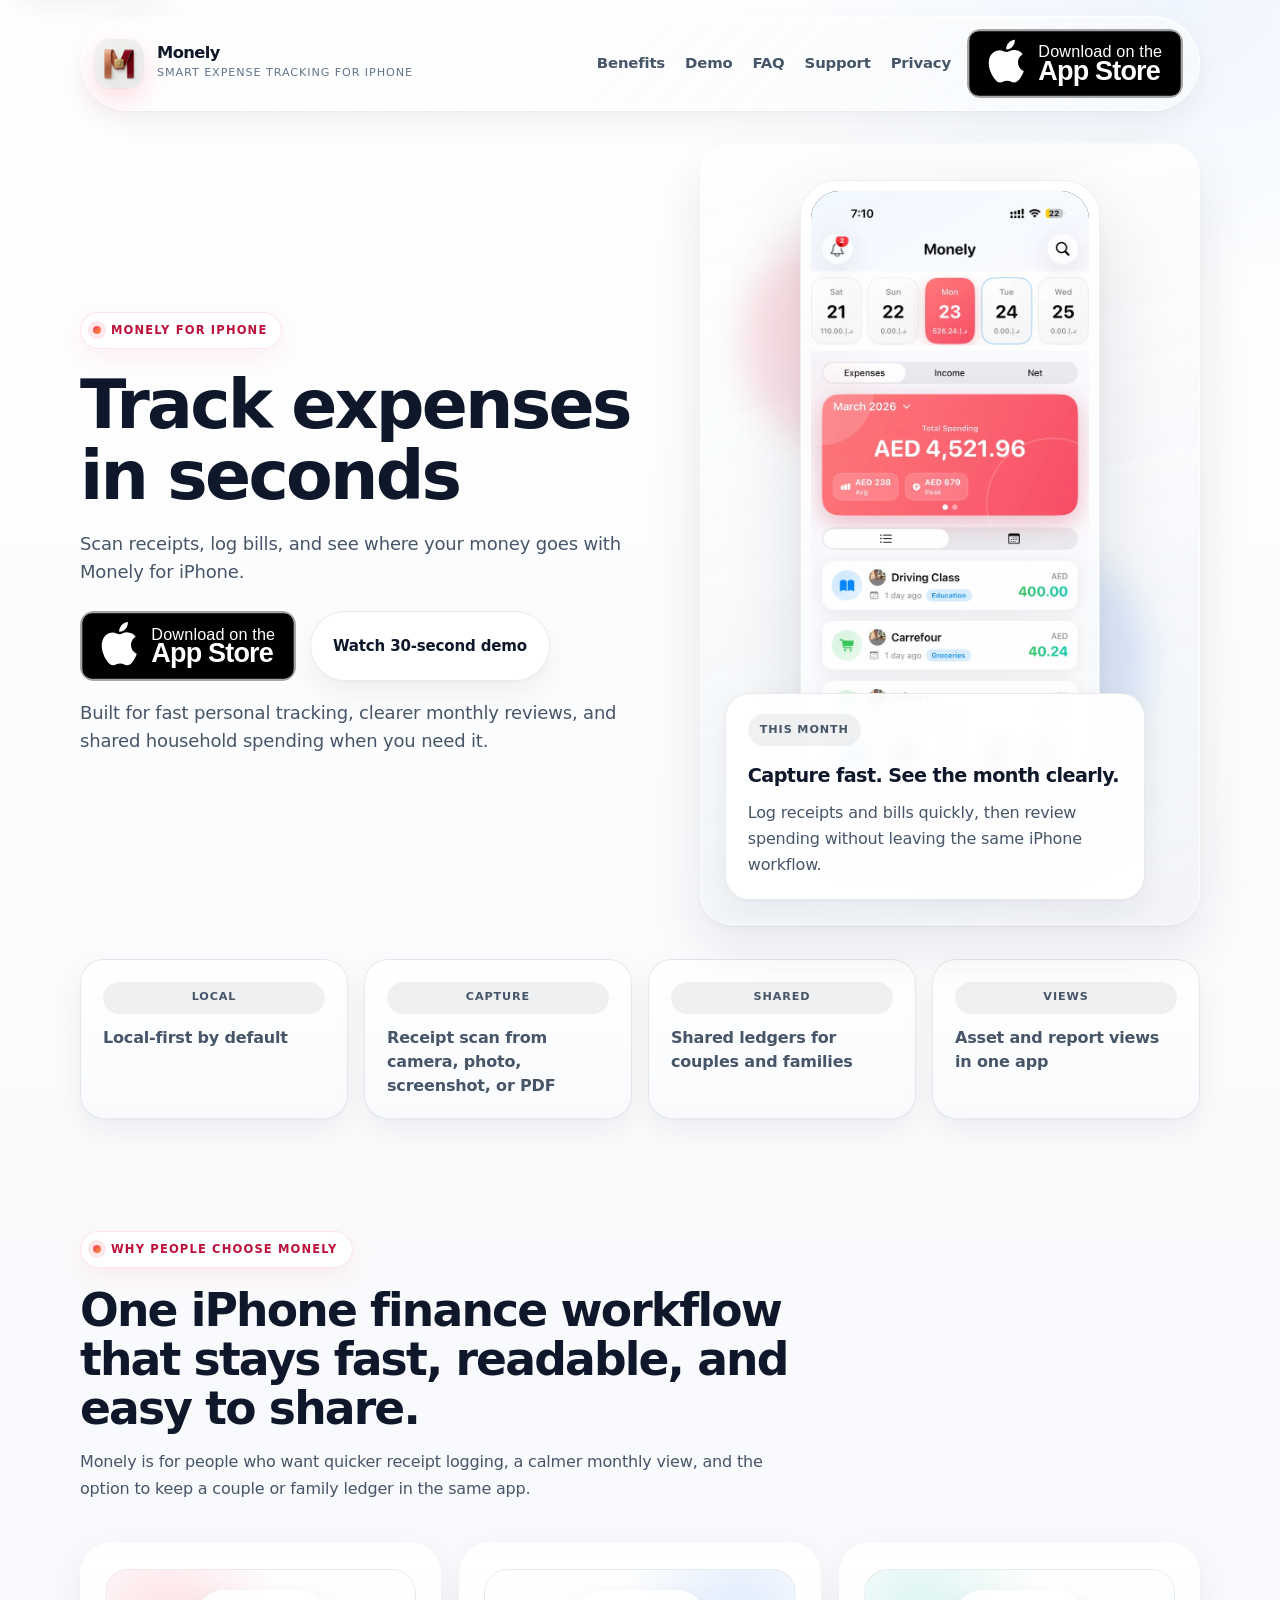
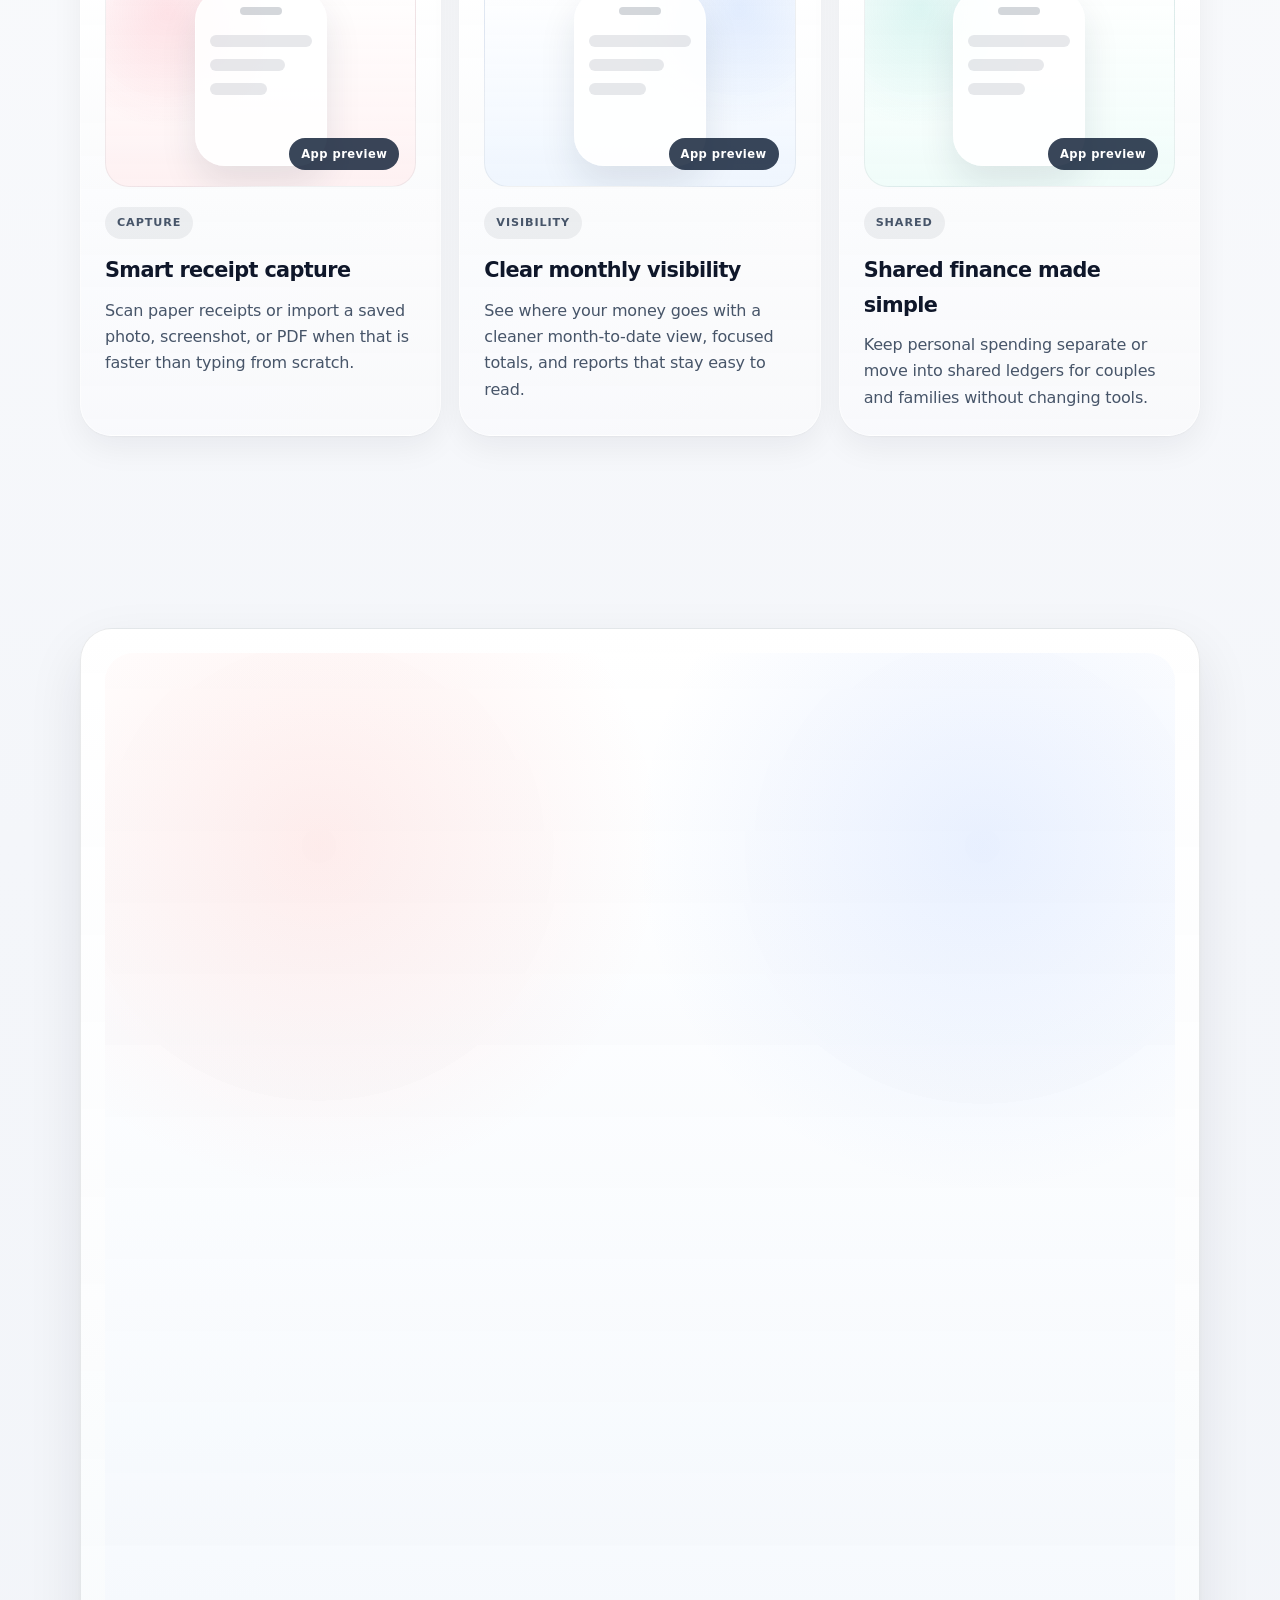
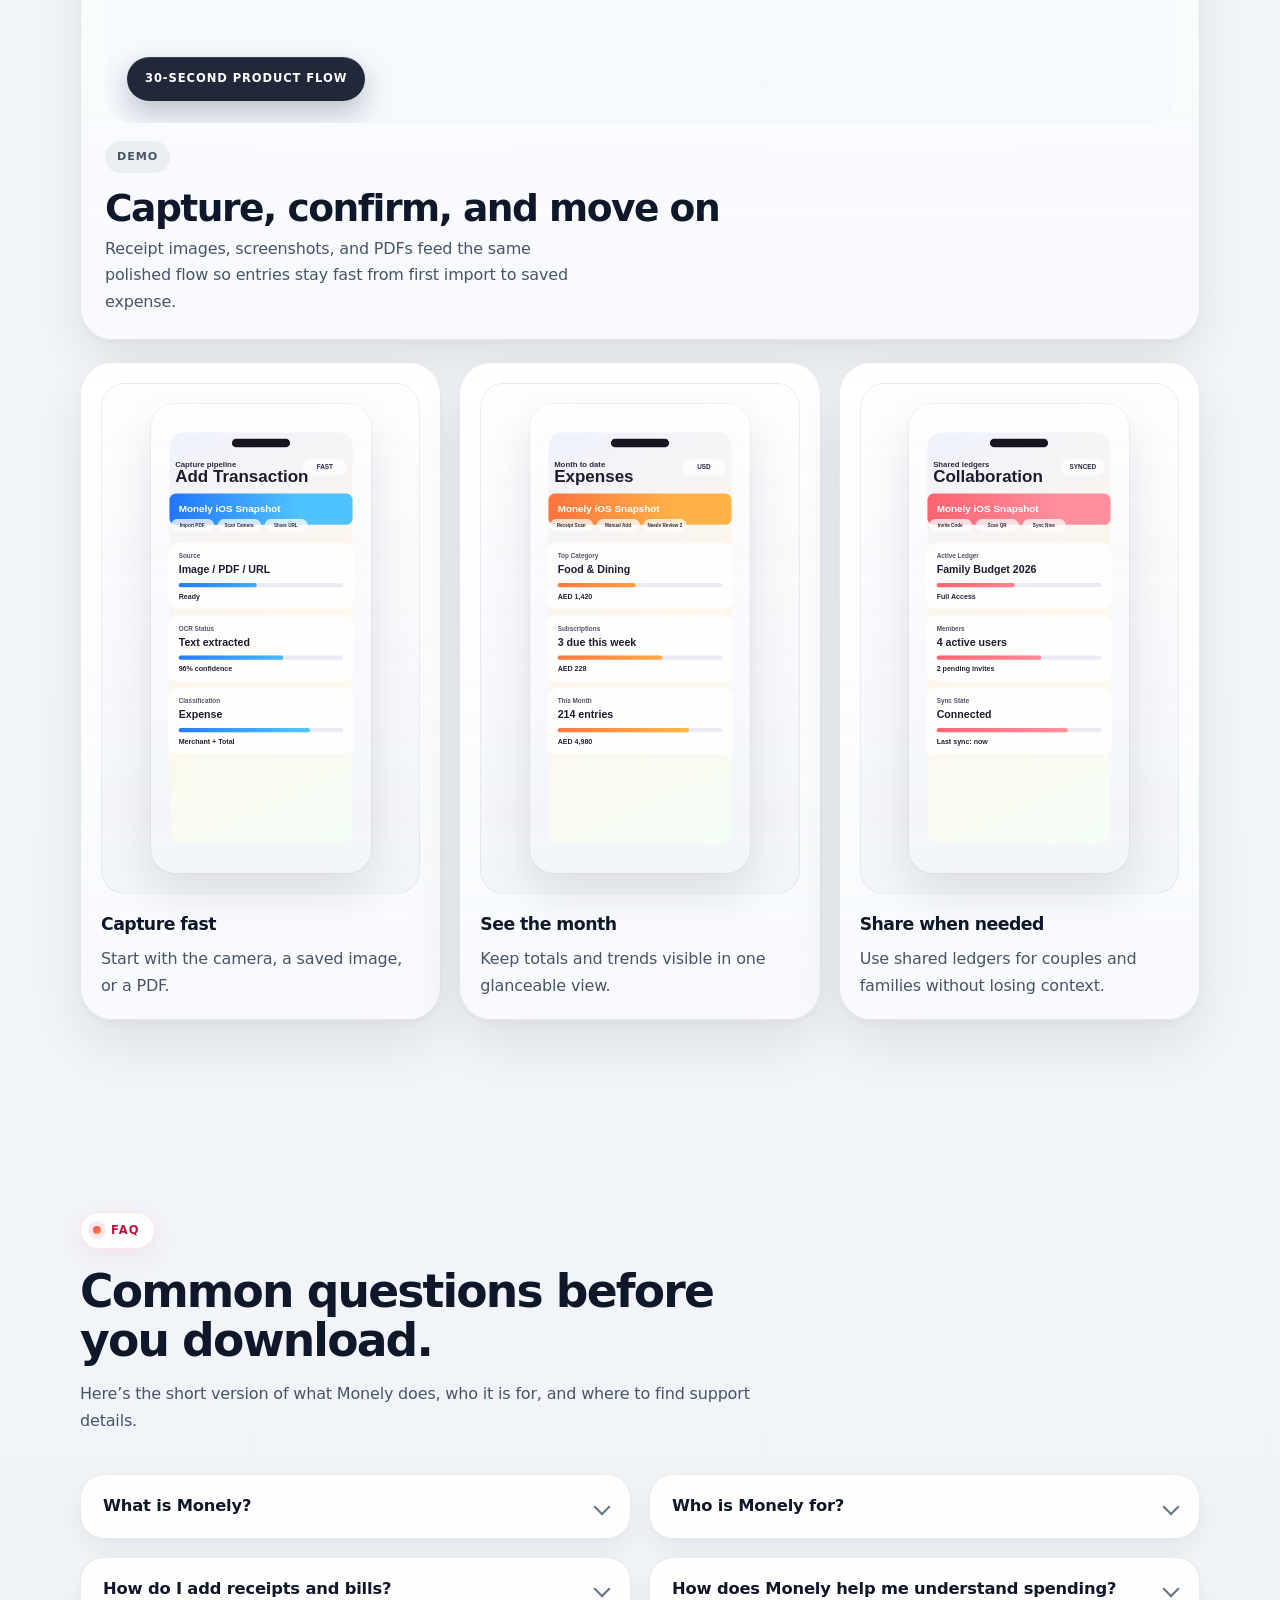
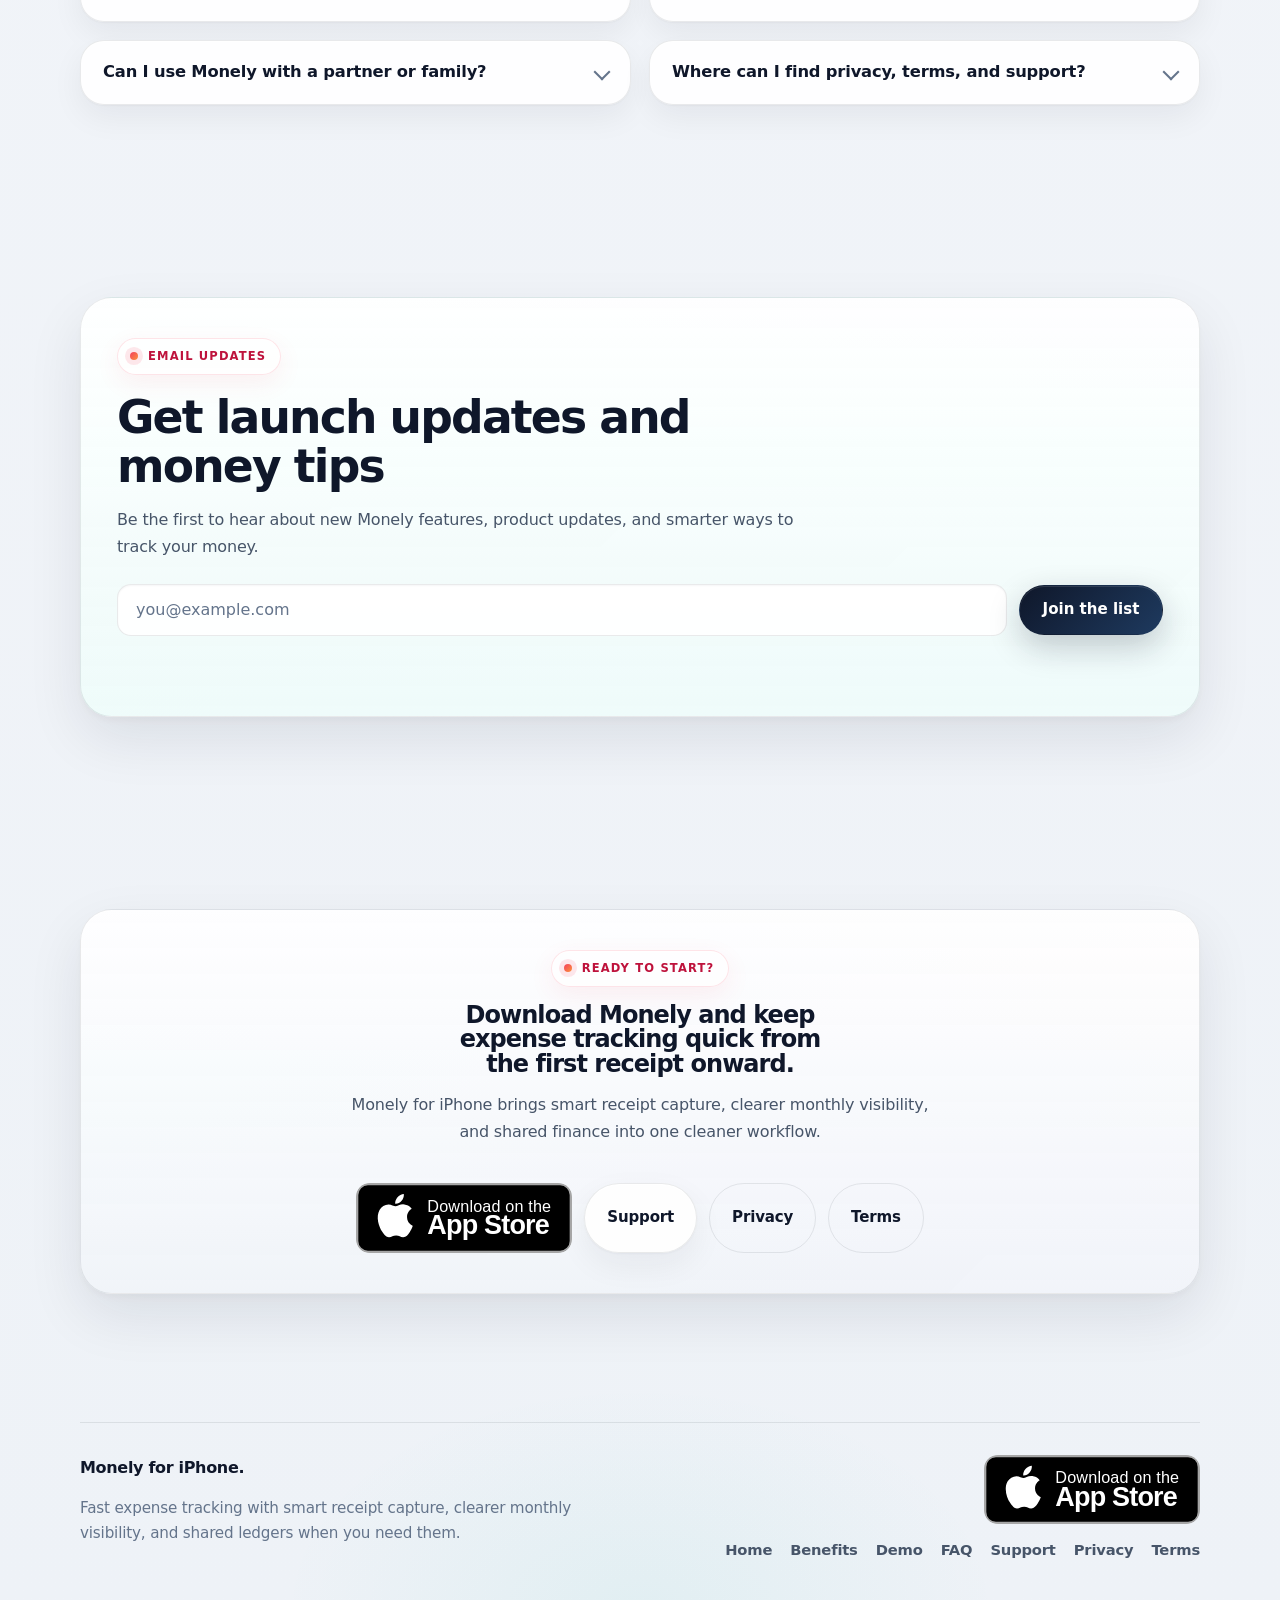
<file: index.html>
<!DOCTYPE html>
<html lang="en">
<head>
  <meta charset="UTF-8">
  <meta name="viewport" content="width=device-width, initial-scale=1.0">
  <title>Monely - Expense Tracker for iPhone</title>
  <meta name="description" content="Track expenses in seconds with Monely. Scan receipts, log bills, and see where your money goes with a clean, modern expense tracker for iPhone.">
  <meta name="robots" content="index,follow,max-image-preview:large">
  <meta name="referrer" content="strict-origin-when-cross-origin">
  <meta name="theme-color" content="#f4f6fa">
  <meta name="color-scheme" content="light">
  <meta name="author" content="Monely">
  <meta property="og:locale" content="en_US">
  <meta property="og:type" content="website">
  <meta property="og:site_name" content="Monely">
  <meta property="og:title" content="Monely - Expense Tracker for iPhone">
  <meta property="og:description" content="Track expenses in seconds with Monely. Scan receipts, log bills, and see where your money goes with a clean, modern expense tracker for iPhone.">
  <meta property="og:url" content="https://monelyapp.com/">
  <meta property="og:image" content="https://monelyapp.com/social-preview.png">
  <meta property="og:image:width" content="1200">
  <meta property="og:image:height" content="630">
  <meta property="og:image:alt" content="Monely preview card for the iPhone expense tracker.">
  <meta name="twitter:card" content="summary_large_image">
  <meta name="twitter:title" content="Monely - Expense Tracker for iPhone">
  <meta name="twitter:description" content="Track expenses in seconds with Monely. Scan receipts, log bills, and see where your money goes with a clean, modern expense tracker for iPhone.">
  <meta name="twitter:image" content="https://monelyapp.com/social-preview.png">
  <meta http-equiv="Content-Security-Policy" content="default-src 'self'; style-src 'self' https://fonts.googleapis.com; font-src https://fonts.gstatic.com; img-src 'self' data: https://www.google-analytics.com; script-src 'self' 'unsafe-inline' https://www.googletagmanager.com https://*.list-manage.com; connect-src 'self' https://www.google-analytics.com https://region1.google-analytics.com https://*.list-manage.com; base-uri 'self'; form-action 'self' https://*.list-manage.com; frame-ancestors 'none'">
  <link rel="canonical" href="https://monelyapp.com/">
  <link rel="icon" href="favicon.ico" sizes="any">
  <link rel="icon" href="favicon-32x32.png" type="image/png" sizes="32x32">
  <link rel="icon" href="favicon-16x16.png" type="image/png" sizes="16x16">
  <link rel="apple-touch-icon" href="apple-touch-icon.png">
  <link rel="manifest" href="site.webmanifest">
  <link rel="preconnect" href="https://fonts.googleapis.com">
  <link rel="preconnect" href="https://fonts.gstatic.com" crossorigin>
  <link href="https://fonts.googleapis.com/css2?family=Poppins:wght@400;500;600;700;800&amp;display=swap" rel="stylesheet">
  <link rel="stylesheet" href="styles.css">
  <script type="application/ld+json">
    {
      "@context": "https://schema.org",
      "@graph": [
        {
          "@type": "Organization",
          "name": "Monely",
          "url": "https://monelyapp.com/",
          "logo": "https://monelyapp.com/clipledger_landing_assets/app-icon.png"
        },
        {
          "@type": "SoftwareApplication",
          "name": "Monely",
          "applicationCategory": "FinanceApplication",
          "operatingSystem": "iOS",
          "url": "https://monelyapp.com/",
          "image": "https://monelyapp.com/social-preview.png",
          "description": "Monely helps you scan receipts, log bills, and see where your money goes with clearer monthly visibility and shared ledgers for couples or families."
        }
      ]
    }
  </script>
</head>
<body>
  <a class="skip-link" href="#main">Skip to content</a>

  <header class="site-header">
    <div class="container header-shell">
      <a class="brand" href="/">
        <span class="brand-mark">
          <img src="clipledger_landing_assets/app-icon.png" width="1024" height="1024" alt="Monely app icon">
        </span>
        <span class="brand-copy">
          <strong>Monely</strong>
          <span>Smart expense tracking for iPhone</span>
        </span>
      </a>

      <div class="header-actions">
        <nav class="topnav" aria-label="Primary">
          <a href="#benefits">Benefits</a>
          <a href="#demo">Demo</a>
          <a href="#faq">FAQ</a>
          <a href="support.html">Support</a>
          <a href="privacy.html">Privacy</a>
        </nav>
        <a class="app-store-link header-cta" data-app-store-link data-cta-location="header" href="#" aria-label="Download on the App Store">
          <span class="sr-only">Download on the App Store</span>
          <img src="clipledger_landing_assets/app-store-badge.svg" width="560" height="180" alt="">
        </a>
      </div>
    </div>
  </header>

  <main id="main">
    <section class="hero">
      <div class="container hero-grid">
        <div class="hero-copy">
          <span class="eyebrow">Monely for iPhone</span>
          <h1>Track expenses in seconds</h1>
          <p>Scan receipts, log bills, and see where your money goes with Monely for iPhone.</p>

          <div class="actions">
            <a class="app-store-link hero-store-cta" data-app-store-link data-cta-location="hero" href="#" aria-label="Download on the App Store">
              <span class="sr-only">Download on the App Store</span>
              <img src="clipledger_landing_assets/app-store-badge.svg" width="560" height="180" alt="">
            </a>
            <a class="button secondary" data-demo-trigger data-demo-location="hero" href="#demo">Watch 30-second demo</a>
          </div>
          <p class="hero-support">Built for fast personal tracking, clearer monthly reviews, and shared household spending when you need it.</p>
        </div>

        <div class="hero-visual">
          <div class="hero-glow hero-glow-coral"></div>
          <div class="hero-glow hero-glow-blue"></div>

          <figure class="hero-device">
            <img src="clipledger_landing_assets/hero-screen-spending.webp" width="620" height="1341" alt="Monely iPhone screen showing a spending overview and expense entries." fetchpriority="high">
          </figure>

          <div class="hero-summary-card">
            <span class="icon-chip">This month</span>
            <strong>Capture fast. See the month clearly.</strong>
            <p>Log receipts and bills quickly, then review spending without leaving the same iPhone workflow.</p>
          </div>
        </div>
      </div>

      <div class="container trust-strip" aria-label="Why Monely stands out">
        <article class="trust-point">
          <span class="icon-chip">Local</span>
          <p>Local-first by default</p>
        </article>
        <article class="trust-point">
          <span class="icon-chip">Capture</span>
          <p>Receipt scan from camera, photo, screenshot, or PDF</p>
        </article>
        <article class="trust-point">
          <span class="icon-chip">Shared</span>
          <p>Shared ledgers for couples and families</p>
        </article>
        <article class="trust-point">
          <span class="icon-chip">Views</span>
          <p>Asset and report views in one app</p>
        </article>
      </div>
    </section>

    <section class="section tight" id="benefits">
      <div class="container">
        <div class="section-head">
          <span class="eyebrow">Why people choose Monely</span>
          <h2>One iPhone finance workflow that stays fast, readable, and easy to share.</h2>
          <p>Monely is for people who want quicker receipt logging, a calmer monthly view, and the option to keep a couple or family ledger in the same app.</p>
        </div>

        <div class="feature-grid benefit-grid">
          <article class="feature-card benefit-card">
            <div class="benefit-card-media tone-coral" aria-hidden="true">
              <div class="benefit-card-device">
                <div class="benefit-card-device-notch"></div>
                <div class="benefit-card-device-line line-wide"></div>
                <div class="benefit-card-device-line line-mid"></div>
                <div class="benefit-card-device-line line-short"></div>
              </div>
              <span class="benefit-card-placeholder-label">App preview</span>
            </div>
            <span class="tag">Capture</span>
            <h3>Smart receipt capture</h3>
            <p>Scan paper receipts or import a saved photo, screenshot, or PDF when that is faster than typing from scratch.</p>
          </article>
          <article class="feature-card benefit-card">
            <div class="benefit-card-media tone-blue" aria-hidden="true">
              <div class="benefit-card-device">
                <div class="benefit-card-device-notch"></div>
                <div class="benefit-card-device-line line-wide"></div>
                <div class="benefit-card-device-line line-mid"></div>
                <div class="benefit-card-device-line line-short"></div>
              </div>
              <span class="benefit-card-placeholder-label">App preview</span>
            </div>
            <span class="tag">Visibility</span>
            <h3>Clear monthly visibility</h3>
            <p>See where your money goes with a cleaner month-to-date view, focused totals, and reports that stay easy to read.</p>
          </article>
          <article class="feature-card benefit-card">
            <div class="benefit-card-media tone-mint" aria-hidden="true">
              <div class="benefit-card-device">
                <div class="benefit-card-device-notch"></div>
                <div class="benefit-card-device-line line-wide"></div>
                <div class="benefit-card-device-line line-mid"></div>
                <div class="benefit-card-device-line line-short"></div>
              </div>
              <span class="benefit-card-placeholder-label">App preview</span>
            </div>
            <span class="tag">Shared</span>
            <h3>Shared finance made simple</h3>
            <p>Keep personal spending separate or move into shared ledgers for couples and families without changing tools.</p>
          </article>
        </div>
      </div>
    </section>

    <section class="section" id="demo">
      <div class="container demo-shell">
        <article class="demo-feature-card">
          <div class="demo-poster">
            <img src="clipledger_landing_assets/feature-showcase-capture-flow.png" width="840" height="840" alt="Monely product flow showing receipt capture, confirmation, and finance views across iPhone screens." loading="lazy" decoding="async">
            <button class="demo-play" type="button" data-demo-trigger data-demo-location="demo_card" aria-label="Play 30-second demo">
              30-second product flow
            </button>
          </div>
          <div class="demo-copy">
            <span class="icon-chip">Demo</span>
            <strong>Capture, confirm, and move on</strong>
            <p>Receipt images, screenshots, and PDFs feed the same polished flow so entries stay fast from first import to saved expense.</p>
          </div>
        </article>

        <div class="screenshot-strip" aria-label="Monely app highlights">
          <figure class="screenshot-card">
            <div class="screenshot-frame">
              <img src="clipledger_landing_assets/mockups/screen-add.svg" width="620" height="1320" alt="Monely add transaction screen showing fast receipt and document capture." loading="lazy" decoding="async">
            </div>
            <figcaption>
              <strong>Capture fast</strong>
              <p>Start with the camera, a saved image, or a PDF.</p>
            </figcaption>
          </figure>
          <figure class="screenshot-card">
            <div class="screenshot-frame">
              <img src="clipledger_landing_assets/mockups/screen-expenses.svg" width="620" height="1320" alt="Monely expenses screen showing monthly spending visibility." loading="lazy" decoding="async">
            </div>
            <figcaption>
              <strong>See the month</strong>
              <p>Keep totals and trends visible in one glanceable view.</p>
            </figcaption>
          </figure>
          <figure class="screenshot-card">
            <div class="screenshot-frame">
              <img src="clipledger_landing_assets/mockups/screen-collab.svg" width="620" height="1320" alt="Monely shared ledger screen for couples and families." loading="lazy" decoding="async">
            </div>
            <figcaption>
              <strong>Share when needed</strong>
              <p>Use shared ledgers for couples and families without losing context.</p>
            </figcaption>
          </figure>
        </div>
      </div>
    </section>

    <section class="section" id="faq">
      <div class="container">
        <div class="section-head">
          <span class="eyebrow">FAQ</span>
          <h2>Common questions before you download.</h2>
          <p>Here&rsquo;s the short version of what Monely does, who it is for, and where to find support details.</p>
        </div>

        <div class="faq-grid">
          <details class="faq-item">
            <summary>What is Monely?</summary>
            <p>Monely is an iPhone expense tracker built for fast receipt capture, bill logging, and clearer monthly visibility in one app.</p>
          </details>
          <details class="faq-item">
            <summary>Who is Monely for?</summary>
            <p>It fits solo tracking, shared household spending, and couples or families who want one calmer place to manage everyday finance.</p>
          </details>
          <details class="faq-item">
            <summary>How do I add receipts and bills?</summary>
            <p>Use the camera for paper receipts, or import a saved photo, screenshot, or PDF so everything enters the same capture flow on iPhone.</p>
          </details>
          <details class="faq-item">
            <summary>How does Monely help me understand spending?</summary>
            <p>Monely keeps month-to-date spending, focused reports, and underlying entries close together so you can see what changed without digging around.</p>
          </details>
          <details class="faq-item">
            <summary>Can I use Monely with a partner or family?</summary>
            <p>Yes. Shared ledgers are built for couples and families that want one shared finance view while keeping the workflow simple.</p>
          </details>
          <details class="faq-item">
            <summary>Where can I find privacy, terms, and support?</summary>
            <p>Use the dedicated pages on this site: the <a href="privacy.html">privacy policy</a>, <a href="terms.html">terms</a>, and <a href="support.html">support</a> page.</p>
          </details>
        </div>
      </div>
    </section>

    <section class="section">
      <div class="container email-capture-shell">
        <div class="section-head">
          <span class="eyebrow">Email updates</span>
          <h2>Get launch updates and money tips</h2>
          <p>Be the first to hear about new Monely features, product updates, and smarter ways to track your money.</p>
        </div>

        <form class="email-capture-form" data-email-capture-form novalidate>
          <label class="sr-only" for="email-capture-input">Email address</label>
          <input
            id="email-capture-input"
            data-email-capture-input
            type="email"
            name="email"
            placeholder="you@example.com"
            autocomplete="email"
            required
          >
          <button class="button primary" data-email-capture-submit type="submit">Join the list</button>
        </form>
        <p class="email-capture-status" data-email-capture-status role="status" aria-live="polite"></p>
      </div>
    </section>

    <section class="section">
      <div class="container cta-shell final-cta-shell">
        <span class="eyebrow">Ready to start?</span>
        <h2>Download Monely and keep expense tracking quick from the first receipt onward.</h2>
        <p>Monely for iPhone brings smart receipt capture, clearer monthly visibility, and shared finance into one cleaner workflow.</p>
        <div class="link-cluster actions center">
          <a class="app-store-link final-store-cta" data-app-store-link data-cta-location="final_cta" href="#" aria-label="Download on the App Store">
            <span class="sr-only">Download on the App Store</span>
            <img src="clipledger_landing_assets/app-store-badge.svg" width="560" height="180" alt="">
          </a>
          <a class="button secondary" href="support.html">Support</a>
          <a class="button ghost" href="privacy.html">Privacy</a>
          <a class="button ghost" href="terms.html">Terms</a>
        </div>
      </div>
    </section>
  </main>

  <footer class="footer">
    <div class="container footer-shell">
      <div class="footer-copy">
        <strong>Monely for iPhone.</strong>
        <p>Fast expense tracking with smart receipt capture, clearer monthly visibility, and shared ledgers when you need them.</p>
      </div>

      <div class="footer-actions">
        <a class="app-store-link footer-app-button" data-app-store-link data-cta-location="footer" href="#" aria-label="Download on the App Store">
          <span class="sr-only">Download on the App Store</span>
          <img src="clipledger_landing_assets/app-store-badge.svg" width="560" height="180" alt="">
        </a>
        <nav class="footer-links" aria-label="Footer">
          <a href="/">Home</a>
          <a href="#benefits">Benefits</a>
          <a href="#demo">Demo</a>
          <a href="#faq">FAQ</a>
          <a href="support.html">Support</a>
          <a href="privacy.html">Privacy</a>
          <a href="terms.html">Terms</a>
        </nav>
      </div>
    </div>
  </footer>

  <script src="site-config.js"></script>
  <script src="site.js"></script>
</body>
</html>
</file>
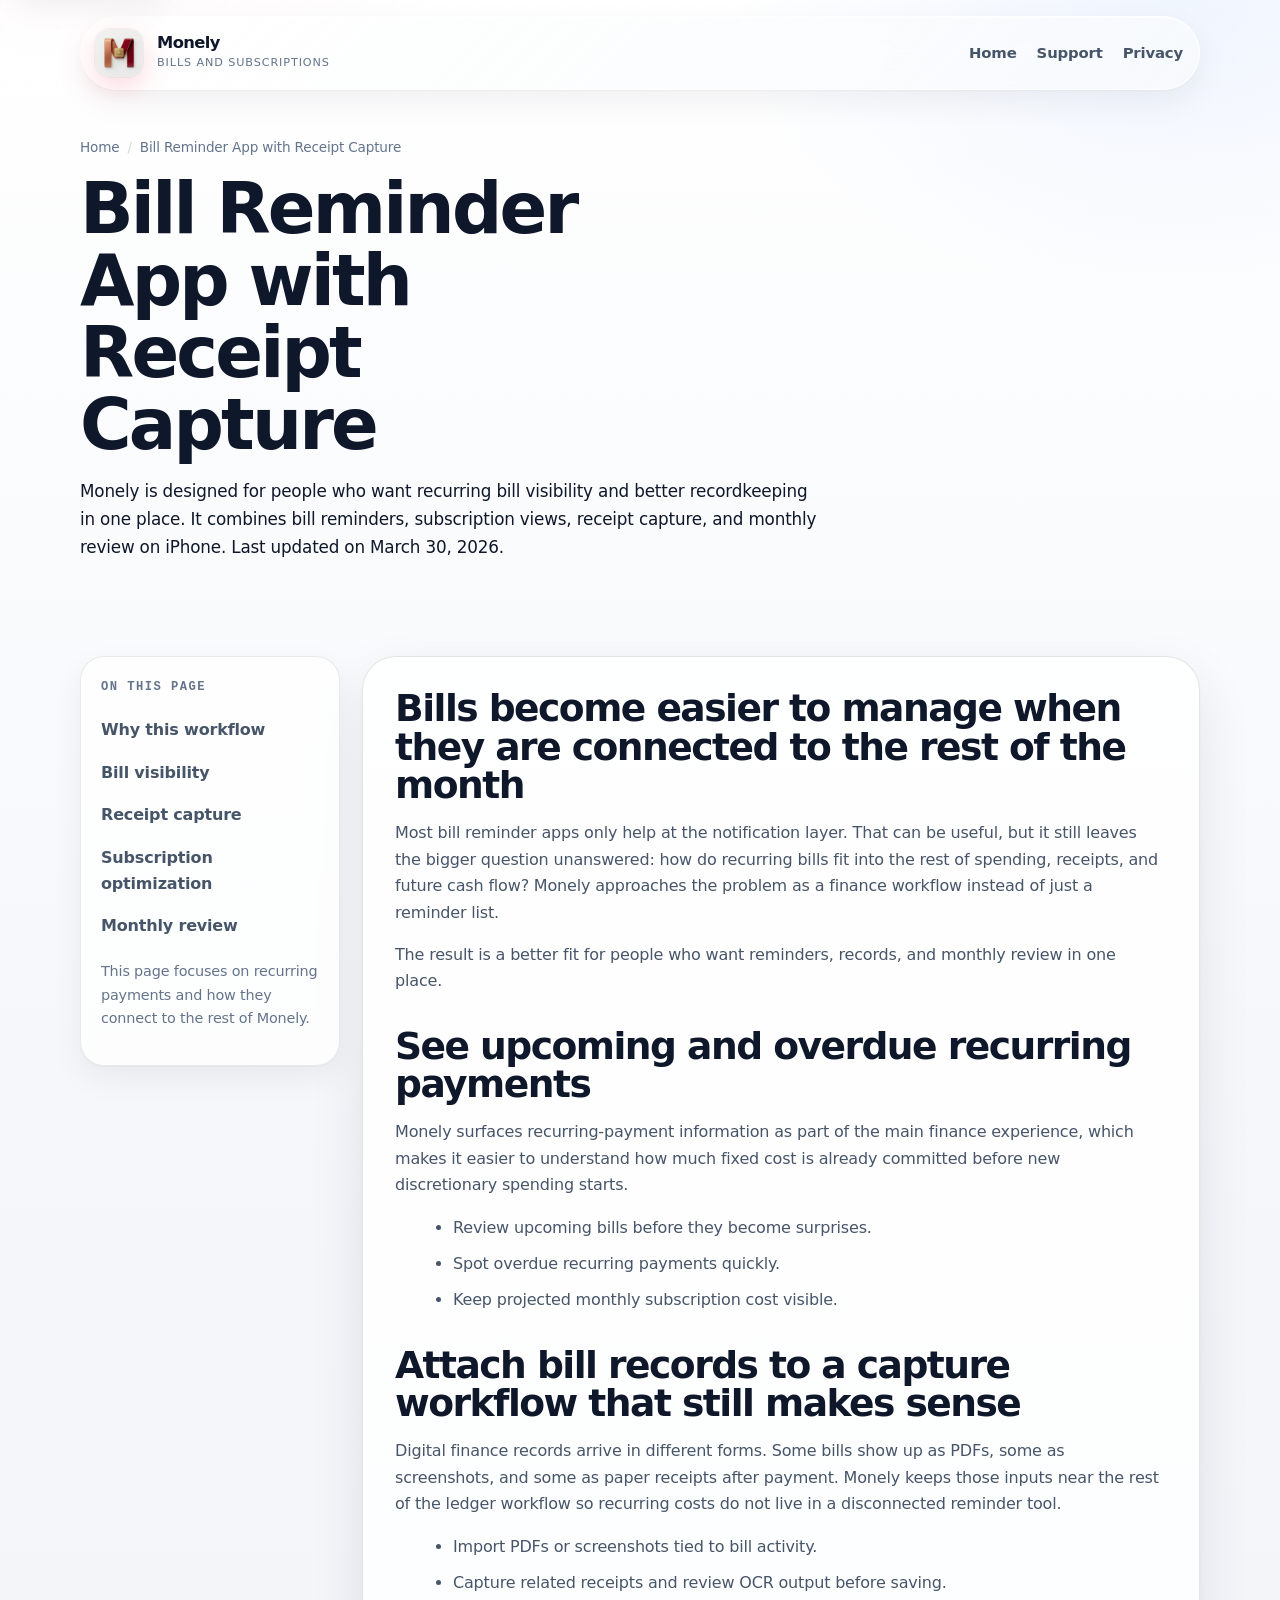
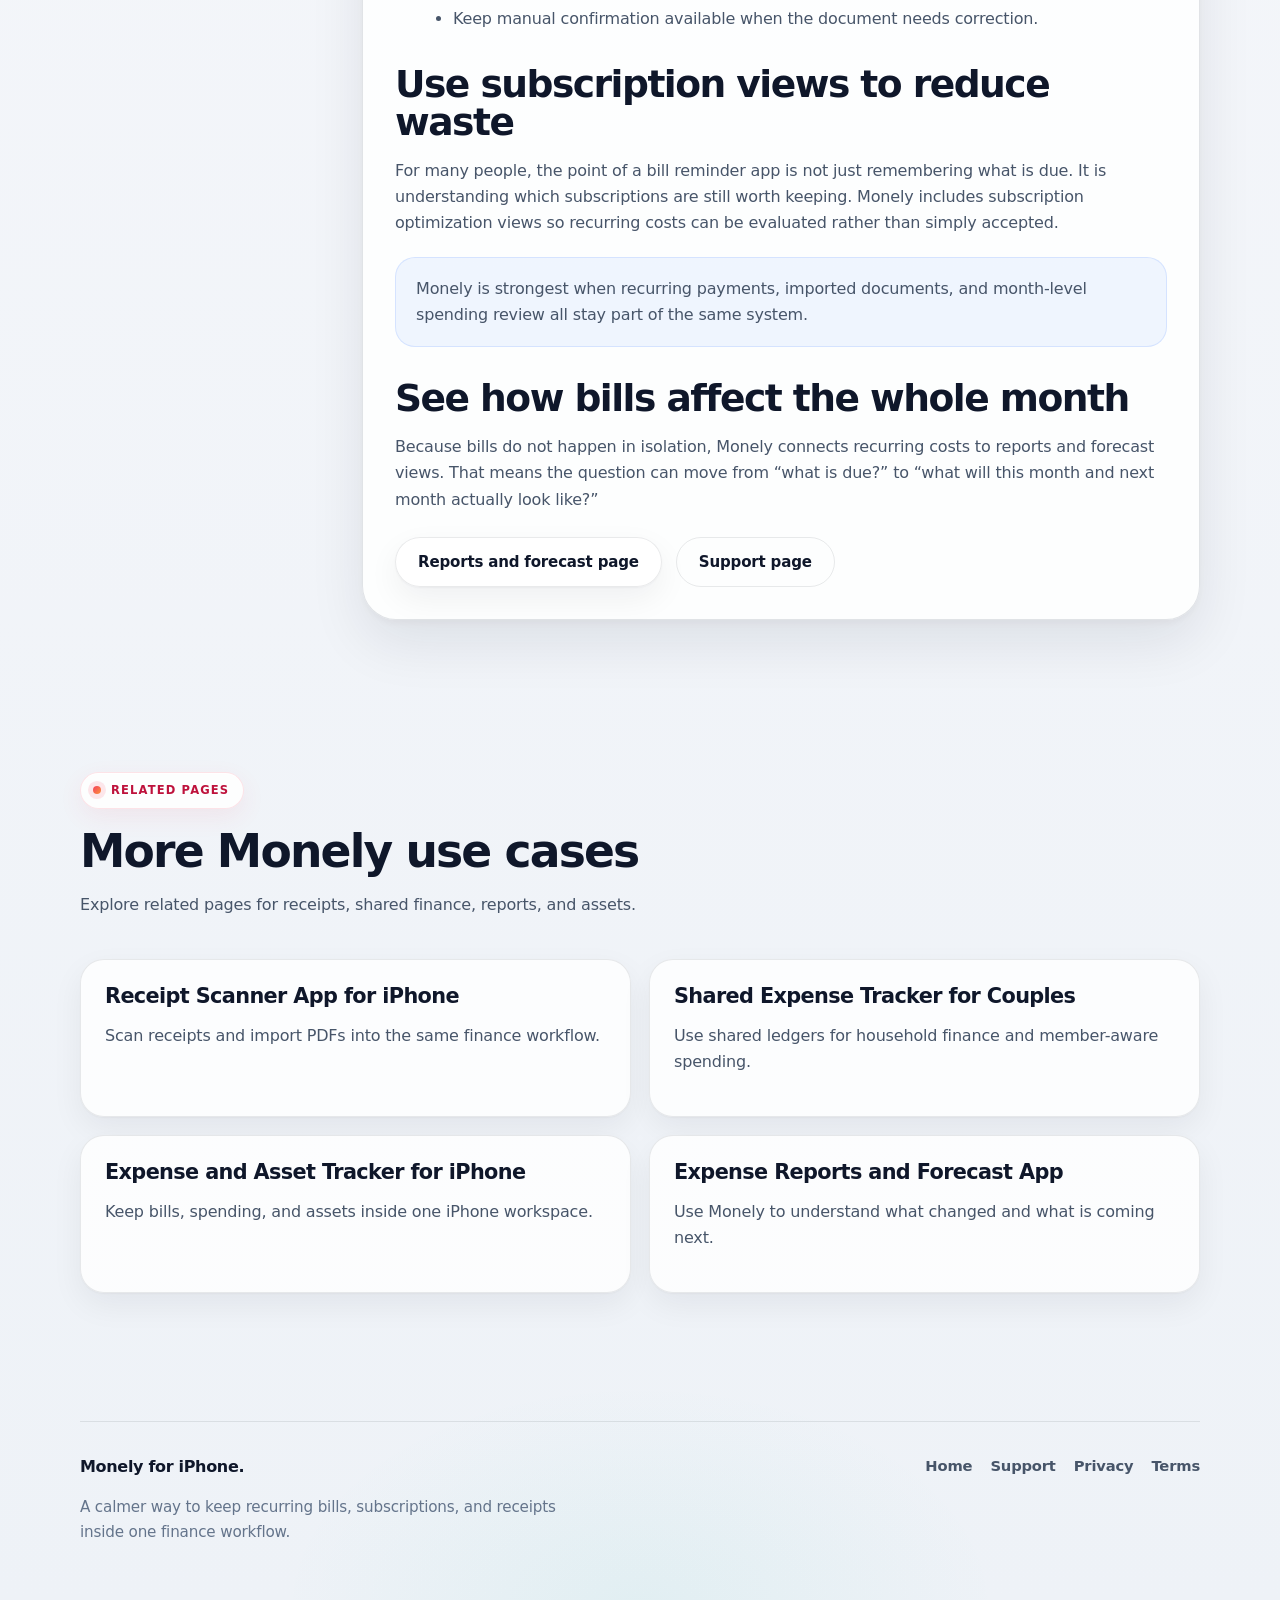
<file: bill-reminder-app-with-receipt-capture.html>
<!DOCTYPE html>
<html lang="en">
<head>
  <meta charset="UTF-8">
  <meta name="viewport" content="width=device-width, initial-scale=1.0">
  <title>Bill Reminder App with Receipt Capture | Monely</title>
  <meta name="description" content="Monely combines bill reminders, recurring payment views, receipt capture, and monthly finance tracking in one iPhone workflow.">
  <meta name="robots" content="index,follow,max-image-preview:large">
  <meta name="referrer" content="strict-origin-when-cross-origin">
  <meta name="theme-color" content="#fff8f2">
  <meta property="og:type" content="article">
  <meta property="og:site_name" content="Monely">
  <meta property="og:title" content="Bill Reminder App with Receipt Capture | Monely">
  <meta property="og:description" content="Track recurring bills, upcoming subscriptions, imported receipts, and monthly cash flow on iPhone with Monely.">
  <meta property="og:url" content="https://monelyapp.com/bill-reminder-app-with-receipt-capture.html">
  <meta property="og:image" content="https://monelyapp.com/social-preview.png">
  <meta name="twitter:card" content="summary_large_image">
  <meta name="twitter:title" content="Bill Reminder App with Receipt Capture | Monely">
  <meta name="twitter:description" content="Track recurring bills, upcoming subscriptions, imported receipts, and monthly cash flow on iPhone with Monely.">
  <meta name="twitter:image" content="https://monelyapp.com/social-preview.png">
  <meta http-equiv="Content-Security-Policy" content="default-src 'self'; style-src 'self' https://fonts.googleapis.com; font-src https://fonts.gstatic.com; img-src 'self' data: https://www.google-analytics.com; script-src 'self' 'unsafe-inline' https://www.googletagmanager.com https://*.list-manage.com; connect-src 'self' https://www.google-analytics.com https://region1.google-analytics.com https://*.list-manage.com; base-uri 'self'; form-action 'self' https://*.list-manage.com; frame-ancestors 'none'">
  <link rel="canonical" href="https://monelyapp.com/bill-reminder-app-with-receipt-capture.html">
  <link rel="icon" href="favicon.ico" sizes="any">
  <link rel="icon" href="favicon-32x32.png" type="image/png" sizes="32x32">
  <link rel="icon" href="favicon-16x16.png" type="image/png" sizes="16x16">
  <link rel="apple-touch-icon" href="apple-touch-icon.png">
  <link rel="manifest" href="site.webmanifest">
  <link rel="preconnect" href="https://fonts.googleapis.com">
  <link rel="preconnect" href="https://fonts.gstatic.com" crossorigin>
  <link href="https://fonts.googleapis.com/css2?family=Poppins:wght@400;500;600;700;800&amp;display=swap" rel="stylesheet">
  <link rel="stylesheet" href="styles.css">
</head>
<body>
  <a class="skip-link" href="#main">Skip to content</a>

  <header class="site-header">
    <div class="container header-shell">
      <a class="brand" href="/">
        <span class="brand-mark">
          <img src="clipledger_landing_assets/app-icon.png" width="1024" height="1024" alt="Monely app icon">
        </span>
        <span class="brand-copy">
          <strong>Monely</strong>
          <span>Bills and subscriptions</span>
        </span>
      </a>

      <nav class="topnav" aria-label="Primary">
        <a href="/">Home</a>
        <a href="support.html">Support</a>
        <a href="privacy.html">Privacy</a>
      </nav>
    </div>
  </header>

  <main id="main">
    <section class="page-hero">
      <div class="container">
        <div class="breadcrumbs">
          <a href="/">Home</a>
          <span aria-hidden="true">/</span>
          <span>Bill Reminder App with Receipt Capture</span>
        </div>
        <h1>Bill Reminder App with Receipt Capture</h1>
        <p>Monely is designed for people who want recurring bill visibility and better recordkeeping in one place. It combines bill reminders, subscription views, receipt capture, and monthly review on iPhone. Last updated on March 30, 2026.</p>
      </div>
    </section>

    <section class="section tight">
      <div class="container page-layout">
        <aside class="page-nav" aria-label="On this page">
          <h2>On This Page</h2>
          <a href="#overview">Why this workflow</a>
          <a href="#bill-visibility">Bill visibility</a>
          <a href="#receipt-link">Receipt capture</a>
          <a href="#optimization">Subscription optimization</a>
          <a href="#monthly-review">Monthly review</a>
          <p class="toc-note">This page focuses on recurring payments and how they connect to the rest of Monely.</p>
        </aside>

        <article class="prose">
          <h2 id="overview">Bills become easier to manage when they are connected to the rest of the month</h2>
          <p>Most bill reminder apps only help at the notification layer. That can be useful, but it still leaves the bigger question unanswered: how do recurring bills fit into the rest of spending, receipts, and future cash flow? Monely approaches the problem as a finance workflow instead of just a reminder list.</p>
          <p>The result is a better fit for people who want reminders, records, and monthly review in one place.</p>

          <h2 id="bill-visibility">See upcoming and overdue recurring payments</h2>
          <p>Monely surfaces recurring-payment information as part of the main finance experience, which makes it easier to understand how much fixed cost is already committed before new discretionary spending starts.</p>
          <ul>
            <li>Review upcoming bills before they become surprises.</li>
            <li>Spot overdue recurring payments quickly.</li>
            <li>Keep projected monthly subscription cost visible.</li>
          </ul>

          <h2 id="receipt-link">Attach bill records to a capture workflow that still makes sense</h2>
          <p>Digital finance records arrive in different forms. Some bills show up as PDFs, some as screenshots, and some as paper receipts after payment. Monely keeps those inputs near the rest of the ledger workflow so recurring costs do not live in a disconnected reminder tool.</p>
          <ul>
            <li>Import PDFs or screenshots tied to bill activity.</li>
            <li>Capture related receipts and review OCR output before saving.</li>
            <li>Keep manual confirmation available when the document needs correction.</li>
          </ul>

          <h2 id="optimization">Use subscription views to reduce waste</h2>
          <p>For many people, the point of a bill reminder app is not just remembering what is due. It is understanding which subscriptions are still worth keeping. Monely includes subscription optimization views so recurring costs can be evaluated rather than simply accepted.</p>

          <div class="notice-box">
            Monely is strongest when recurring payments, imported documents, and month-level spending review all stay part of the same system.
          </div>

          <h2 id="monthly-review">See how bills affect the whole month</h2>
          <p>Because bills do not happen in isolation, Monely connects recurring costs to reports and forecast views. That means the question can move from “what is due?” to “what will this month and next month actually look like?”</p>
          <div class="actions">
            <a class="button secondary" href="expense-reports-and-forecast-app.html">Reports and forecast page</a>
            <a class="button ghost" href="support.html">Support page</a>
          </div>
        </article>
      </div>
    </section>

    <section class="section tight">
      <div class="container">
        <div class="section-head">
          <span class="eyebrow">Related pages</span>
          <h2>More Monely use cases</h2>
          <p>Explore related pages for receipts, shared finance, reports, and assets.</p>
        </div>

        <div class="support-grid">
          <article class="support-card">
            <h2><a href="receipt-scanner-app-for-iphone.html">Receipt Scanner App for iPhone</a></h2>
            <p>Scan receipts and import PDFs into the same finance workflow.</p>
          </article>
          <article class="support-card">
            <h2><a href="shared-expense-tracker-for-couples.html">Shared Expense Tracker for Couples</a></h2>
            <p>Use shared ledgers for household finance and member-aware spending.</p>
          </article>
          <article class="support-card">
            <h2><a href="expense-and-asset-tracker-for-iphone.html">Expense and Asset Tracker for iPhone</a></h2>
            <p>Keep bills, spending, and assets inside one iPhone workspace.</p>
          </article>
          <article class="support-card">
            <h2><a href="expense-reports-and-forecast-app.html">Expense Reports and Forecast App</a></h2>
            <p>Use Monely to understand what changed and what is coming next.</p>
          </article>
        </div>
      </div>
    </section>
  </main>

  <footer class="footer">
    <div class="container footer-shell">
      <div class="footer-copy">
        <strong>Monely for iPhone.</strong>
        <p>A calmer way to keep recurring bills, subscriptions, and receipts inside one finance workflow.</p>
      </div>

      <nav class="footer-links" aria-label="Footer">
        <a href="/">Home</a>
        <a href="support.html">Support</a>
        <a href="privacy.html">Privacy</a>
        <a href="terms.html">Terms</a>
      </nav>
    </div>
  </footer>
  <script src="site-config.js"></script>
  <script src="site.js"></script>
</body>
</html>
</file>
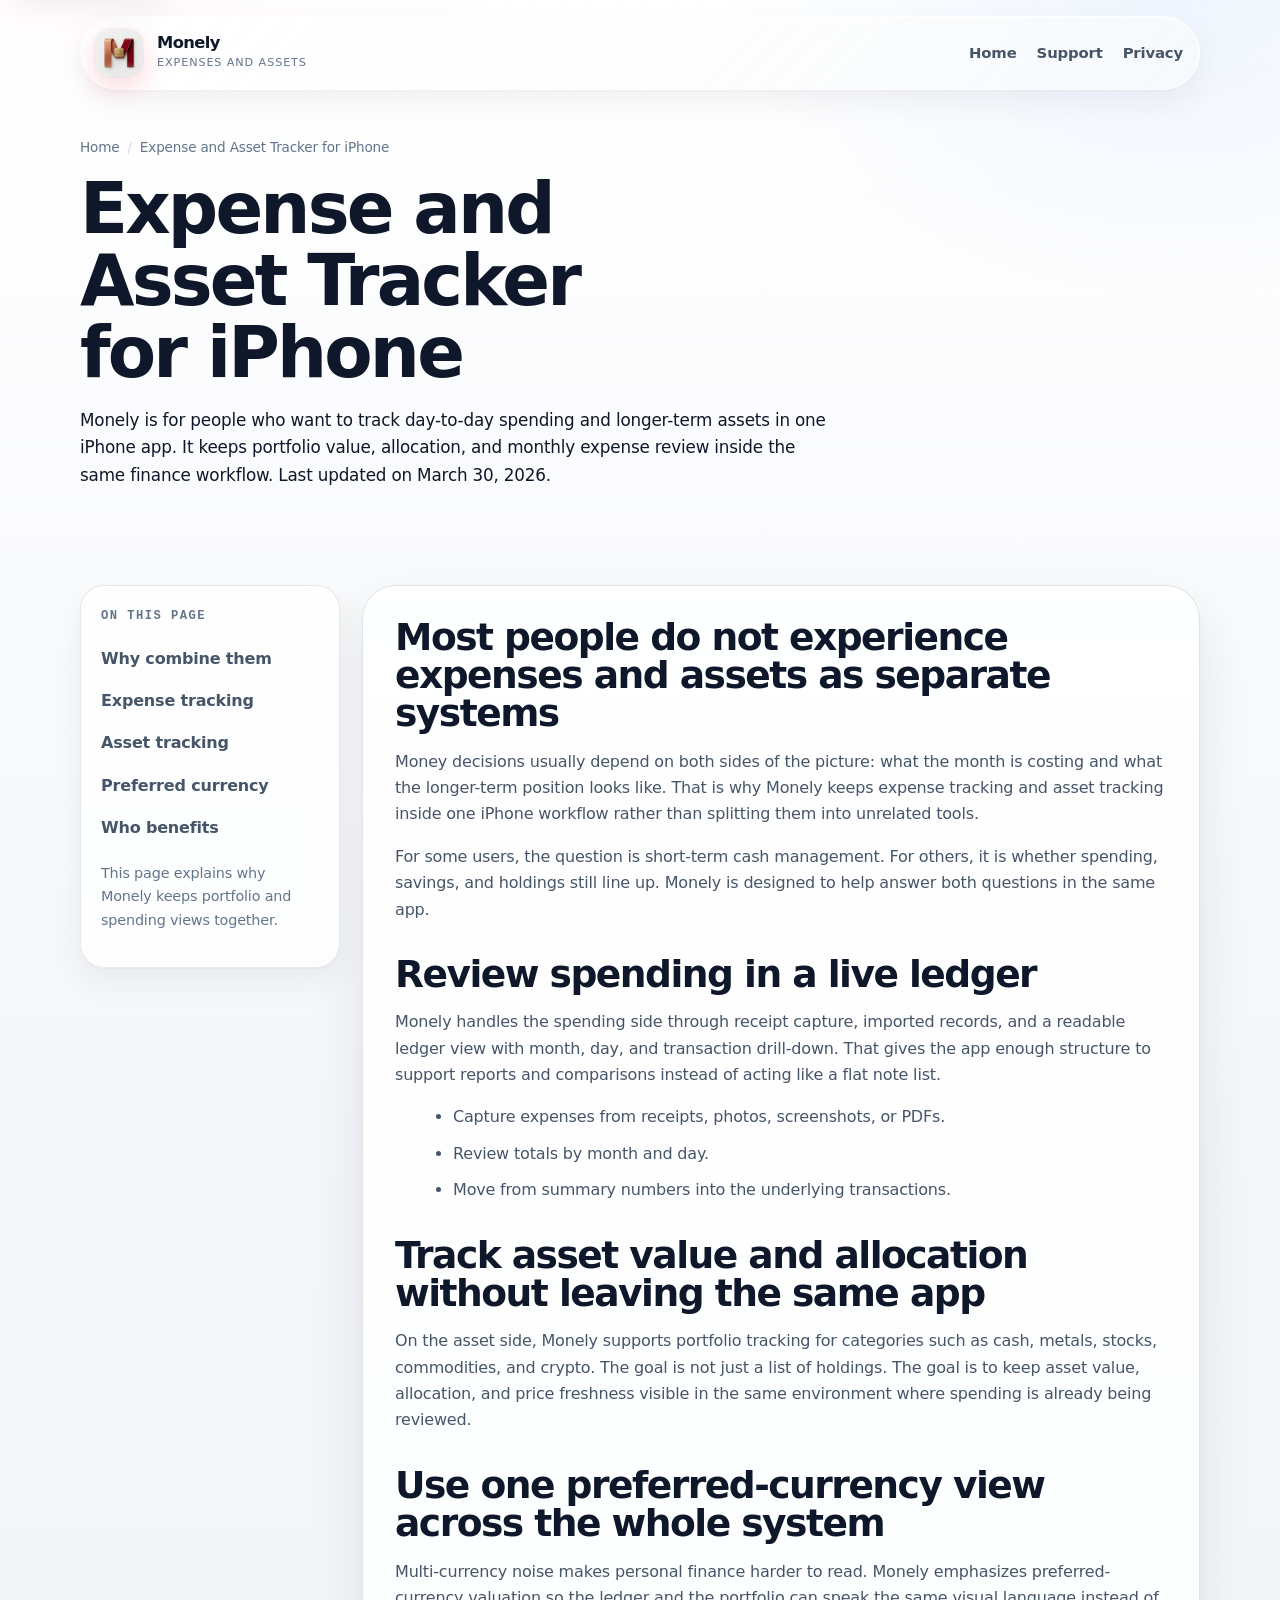
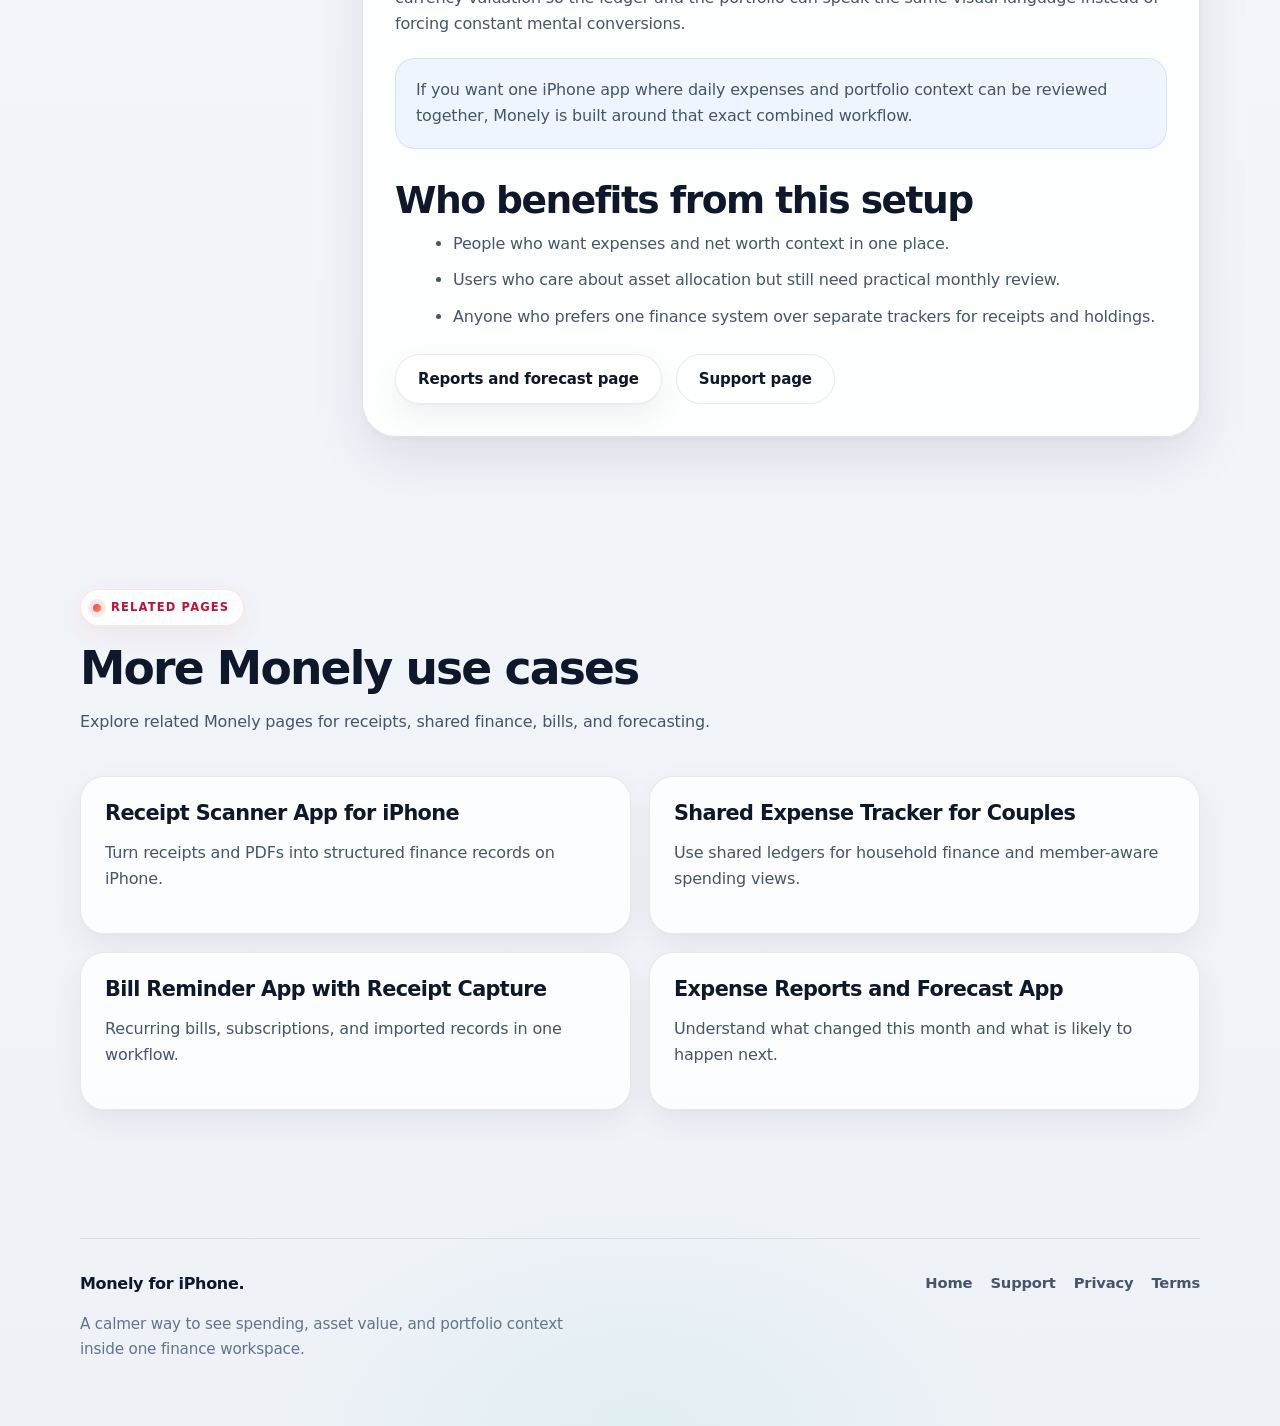
<file: expense-and-asset-tracker-for-iphone.html>
<!DOCTYPE html>
<html lang="en">
<head>
  <meta charset="UTF-8">
  <meta name="viewport" content="width=device-width, initial-scale=1.0">
  <title>Expense and Asset Tracker for iPhone | Monely</title>
  <meta name="description" content="Monely combines expense tracking and asset tracking on iPhone so spending, portfolio value, allocation, and monthly review stay in one app.">
  <meta name="robots" content="index,follow,max-image-preview:large">
  <meta name="referrer" content="strict-origin-when-cross-origin">
  <meta name="theme-color" content="#fff8f2">
  <meta property="og:type" content="article">
  <meta property="og:site_name" content="Monely">
  <meta property="og:title" content="Expense and Asset Tracker for iPhone | Monely">
  <meta property="og:description" content="Track spending and asset value together on iPhone with reports, preferred-currency valuation, and one connected finance workflow.">
  <meta property="og:url" content="https://monelyapp.com/expense-and-asset-tracker-for-iphone.html">
  <meta property="og:image" content="https://monelyapp.com/social-preview.png">
  <meta name="twitter:card" content="summary_large_image">
  <meta name="twitter:title" content="Expense and Asset Tracker for iPhone | Monely">
  <meta name="twitter:description" content="Track spending and asset value together on iPhone with reports, preferred-currency valuation, and one connected finance workflow.">
  <meta name="twitter:image" content="https://monelyapp.com/social-preview.png">
  <meta http-equiv="Content-Security-Policy" content="default-src 'self'; style-src 'self' https://fonts.googleapis.com; font-src https://fonts.gstatic.com; img-src 'self' data: https://www.google-analytics.com; script-src 'self' 'unsafe-inline' https://www.googletagmanager.com https://*.list-manage.com; connect-src 'self' https://www.google-analytics.com https://region1.google-analytics.com https://*.list-manage.com; base-uri 'self'; form-action 'self' https://*.list-manage.com; frame-ancestors 'none'">
  <link rel="canonical" href="https://monelyapp.com/expense-and-asset-tracker-for-iphone.html">
  <link rel="icon" href="favicon.ico" sizes="any">
  <link rel="icon" href="favicon-32x32.png" type="image/png" sizes="32x32">
  <link rel="icon" href="favicon-16x16.png" type="image/png" sizes="16x16">
  <link rel="apple-touch-icon" href="apple-touch-icon.png">
  <link rel="manifest" href="site.webmanifest">
  <link rel="preconnect" href="https://fonts.googleapis.com">
  <link rel="preconnect" href="https://fonts.gstatic.com" crossorigin>
  <link href="https://fonts.googleapis.com/css2?family=Poppins:wght@400;500;600;700;800&amp;display=swap" rel="stylesheet">
  <link rel="stylesheet" href="styles.css">
</head>
<body>
  <a class="skip-link" href="#main">Skip to content</a>

  <header class="site-header">
    <div class="container header-shell">
      <a class="brand" href="/">
        <span class="brand-mark">
          <img src="clipledger_landing_assets/app-icon.png" width="1024" height="1024" alt="Monely app icon">
        </span>
        <span class="brand-copy">
          <strong>Monely</strong>
          <span>Expenses and assets</span>
        </span>
      </a>

      <nav class="topnav" aria-label="Primary">
        <a href="/">Home</a>
        <a href="support.html">Support</a>
        <a href="privacy.html">Privacy</a>
      </nav>
    </div>
  </header>

  <main id="main">
    <section class="page-hero">
      <div class="container">
        <div class="breadcrumbs">
          <a href="/">Home</a>
          <span aria-hidden="true">/</span>
          <span>Expense and Asset Tracker for iPhone</span>
        </div>
        <h1>Expense and Asset Tracker for iPhone</h1>
        <p>Monely is for people who want to track day-to-day spending and longer-term assets in one iPhone app. It keeps portfolio value, allocation, and monthly expense review inside the same finance workflow. Last updated on March 30, 2026.</p>
      </div>
    </section>

    <section class="section tight">
      <div class="container page-layout">
        <aside class="page-nav" aria-label="On this page">
          <h2>On This Page</h2>
          <a href="#overview">Why combine them</a>
          <a href="#spending">Expense tracking</a>
          <a href="#assets">Asset tracking</a>
          <a href="#currency">Preferred currency</a>
          <a href="#who-benefits">Who benefits</a>
          <p class="toc-note">This page explains why Monely keeps portfolio and spending views together.</p>
        </aside>

        <article class="prose">
          <h2 id="overview">Most people do not experience expenses and assets as separate systems</h2>
          <p>Money decisions usually depend on both sides of the picture: what the month is costing and what the longer-term position looks like. That is why Monely keeps expense tracking and asset tracking inside one iPhone workflow rather than splitting them into unrelated tools.</p>
          <p>For some users, the question is short-term cash management. For others, it is whether spending, savings, and holdings still line up. Monely is designed to help answer both questions in the same app.</p>

          <h2 id="spending">Review spending in a live ledger</h2>
          <p>Monely handles the spending side through receipt capture, imported records, and a readable ledger view with month, day, and transaction drill-down. That gives the app enough structure to support reports and comparisons instead of acting like a flat note list.</p>
          <ul>
            <li>Capture expenses from receipts, photos, screenshots, or PDFs.</li>
            <li>Review totals by month and day.</li>
            <li>Move from summary numbers into the underlying transactions.</li>
          </ul>

          <h2 id="assets">Track asset value and allocation without leaving the same app</h2>
          <p>On the asset side, Monely supports portfolio tracking for categories such as cash, metals, stocks, commodities, and crypto. The goal is not just a list of holdings. The goal is to keep asset value, allocation, and price freshness visible in the same environment where spending is already being reviewed.</p>

          <h2 id="currency">Use one preferred-currency view across the whole system</h2>
          <p>Multi-currency noise makes personal finance harder to read. Monely emphasizes preferred-currency valuation so the ledger and the portfolio can speak the same visual language instead of forcing constant mental conversions.</p>

          <div class="notice-box">
            If you want one iPhone app where daily expenses and portfolio context can be reviewed together, Monely is built around that exact combined workflow.
          </div>

          <h2 id="who-benefits">Who benefits from this setup</h2>
          <ul>
            <li>People who want expenses and net worth context in one place.</li>
            <li>Users who care about asset allocation but still need practical monthly review.</li>
            <li>Anyone who prefers one finance system over separate trackers for receipts and holdings.</li>
          </ul>

          <div class="actions">
            <a class="button secondary" href="expense-reports-and-forecast-app.html">Reports and forecast page</a>
            <a class="button ghost" href="support.html">Support page</a>
          </div>
        </article>
      </div>
    </section>

    <section class="section tight">
      <div class="container">
        <div class="section-head">
          <span class="eyebrow">Related pages</span>
          <h2>More Monely use cases</h2>
          <p>Explore related Monely pages for receipts, shared finance, bills, and forecasting.</p>
        </div>

        <div class="support-grid">
          <article class="support-card">
            <h2><a href="receipt-scanner-app-for-iphone.html">Receipt Scanner App for iPhone</a></h2>
            <p>Turn receipts and PDFs into structured finance records on iPhone.</p>
          </article>
          <article class="support-card">
            <h2><a href="shared-expense-tracker-for-couples.html">Shared Expense Tracker for Couples</a></h2>
            <p>Use shared ledgers for household finance and member-aware spending views.</p>
          </article>
          <article class="support-card">
            <h2><a href="bill-reminder-app-with-receipt-capture.html">Bill Reminder App with Receipt Capture</a></h2>
            <p>Recurring bills, subscriptions, and imported records in one workflow.</p>
          </article>
          <article class="support-card">
            <h2><a href="expense-reports-and-forecast-app.html">Expense Reports and Forecast App</a></h2>
            <p>Understand what changed this month and what is likely to happen next.</p>
          </article>
        </div>
      </div>
    </section>
  </main>

  <footer class="footer">
    <div class="container footer-shell">
      <div class="footer-copy">
        <strong>Monely for iPhone.</strong>
        <p>A calmer way to see spending, asset value, and portfolio context inside one finance workspace.</p>
      </div>

      <nav class="footer-links" aria-label="Footer">
        <a href="/">Home</a>
        <a href="support.html">Support</a>
        <a href="privacy.html">Privacy</a>
        <a href="terms.html">Terms</a>
      </nav>
    </div>
  </footer>
  <script src="site-config.js"></script>
  <script src="site.js"></script>
</body>
</html>
</file>
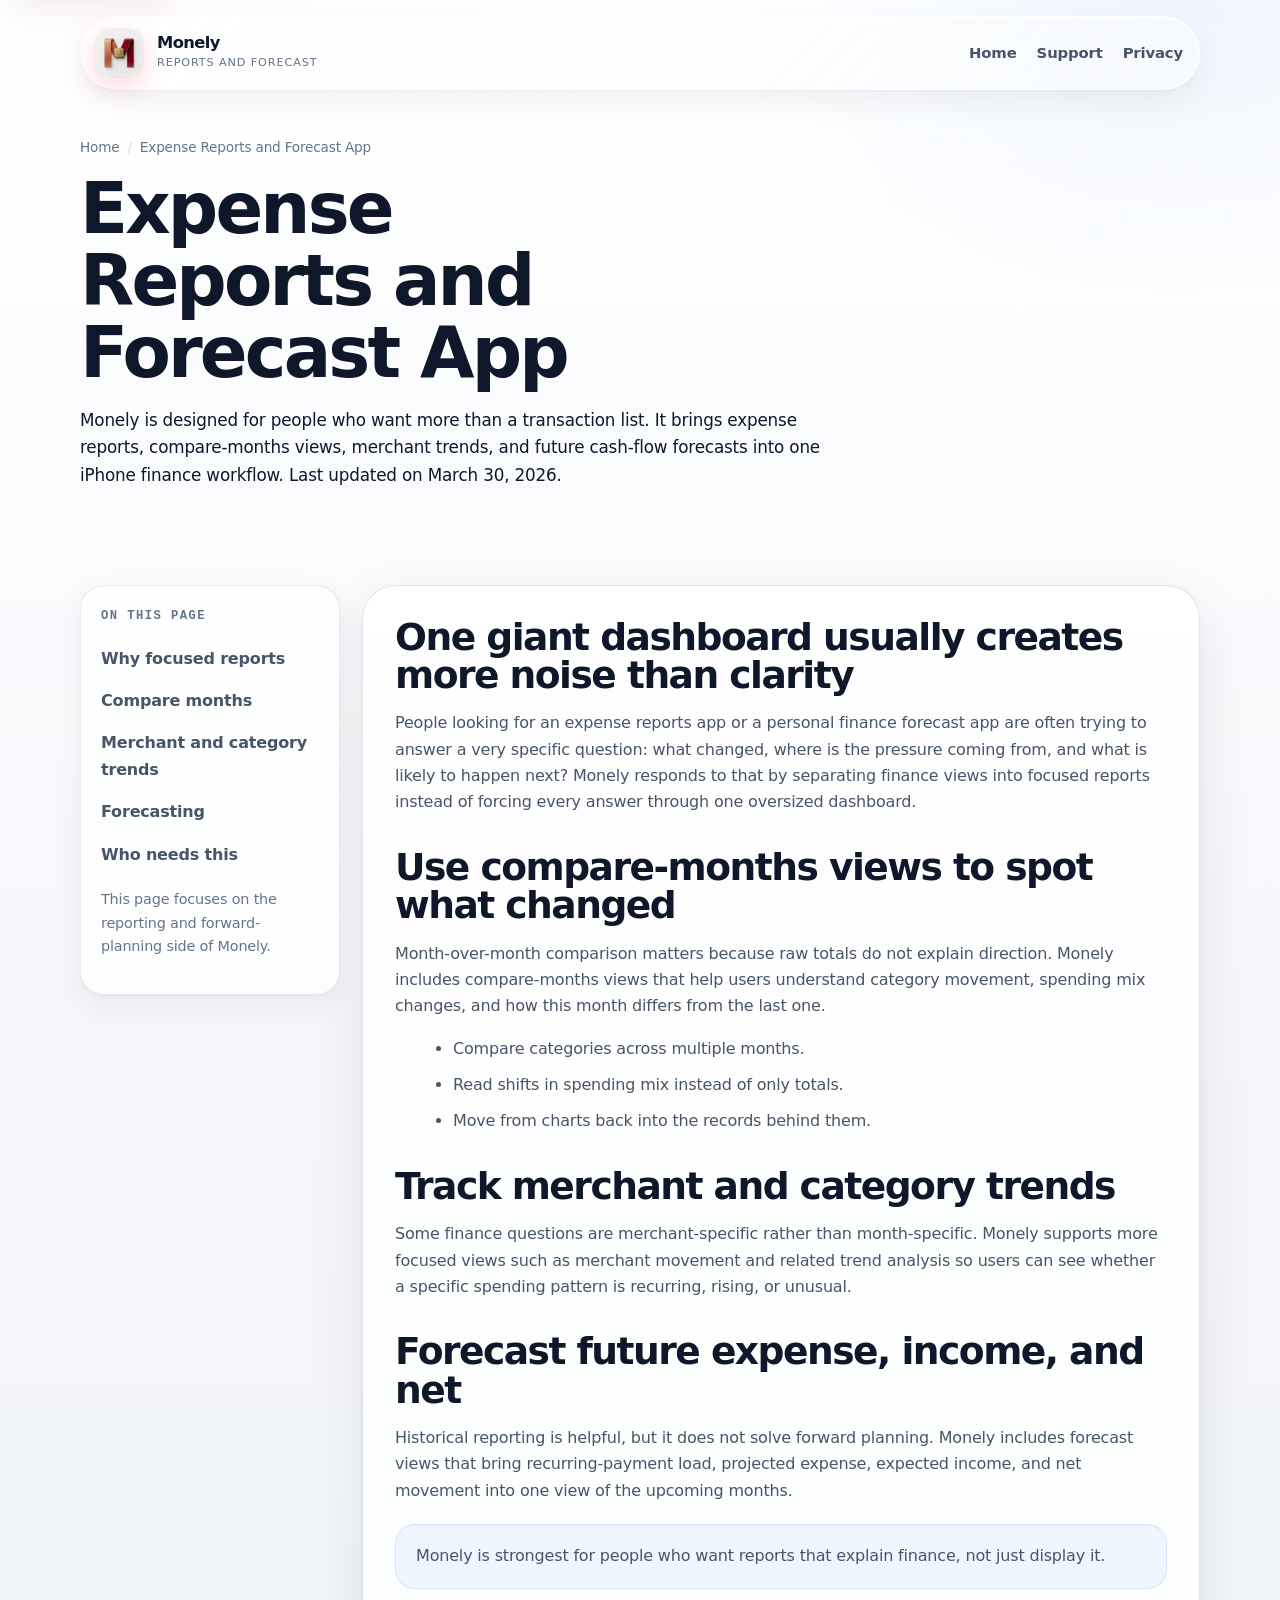
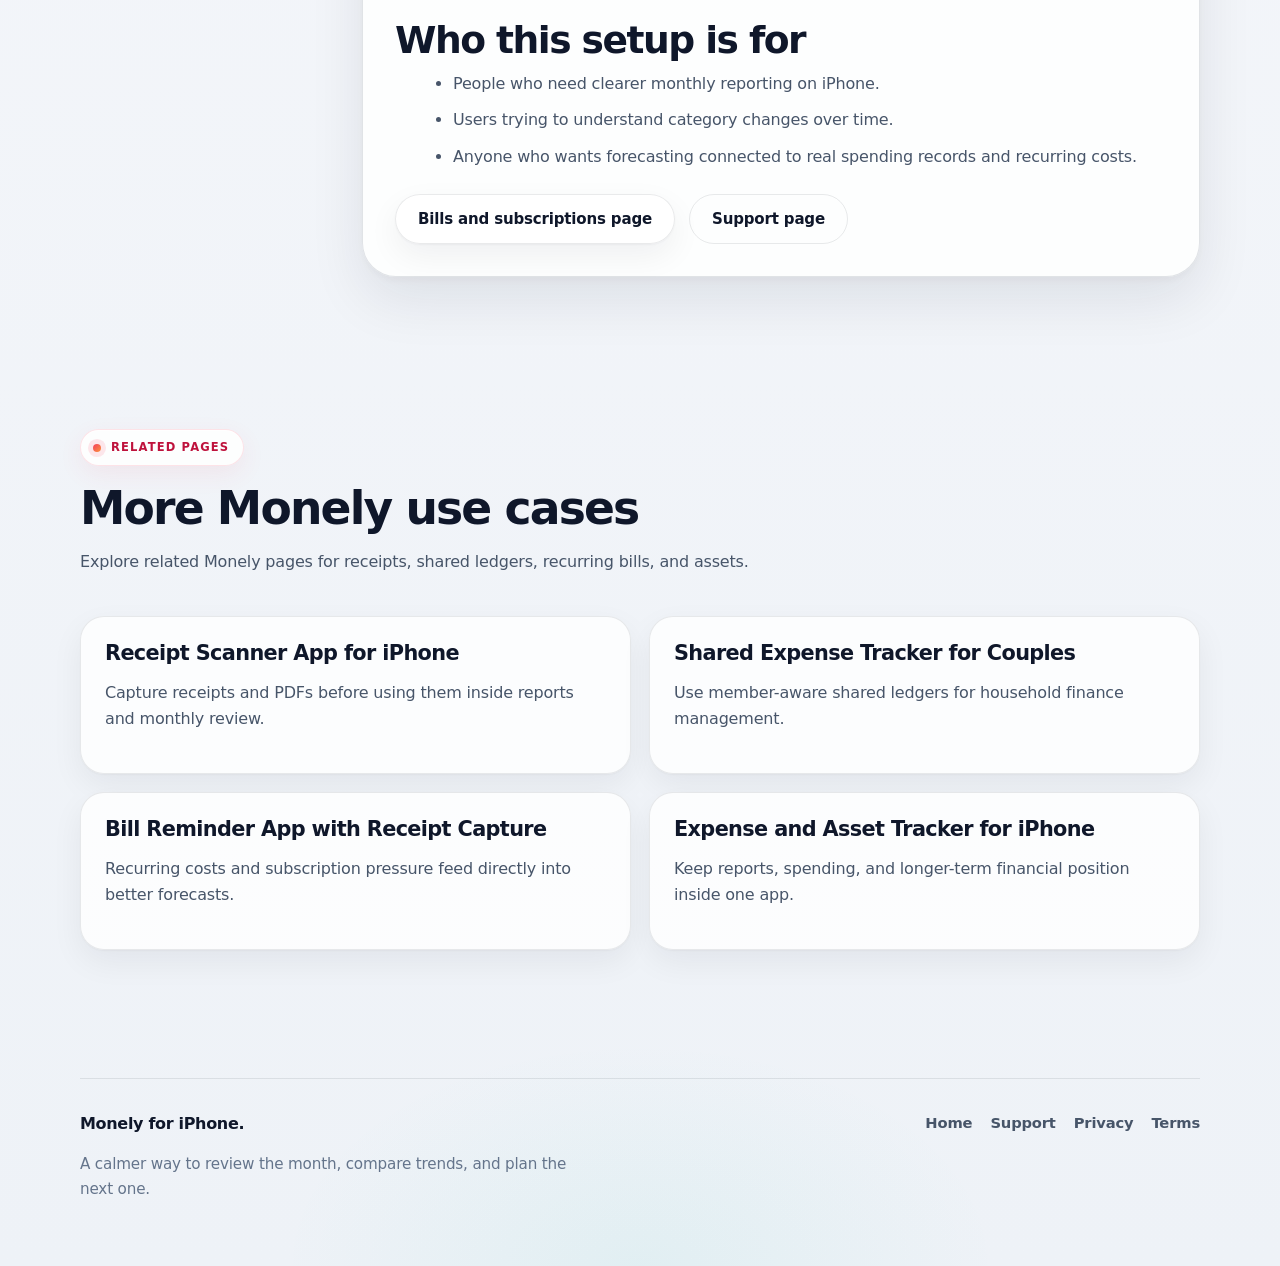
<file: expense-reports-and-forecast-app.html>
<!DOCTYPE html>
<html lang="en">
<head>
  <meta charset="UTF-8">
  <meta name="viewport" content="width=device-width, initial-scale=1.0">
  <title>Expense Reports and Forecast App | Monely</title>
  <meta name="description" content="Monely gives iPhone users focused expense reports, compare-months views, merchant trends, and future cash-flow forecasts in one finance app.">
  <meta name="robots" content="index,follow,max-image-preview:large">
  <meta name="referrer" content="strict-origin-when-cross-origin">
  <meta name="theme-color" content="#fff8f2">
  <meta property="og:type" content="article">
  <meta property="og:site_name" content="Monely">
  <meta property="og:title" content="Expense Reports and Forecast App | Monely">
  <meta property="og:description" content="Use Monely for expense reports, compare-months analysis, merchant trends, and forward-looking cash-flow planning on iPhone.">
  <meta property="og:url" content="https://monelyapp.com/expense-reports-and-forecast-app.html">
  <meta property="og:image" content="https://monelyapp.com/social-preview.png">
  <meta name="twitter:card" content="summary_large_image">
  <meta name="twitter:title" content="Expense Reports and Forecast App | Monely">
  <meta name="twitter:description" content="Use Monely for expense reports, compare-months analysis, merchant trends, and forward-looking cash-flow planning on iPhone.">
  <meta name="twitter:image" content="https://monelyapp.com/social-preview.png">
  <meta http-equiv="Content-Security-Policy" content="default-src 'self'; style-src 'self' https://fonts.googleapis.com; font-src https://fonts.gstatic.com; img-src 'self' data: https://www.google-analytics.com; script-src 'self' 'unsafe-inline' https://www.googletagmanager.com https://*.list-manage.com; connect-src 'self' https://www.google-analytics.com https://region1.google-analytics.com https://*.list-manage.com; base-uri 'self'; form-action 'self' https://*.list-manage.com; frame-ancestors 'none'">
  <link rel="canonical" href="https://monelyapp.com/expense-reports-and-forecast-app.html">
  <link rel="icon" href="favicon.ico" sizes="any">
  <link rel="icon" href="favicon-32x32.png" type="image/png" sizes="32x32">
  <link rel="icon" href="favicon-16x16.png" type="image/png" sizes="16x16">
  <link rel="apple-touch-icon" href="apple-touch-icon.png">
  <link rel="manifest" href="site.webmanifest">
  <link rel="preconnect" href="https://fonts.googleapis.com">
  <link rel="preconnect" href="https://fonts.gstatic.com" crossorigin>
  <link href="https://fonts.googleapis.com/css2?family=Poppins:wght@400;500;600;700;800&amp;display=swap" rel="stylesheet">
  <link rel="stylesheet" href="styles.css">
</head>
<body>
  <a class="skip-link" href="#main">Skip to content</a>

  <header class="site-header">
    <div class="container header-shell">
      <a class="brand" href="/">
        <span class="brand-mark">
          <img src="clipledger_landing_assets/app-icon.png" width="1024" height="1024" alt="Monely app icon">
        </span>
        <span class="brand-copy">
          <strong>Monely</strong>
          <span>Reports and forecast</span>
        </span>
      </a>

      <nav class="topnav" aria-label="Primary">
        <a href="/">Home</a>
        <a href="support.html">Support</a>
        <a href="privacy.html">Privacy</a>
      </nav>
    </div>
  </header>

  <main id="main">
    <section class="page-hero">
      <div class="container">
        <div class="breadcrumbs">
          <a href="/">Home</a>
          <span aria-hidden="true">/</span>
          <span>Expense Reports and Forecast App</span>
        </div>
        <h1>Expense Reports and Forecast App</h1>
        <p>Monely is designed for people who want more than a transaction list. It brings expense reports, compare-months views, merchant trends, and future cash-flow forecasts into one iPhone finance workflow. Last updated on March 30, 2026.</p>
      </div>
    </section>

    <section class="section tight">
      <div class="container page-layout">
        <aside class="page-nav" aria-label="On this page">
          <h2>On This Page</h2>
          <a href="#overview">Why focused reports</a>
          <a href="#compare-months">Compare months</a>
          <a href="#trends">Merchant and category trends</a>
          <a href="#forecast">Forecasting</a>
          <a href="#who-needs-it">Who needs this</a>
          <p class="toc-note">This page focuses on the reporting and forward-planning side of Monely.</p>
        </aside>

        <article class="prose">
          <h2 id="overview">One giant dashboard usually creates more noise than clarity</h2>
          <p>People looking for an expense reports app or a personal finance forecast app are often trying to answer a very specific question: what changed, where is the pressure coming from, and what is likely to happen next? Monely responds to that by separating finance views into focused reports instead of forcing every answer through one oversized dashboard.</p>

          <h2 id="compare-months">Use compare-months views to spot what changed</h2>
          <p>Month-over-month comparison matters because raw totals do not explain direction. Monely includes compare-months views that help users understand category movement, spending mix changes, and how this month differs from the last one.</p>
          <ul>
            <li>Compare categories across multiple months.</li>
            <li>Read shifts in spending mix instead of only totals.</li>
            <li>Move from charts back into the records behind them.</li>
          </ul>

          <h2 id="trends">Track merchant and category trends</h2>
          <p>Some finance questions are merchant-specific rather than month-specific. Monely supports more focused views such as merchant movement and related trend analysis so users can see whether a specific spending pattern is recurring, rising, or unusual.</p>

          <h2 id="forecast">Forecast future expense, income, and net</h2>
          <p>Historical reporting is helpful, but it does not solve forward planning. Monely includes forecast views that bring recurring-payment load, projected expense, expected income, and net movement into one view of the upcoming months.</p>

          <div class="notice-box">
            Monely is strongest for people who want reports that explain finance, not just display it.
          </div>

          <h2 id="who-needs-it">Who this setup is for</h2>
          <ul>
            <li>People who need clearer monthly reporting on iPhone.</li>
            <li>Users trying to understand category changes over time.</li>
            <li>Anyone who wants forecasting connected to real spending records and recurring costs.</li>
          </ul>

          <div class="actions">
            <a class="button secondary" href="bill-reminder-app-with-receipt-capture.html">Bills and subscriptions page</a>
            <a class="button ghost" href="support.html">Support page</a>
          </div>
        </article>
      </div>
    </section>

    <section class="section tight">
      <div class="container">
        <div class="section-head">
          <span class="eyebrow">Related pages</span>
          <h2>More Monely use cases</h2>
          <p>Explore related Monely pages for receipts, shared ledgers, recurring bills, and assets.</p>
        </div>

        <div class="support-grid">
          <article class="support-card">
            <h2><a href="receipt-scanner-app-for-iphone.html">Receipt Scanner App for iPhone</a></h2>
            <p>Capture receipts and PDFs before using them inside reports and monthly review.</p>
          </article>
          <article class="support-card">
            <h2><a href="shared-expense-tracker-for-couples.html">Shared Expense Tracker for Couples</a></h2>
            <p>Use member-aware shared ledgers for household finance management.</p>
          </article>
          <article class="support-card">
            <h2><a href="bill-reminder-app-with-receipt-capture.html">Bill Reminder App with Receipt Capture</a></h2>
            <p>Recurring costs and subscription pressure feed directly into better forecasts.</p>
          </article>
          <article class="support-card">
            <h2><a href="expense-and-asset-tracker-for-iphone.html">Expense and Asset Tracker for iPhone</a></h2>
            <p>Keep reports, spending, and longer-term financial position inside one app.</p>
          </article>
        </div>
      </div>
    </section>
  </main>

  <footer class="footer">
    <div class="container footer-shell">
      <div class="footer-copy">
        <strong>Monely for iPhone.</strong>
        <p>A calmer way to review the month, compare trends, and plan the next one.</p>
      </div>

      <nav class="footer-links" aria-label="Footer">
        <a href="/">Home</a>
        <a href="support.html">Support</a>
        <a href="privacy.html">Privacy</a>
        <a href="terms.html">Terms</a>
      </nav>
    </div>
  </footer>
  <script src="site-config.js"></script>
  <script src="site.js"></script>
</body>
</html>
</file>
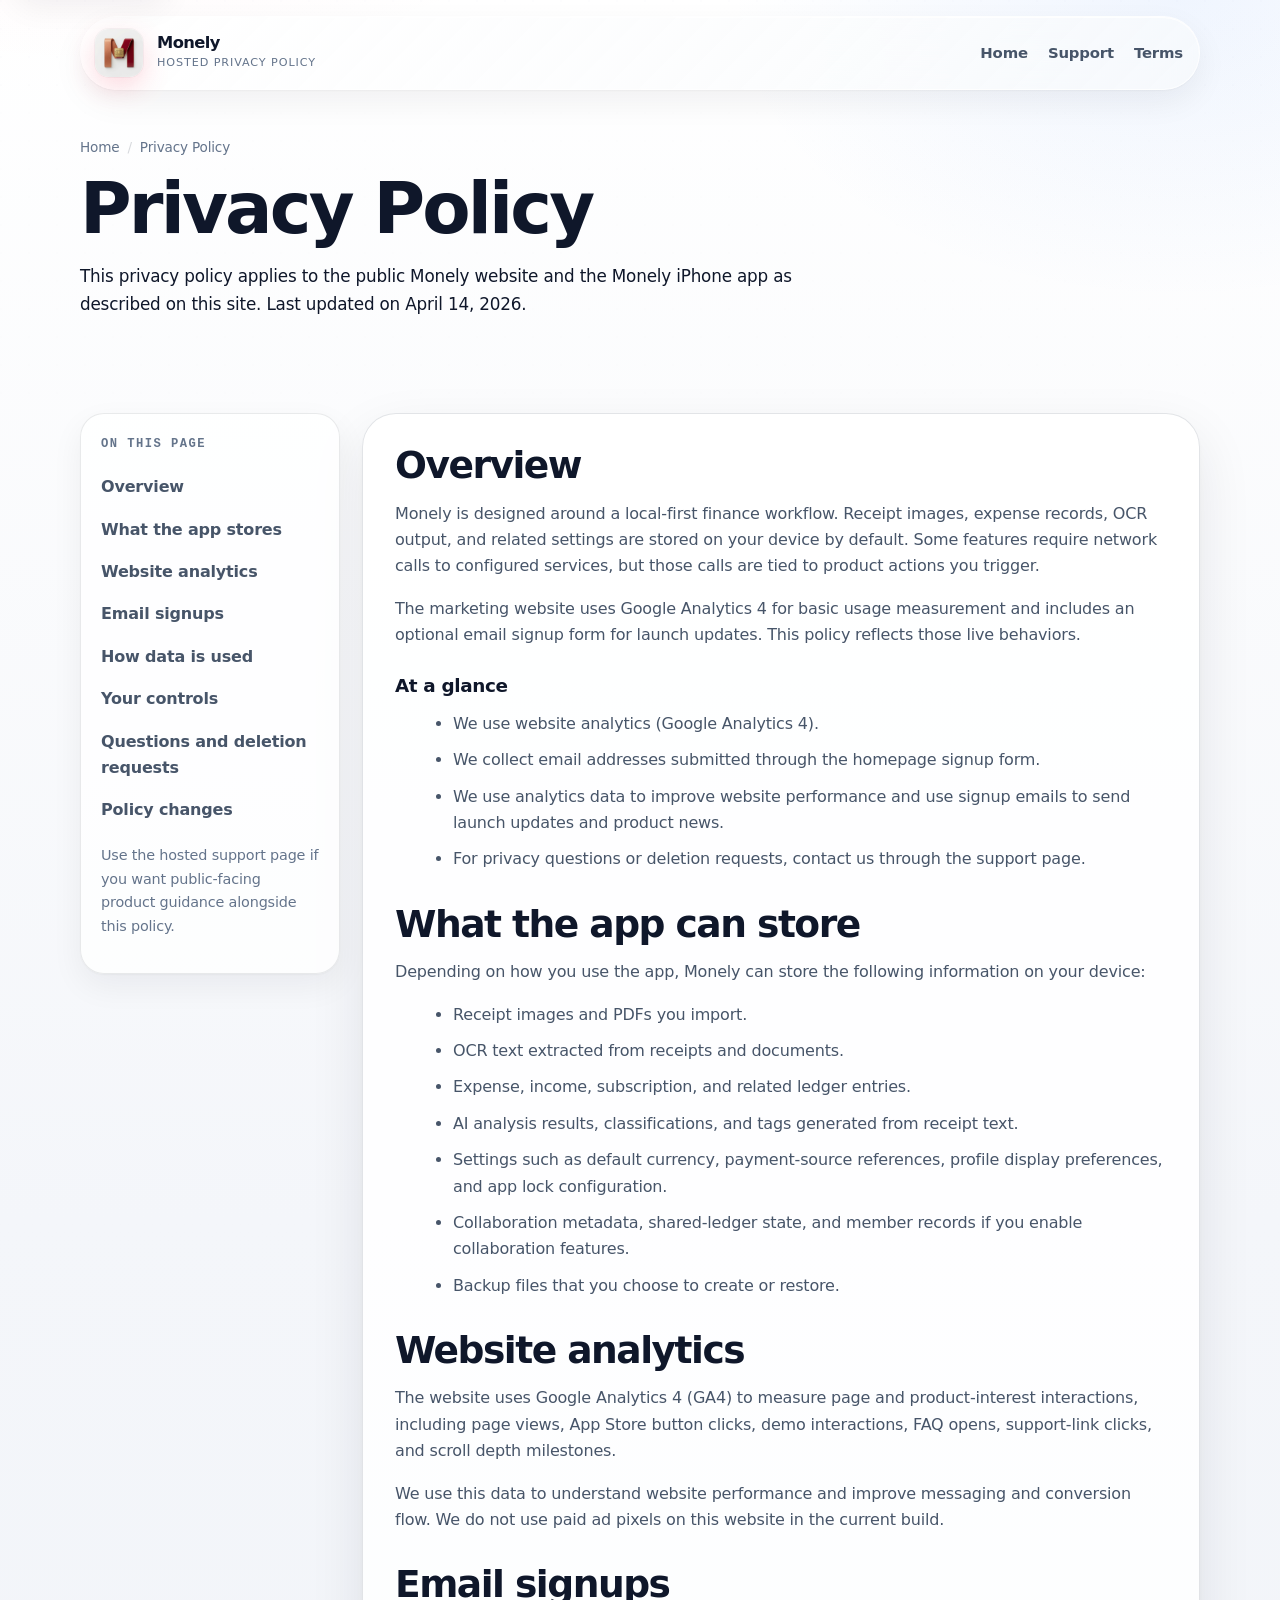
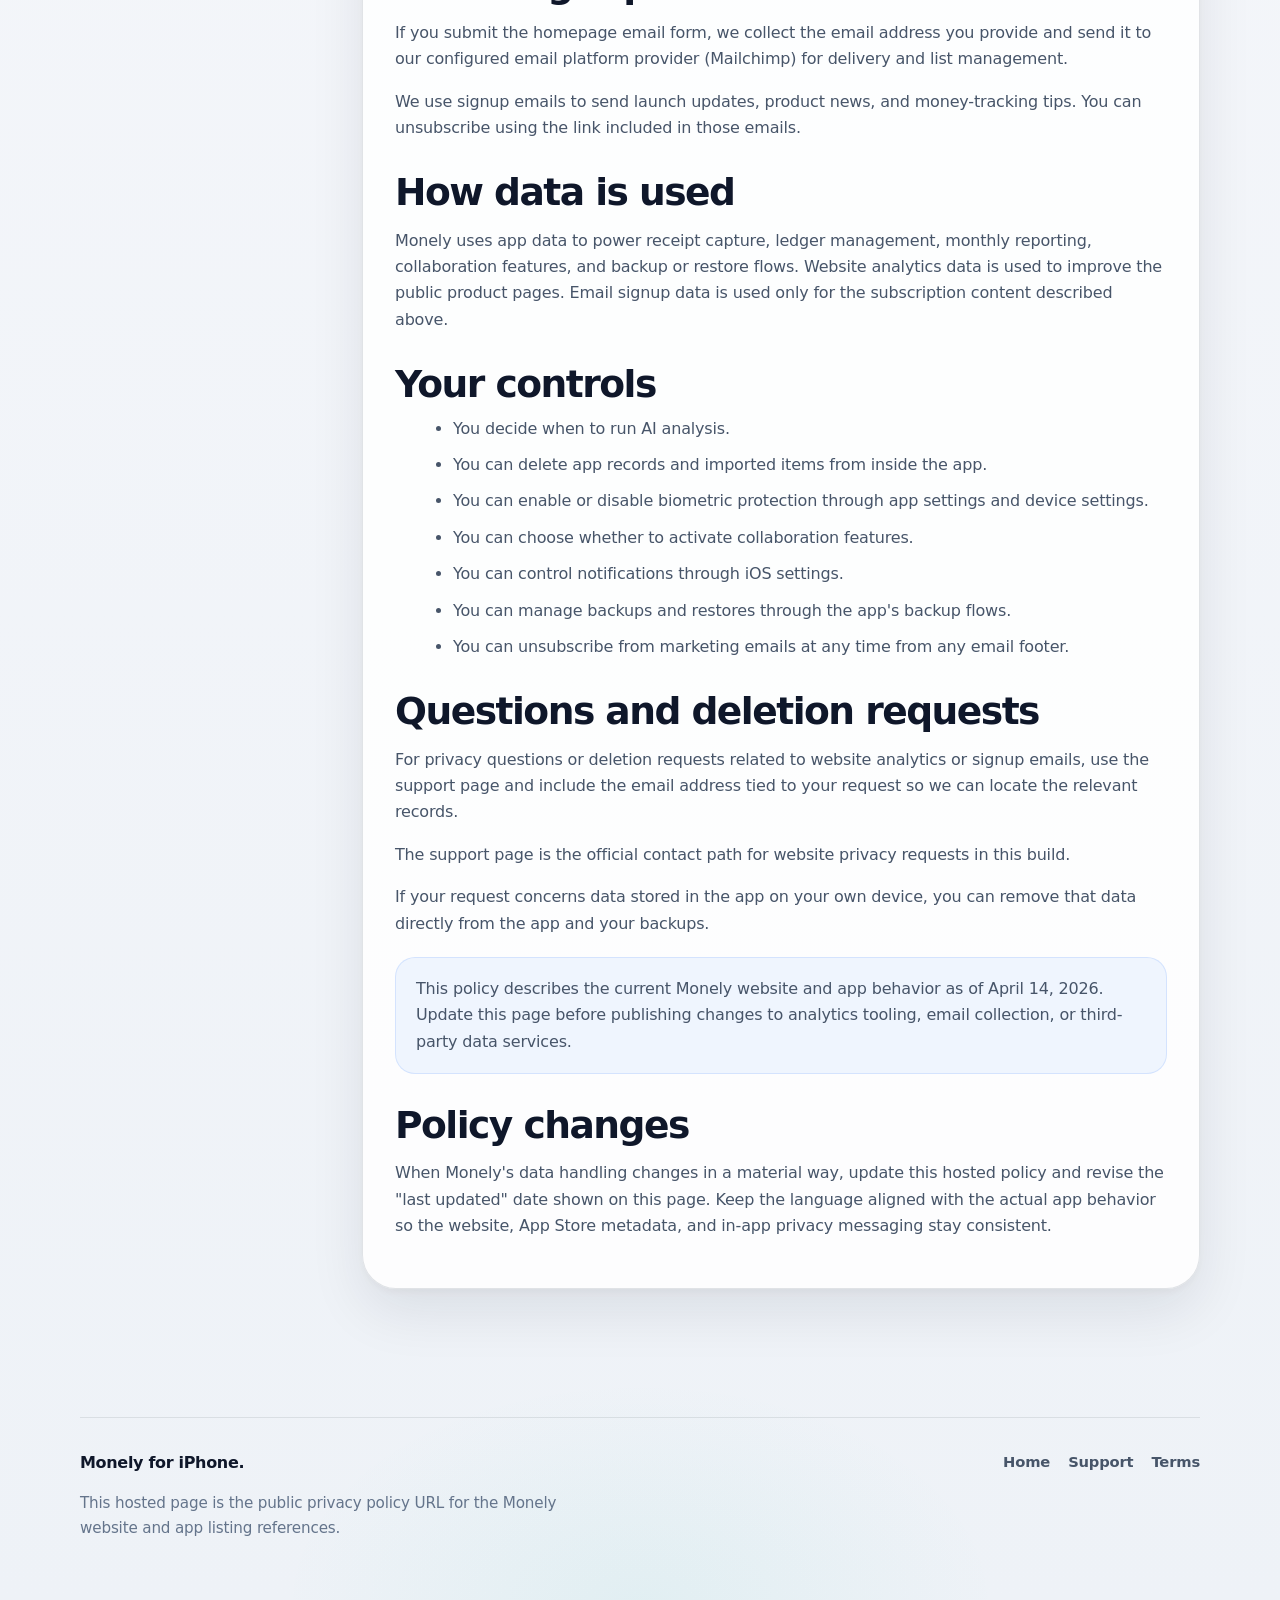
<file: privacy.html>
<!DOCTYPE html>
<html lang="en">
<head>
  <meta charset="UTF-8">
  <meta name="viewport" content="width=device-width, initial-scale=1.0">
  <title>Privacy Policy | Monely for iPhone</title>
  <meta name="description" content="Read how Monely handles website analytics, email signups, and app data across receipt capture, collaboration, and monthly finance workflows.">
  <meta name="robots" content="index,follow,max-image-preview:large">
  <meta name="referrer" content="strict-origin-when-cross-origin">
  <meta name="theme-color" content="#fff8f2">
  <meta property="og:type" content="article">
  <meta property="og:site_name" content="Monely">
  <meta property="og:title" content="Monely Privacy Policy">
  <meta property="og:description" content="Read how Monely handles website analytics, email signups, and app data across receipt capture, collaboration, and monthly finance workflows.">
  <meta property="og:url" content="https://monelyapp.com/privacy.html">
  <meta property="og:image" content="https://monelyapp.com/social-preview.png">
  <meta name="twitter:card" content="summary_large_image">
  <meta name="twitter:title" content="Monely Privacy Policy">
  <meta name="twitter:description" content="Read how Monely handles website analytics, email signups, and app data across receipt capture, collaboration, and monthly finance workflows.">
  <meta name="twitter:image" content="https://monelyapp.com/social-preview.png">
  <meta http-equiv="Content-Security-Policy" content="default-src 'self'; style-src 'self' https://fonts.googleapis.com; font-src https://fonts.gstatic.com; img-src 'self' data: https://www.google-analytics.com; script-src 'self' 'unsafe-inline' https://www.googletagmanager.com https://*.list-manage.com; connect-src 'self' https://www.google-analytics.com https://region1.google-analytics.com https://*.list-manage.com; base-uri 'self'; form-action 'self' https://*.list-manage.com; frame-ancestors 'none'">
  <link rel="canonical" href="https://monelyapp.com/privacy.html">
  <link rel="icon" href="favicon.ico" sizes="any">
  <link rel="icon" href="favicon-32x32.png" type="image/png" sizes="32x32">
  <link rel="icon" href="favicon-16x16.png" type="image/png" sizes="16x16">
  <link rel="apple-touch-icon" href="apple-touch-icon.png">
  <link rel="manifest" href="site.webmanifest">
  <link rel="preconnect" href="https://fonts.googleapis.com">
  <link rel="preconnect" href="https://fonts.gstatic.com" crossorigin>
  <link href="https://fonts.googleapis.com/css2?family=Poppins:wght@400;500;600;700;800&amp;display=swap" rel="stylesheet">
  <link rel="stylesheet" href="styles.css">
</head>
<body>
  <a class="skip-link" href="#main">Skip to content</a>

  <header class="site-header">
    <div class="container header-shell">
      <a class="brand" href="/">
        <span class="brand-mark">
          <img src="clipledger_landing_assets/app-icon.png" width="1024" height="1024" alt="Monely app icon">
        </span>
        <span class="brand-copy">
          <strong>Monely</strong>
          <span>Hosted privacy policy</span>
        </span>
      </a>

      <nav class="topnav" aria-label="Primary">
        <a href="/">Home</a>
        <a href="support.html">Support</a>
        <a href="terms.html">Terms</a>
      </nav>
    </div>
  </header>

  <main id="main">
    <section class="page-hero">
      <div class="container">
        <div class="breadcrumbs">
          <a href="/">Home</a>
          <span aria-hidden="true">/</span>
          <span>Privacy Policy</span>
        </div>
        <h1>Privacy Policy</h1>
        <p>This privacy policy applies to the public Monely website and the Monely iPhone app as described on this site. Last updated on April 14, 2026.</p>
      </div>
    </section>

    <section class="section tight">
      <div class="container page-layout">
        <aside class="page-nav" aria-label="On this page">
          <h2>On This Page</h2>
          <a href="#overview">Overview</a>
          <a href="#stored-data">What the app stores</a>
          <a href="#website-analytics">Website analytics</a>
          <a href="#email-signups">Email signups</a>
          <a href="#usage">How data is used</a>
          <a href="#controls">Your controls</a>
          <a href="#requests">Questions and deletion requests</a>
          <a href="#changes">Policy changes</a>
          <p class="toc-note">Use the hosted support page if you want public-facing product guidance alongside this policy.</p>
        </aside>

        <article class="prose">
          <h2 id="overview">Overview</h2>
          <p>Monely is designed around a local-first finance workflow. Receipt images, expense records, OCR output, and related settings are stored on your device by default. Some features require network calls to configured services, but those calls are tied to product actions you trigger.</p>
          <p>The marketing website uses Google Analytics 4 for basic usage measurement and includes an optional email signup form for launch updates. This policy reflects those live behaviors.</p>
          <h3>At a glance</h3>
          <ul>
            <li>We use website analytics (Google Analytics 4).</li>
            <li>We collect email addresses submitted through the homepage signup form.</li>
            <li>We use analytics data to improve website performance and use signup emails to send launch updates and product news.</li>
            <li>For privacy questions or deletion requests, contact us through the <a href="support.html">support page</a>.</li>
          </ul>

          <h2 id="stored-data">What the app can store</h2>
          <p>Depending on how you use the app, Monely can store the following information on your device:</p>
          <ul>
            <li>Receipt images and PDFs you import.</li>
            <li>OCR text extracted from receipts and documents.</li>
            <li>Expense, income, subscription, and related ledger entries.</li>
            <li>AI analysis results, classifications, and tags generated from receipt text.</li>
            <li>Settings such as default currency, payment-source references, profile display preferences, and app lock configuration.</li>
            <li>Collaboration metadata, shared-ledger state, and member records if you enable collaboration features.</li>
            <li>Backup files that you choose to create or restore.</li>
          </ul>

          <h2 id="website-analytics">Website analytics</h2>
          <p>The website uses Google Analytics 4 (GA4) to measure page and product-interest interactions, including page views, App Store button clicks, demo interactions, FAQ opens, support-link clicks, and scroll depth milestones.</p>
          <p>We use this data to understand website performance and improve messaging and conversion flow. We do not use paid ad pixels on this website in the current build.</p>

          <h2 id="email-signups">Email signups</h2>
          <p>If you submit the homepage email form, we collect the email address you provide and send it to our configured email platform provider (Mailchimp) for delivery and list management.</p>
          <p>We use signup emails to send launch updates, product news, and money-tracking tips. You can unsubscribe using the link included in those emails.</p>

          <h2 id="usage">How data is used</h2>
          <p>Monely uses app data to power receipt capture, ledger management, monthly reporting, collaboration features, and backup or restore flows. Website analytics data is used to improve the public product pages. Email signup data is used only for the subscription content described above.</p>

          <h2 id="controls">Your controls</h2>
          <ul>
            <li>You decide when to run AI analysis.</li>
            <li>You can delete app records and imported items from inside the app.</li>
            <li>You can enable or disable biometric protection through app settings and device settings.</li>
            <li>You can choose whether to activate collaboration features.</li>
            <li>You can control notifications through iOS settings.</li>
            <li>You can manage backups and restores through the app's backup flows.</li>
            <li>You can unsubscribe from marketing emails at any time from any email footer.</li>
          </ul>

          <h2 id="requests">Questions and deletion requests</h2>
          <p>For privacy questions or deletion requests related to website analytics or signup emails, use the <a href="support.html">support page</a> and include the email address tied to your request so we can locate the relevant records.</p>
          <p>The support page is the official contact path for website privacy requests in this build.</p>
          <p>If your request concerns data stored in the app on your own device, you can remove that data directly from the app and your backups.</p>

          <div class="notice-box">
            This policy describes the current Monely website and app behavior as of April 14, 2026. Update this page before publishing changes to analytics tooling, email collection, or third-party data services.
          </div>

          <h2 id="changes">Policy changes</h2>
          <p>When Monely's data handling changes in a material way, update this hosted policy and revise the "last updated" date shown on this page. Keep the language aligned with the actual app behavior so the website, App Store metadata, and in-app privacy messaging stay consistent.</p>
        </article>
      </div>
    </section>
  </main>

  <footer class="footer">
    <div class="container footer-shell">
      <div class="footer-copy">
        <strong>Monely for iPhone.</strong>
        <p>This hosted page is the public privacy policy URL for the Monely website and app listing references.</p>
      </div>

      <nav class="footer-links" aria-label="Footer">
        <a href="/">Home</a>
        <a href="support.html">Support</a>
        <a href="terms.html">Terms</a>
      </nav>
    </div>
  </footer>
  <script src="site-config.js"></script>
  <script src="site.js"></script>
</body>
</html>
</file>
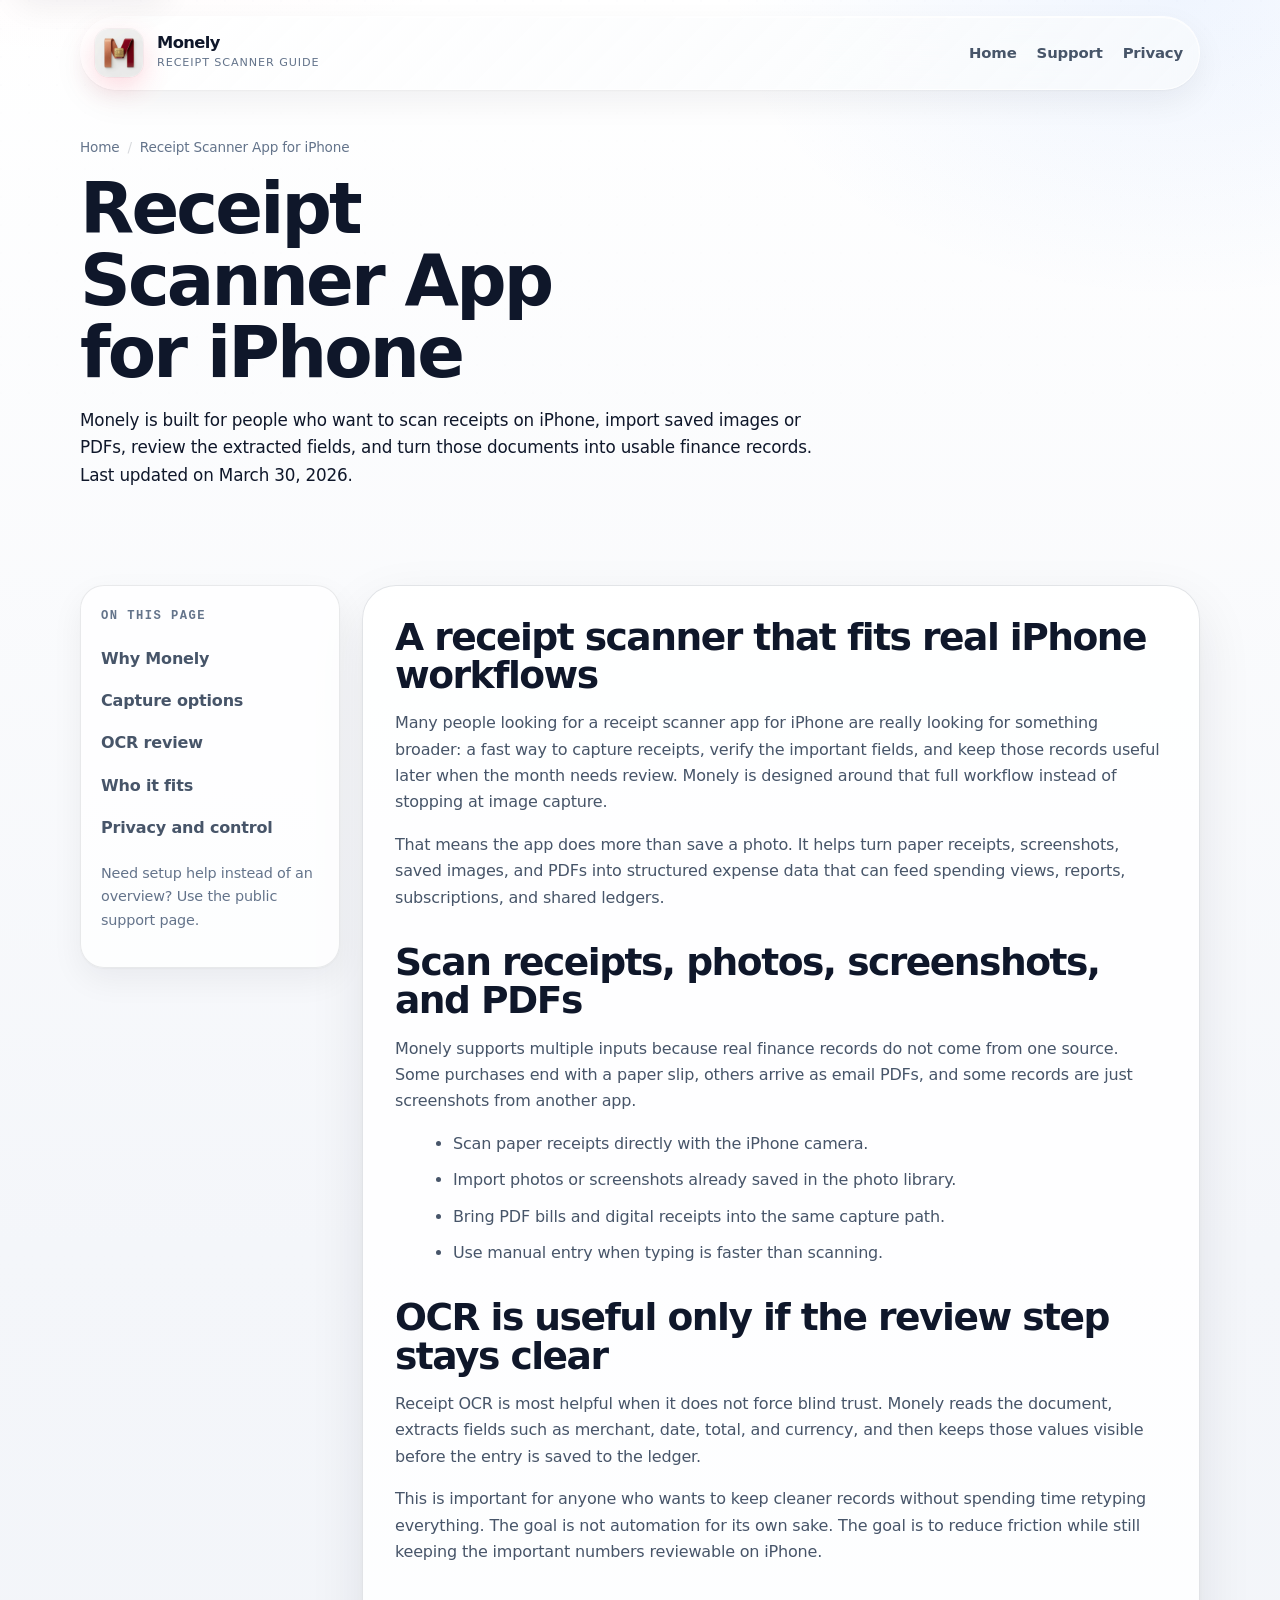
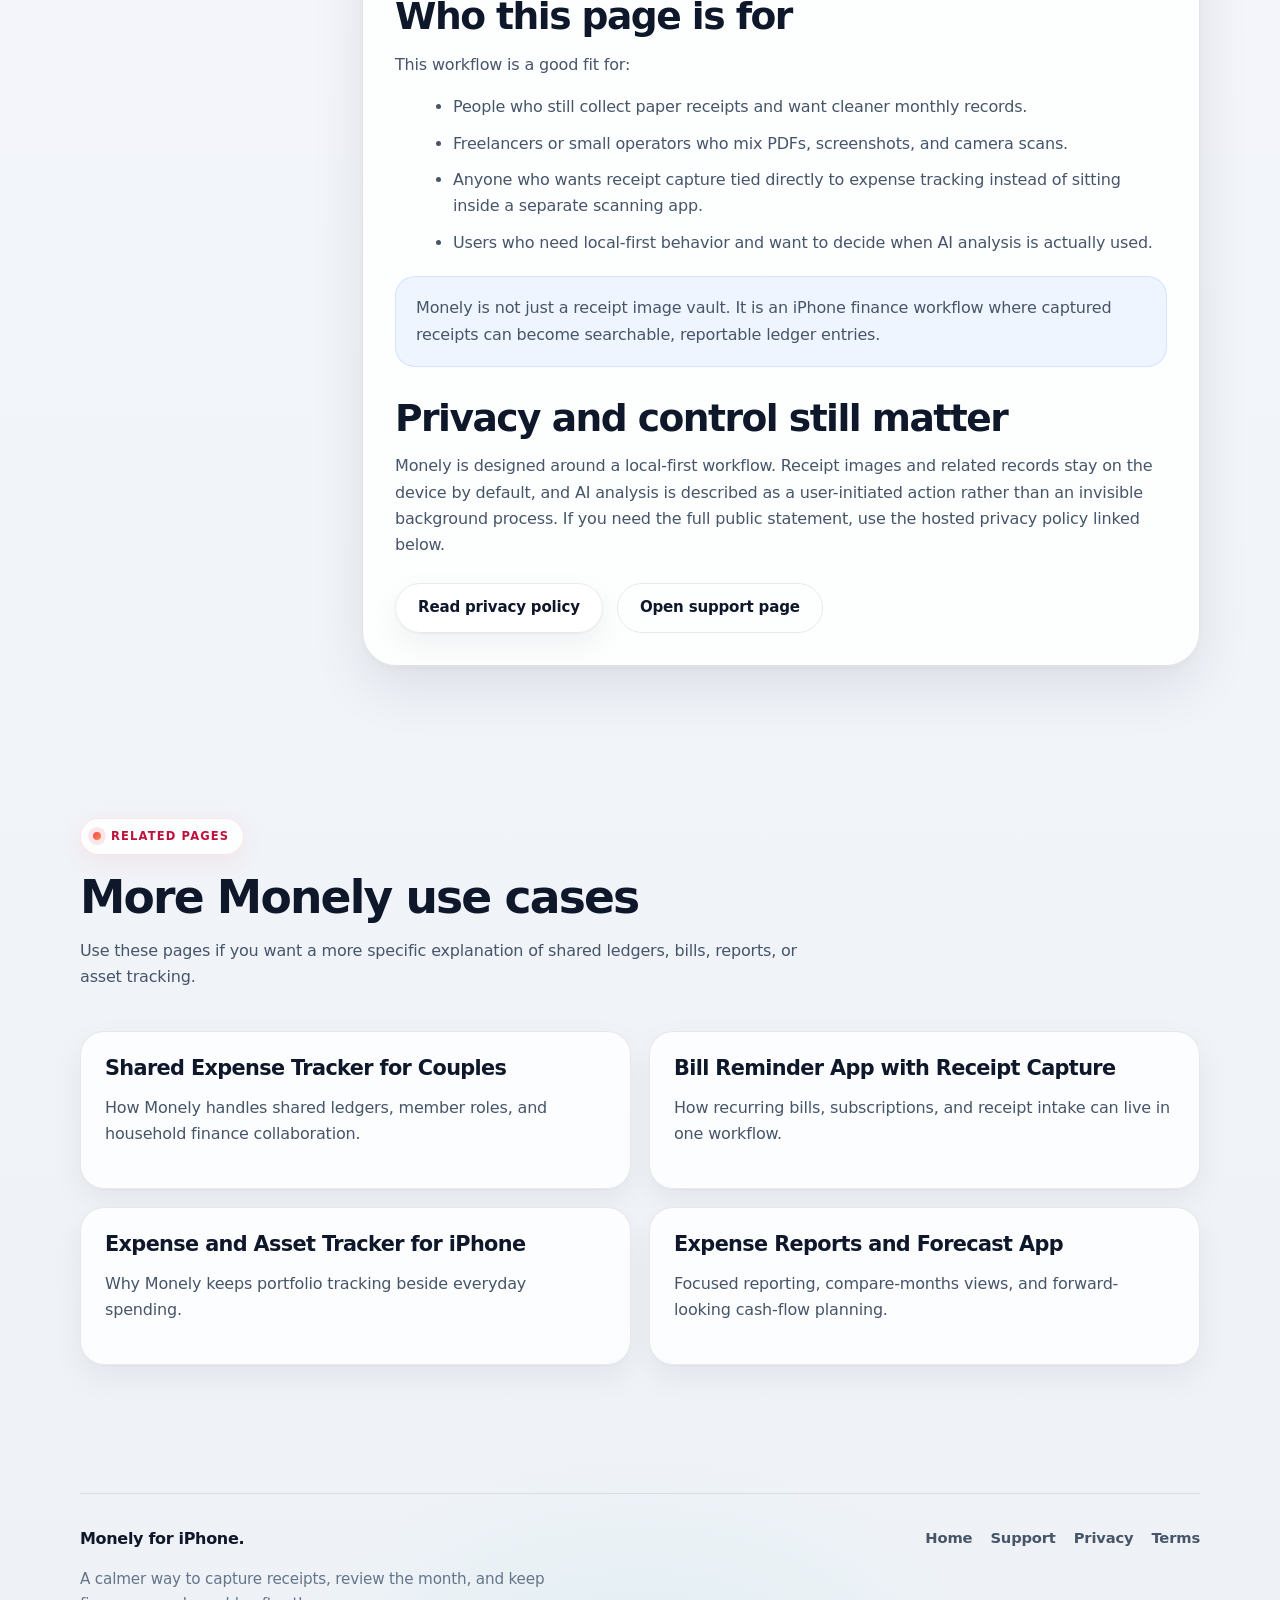
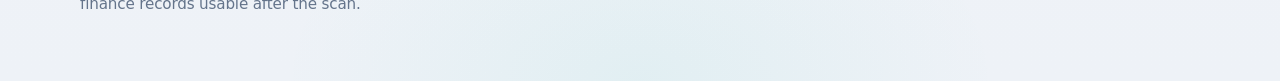
<file: receipt-scanner-app-for-iphone.html>
<!DOCTYPE html>
<html lang="en">
<head>
  <meta charset="UTF-8">
  <meta name="viewport" content="width=device-width, initial-scale=1.0">
  <title>Receipt Scanner App for iPhone | Monely</title>
  <meta name="description" content="Monely is a receipt scanner app for iPhone that lets you scan paper receipts, import photos or PDFs, review OCR fields, and save structured expense entries.">
  <meta name="robots" content="index,follow,max-image-preview:large">
  <meta name="referrer" content="strict-origin-when-cross-origin">
  <meta name="theme-color" content="#fff8f2">
  <meta property="og:type" content="article">
  <meta property="og:site_name" content="Monely">
  <meta property="og:title" content="Receipt Scanner App for iPhone | Monely">
  <meta property="og:description" content="Scan receipts, import PDFs, review OCR output, and turn paperwork into structured expense entries on iPhone.">
  <meta property="og:url" content="https://monelyapp.com/receipt-scanner-app-for-iphone.html">
  <meta property="og:image" content="https://monelyapp.com/social-preview.png">
  <meta name="twitter:card" content="summary_large_image">
  <meta name="twitter:title" content="Receipt Scanner App for iPhone | Monely">
  <meta name="twitter:description" content="Scan receipts, import PDFs, review OCR output, and turn paperwork into structured expense entries on iPhone.">
  <meta name="twitter:image" content="https://monelyapp.com/social-preview.png">
  <meta http-equiv="Content-Security-Policy" content="default-src 'self'; style-src 'self' https://fonts.googleapis.com; font-src https://fonts.gstatic.com; img-src 'self' data: https://www.google-analytics.com; script-src 'self' 'unsafe-inline' https://www.googletagmanager.com https://*.list-manage.com; connect-src 'self' https://www.google-analytics.com https://region1.google-analytics.com https://*.list-manage.com; base-uri 'self'; form-action 'self' https://*.list-manage.com; frame-ancestors 'none'">
  <link rel="canonical" href="https://monelyapp.com/receipt-scanner-app-for-iphone.html">
  <link rel="icon" href="favicon.ico" sizes="any">
  <link rel="icon" href="favicon-32x32.png" type="image/png" sizes="32x32">
  <link rel="icon" href="favicon-16x16.png" type="image/png" sizes="16x16">
  <link rel="apple-touch-icon" href="apple-touch-icon.png">
  <link rel="manifest" href="site.webmanifest">
  <link rel="preconnect" href="https://fonts.googleapis.com">
  <link rel="preconnect" href="https://fonts.gstatic.com" crossorigin>
  <link href="https://fonts.googleapis.com/css2?family=Poppins:wght@400;500;600;700;800&amp;display=swap" rel="stylesheet">
  <link rel="stylesheet" href="styles.css">
</head>
<body>
  <a class="skip-link" href="#main">Skip to content</a>

  <header class="site-header">
    <div class="container header-shell">
      <a class="brand" href="/">
        <span class="brand-mark">
          <img src="clipledger_landing_assets/app-icon.png" width="1024" height="1024" alt="Monely app icon">
        </span>
        <span class="brand-copy">
          <strong>Monely</strong>
          <span>Receipt scanner guide</span>
        </span>
      </a>

      <nav class="topnav" aria-label="Primary">
        <a href="/">Home</a>
        <a href="support.html">Support</a>
        <a href="privacy.html">Privacy</a>
      </nav>
    </div>
  </header>

  <main id="main">
    <section class="page-hero">
      <div class="container">
        <div class="breadcrumbs">
          <a href="/">Home</a>
          <span aria-hidden="true">/</span>
          <span>Receipt Scanner App for iPhone</span>
        </div>
        <h1>Receipt Scanner App for iPhone</h1>
        <p>Monely is built for people who want to scan receipts on iPhone, import saved images or PDFs, review the extracted fields, and turn those documents into usable finance records. Last updated on March 30, 2026.</p>
      </div>
    </section>

    <section class="section tight">
      <div class="container page-layout">
        <aside class="page-nav" aria-label="On this page">
          <h2>On This Page</h2>
          <a href="#overview">Why Monely</a>
          <a href="#capture-options">Capture options</a>
          <a href="#ocr-review">OCR review</a>
          <a href="#best-fit">Who it fits</a>
          <a href="#privacy-control">Privacy and control</a>
          <p class="toc-note">Need setup help instead of an overview? Use the public support page.</p>
        </aside>

        <article class="prose">
          <h2 id="overview">A receipt scanner that fits real iPhone workflows</h2>
          <p>Many people looking for a receipt scanner app for iPhone are really looking for something broader: a fast way to capture receipts, verify the important fields, and keep those records useful later when the month needs review. Monely is designed around that full workflow instead of stopping at image capture.</p>
          <p>That means the app does more than save a photo. It helps turn paper receipts, screenshots, saved images, and PDFs into structured expense data that can feed spending views, reports, subscriptions, and shared ledgers.</p>

          <h2 id="capture-options">Scan receipts, photos, screenshots, and PDFs</h2>
          <p>Monely supports multiple inputs because real finance records do not come from one source. Some purchases end with a paper slip, others arrive as email PDFs, and some records are just screenshots from another app.</p>
          <ul>
            <li>Scan paper receipts directly with the iPhone camera.</li>
            <li>Import photos or screenshots already saved in the photo library.</li>
            <li>Bring PDF bills and digital receipts into the same capture path.</li>
            <li>Use manual entry when typing is faster than scanning.</li>
          </ul>

          <h2 id="ocr-review">OCR is useful only if the review step stays clear</h2>
          <p>Receipt OCR is most helpful when it does not force blind trust. Monely reads the document, extracts fields such as merchant, date, total, and currency, and then keeps those values visible before the entry is saved to the ledger.</p>
          <p>This is important for anyone who wants to keep cleaner records without spending time retyping everything. The goal is not automation for its own sake. The goal is to reduce friction while still keeping the important numbers reviewable on iPhone.</p>

          <h2 id="best-fit">Who this page is for</h2>
          <p>This workflow is a good fit for:</p>
          <ul>
            <li>People who still collect paper receipts and want cleaner monthly records.</li>
            <li>Freelancers or small operators who mix PDFs, screenshots, and camera scans.</li>
            <li>Anyone who wants receipt capture tied directly to expense tracking instead of sitting inside a separate scanning app.</li>
            <li>Users who need local-first behavior and want to decide when AI analysis is actually used.</li>
          </ul>

          <div class="notice-box">
            Monely is not just a receipt image vault. It is an iPhone finance workflow where captured receipts can become searchable, reportable ledger entries.
          </div>

          <h2 id="privacy-control">Privacy and control still matter</h2>
          <p>Monely is designed around a local-first workflow. Receipt images and related records stay on the device by default, and AI analysis is described as a user-initiated action rather than an invisible background process. If you need the full public statement, use the hosted privacy policy linked below.</p>
          <div class="actions">
            <a class="button secondary" href="privacy.html">Read privacy policy</a>
            <a class="button ghost" href="support.html">Open support page</a>
          </div>
        </article>
      </div>
    </section>

    <section class="section tight">
      <div class="container">
        <div class="section-head">
          <span class="eyebrow">Related pages</span>
          <h2>More Monely use cases</h2>
          <p>Use these pages if you want a more specific explanation of shared ledgers, bills, reports, or asset tracking.</p>
        </div>

        <div class="support-grid">
          <article class="support-card">
            <h2><a href="shared-expense-tracker-for-couples.html">Shared Expense Tracker for Couples</a></h2>
            <p>How Monely handles shared ledgers, member roles, and household finance collaboration.</p>
          </article>
          <article class="support-card">
            <h2><a href="bill-reminder-app-with-receipt-capture.html">Bill Reminder App with Receipt Capture</a></h2>
            <p>How recurring bills, subscriptions, and receipt intake can live in one workflow.</p>
          </article>
          <article class="support-card">
            <h2><a href="expense-and-asset-tracker-for-iphone.html">Expense and Asset Tracker for iPhone</a></h2>
            <p>Why Monely keeps portfolio tracking beside everyday spending.</p>
          </article>
          <article class="support-card">
            <h2><a href="expense-reports-and-forecast-app.html">Expense Reports and Forecast App</a></h2>
            <p>Focused reporting, compare-months views, and forward-looking cash-flow planning.</p>
          </article>
        </div>
      </div>
    </section>
  </main>

  <footer class="footer">
    <div class="container footer-shell">
      <div class="footer-copy">
        <strong>Monely for iPhone.</strong>
        <p>A calmer way to capture receipts, review the month, and keep finance records usable after the scan.</p>
      </div>

      <nav class="footer-links" aria-label="Footer">
        <a href="/">Home</a>
        <a href="support.html">Support</a>
        <a href="privacy.html">Privacy</a>
        <a href="terms.html">Terms</a>
      </nav>
    </div>
  </footer>
  <script src="site-config.js"></script>
  <script src="site.js"></script>
</body>
</html>
</file>
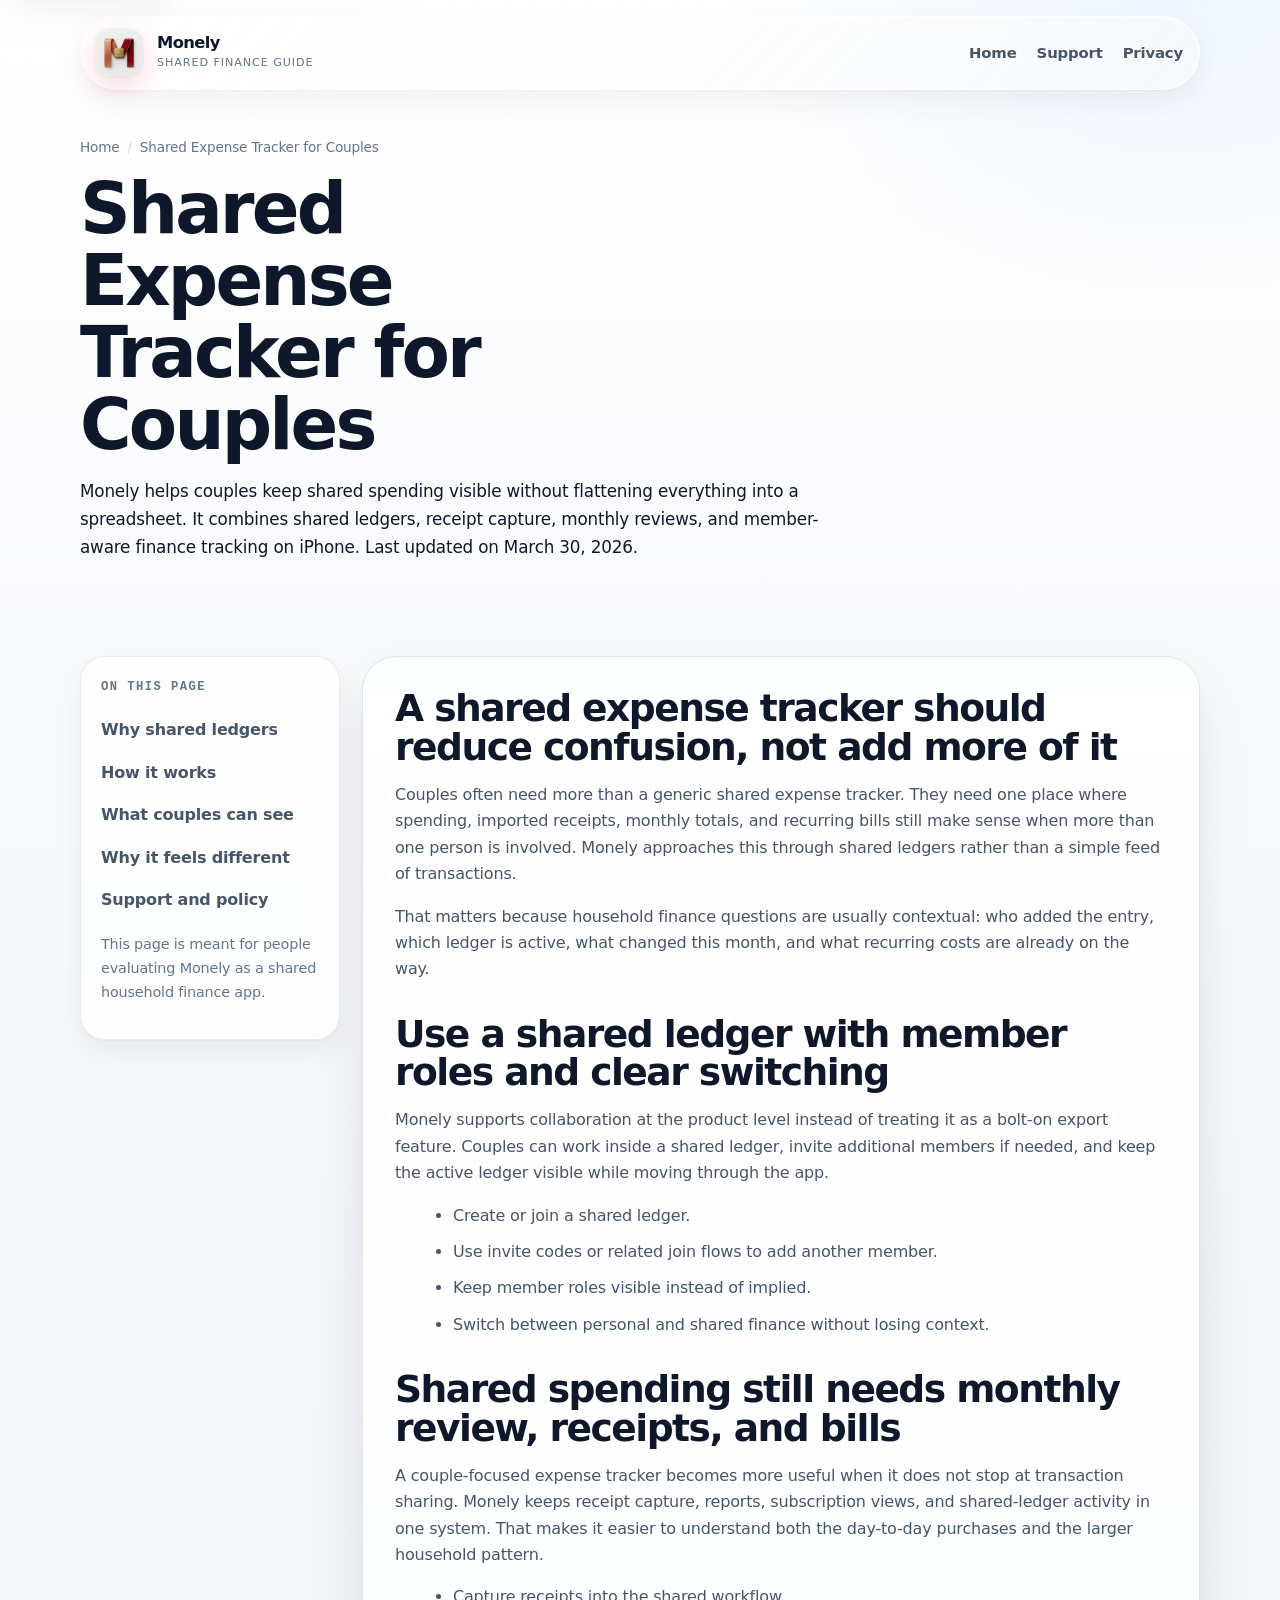
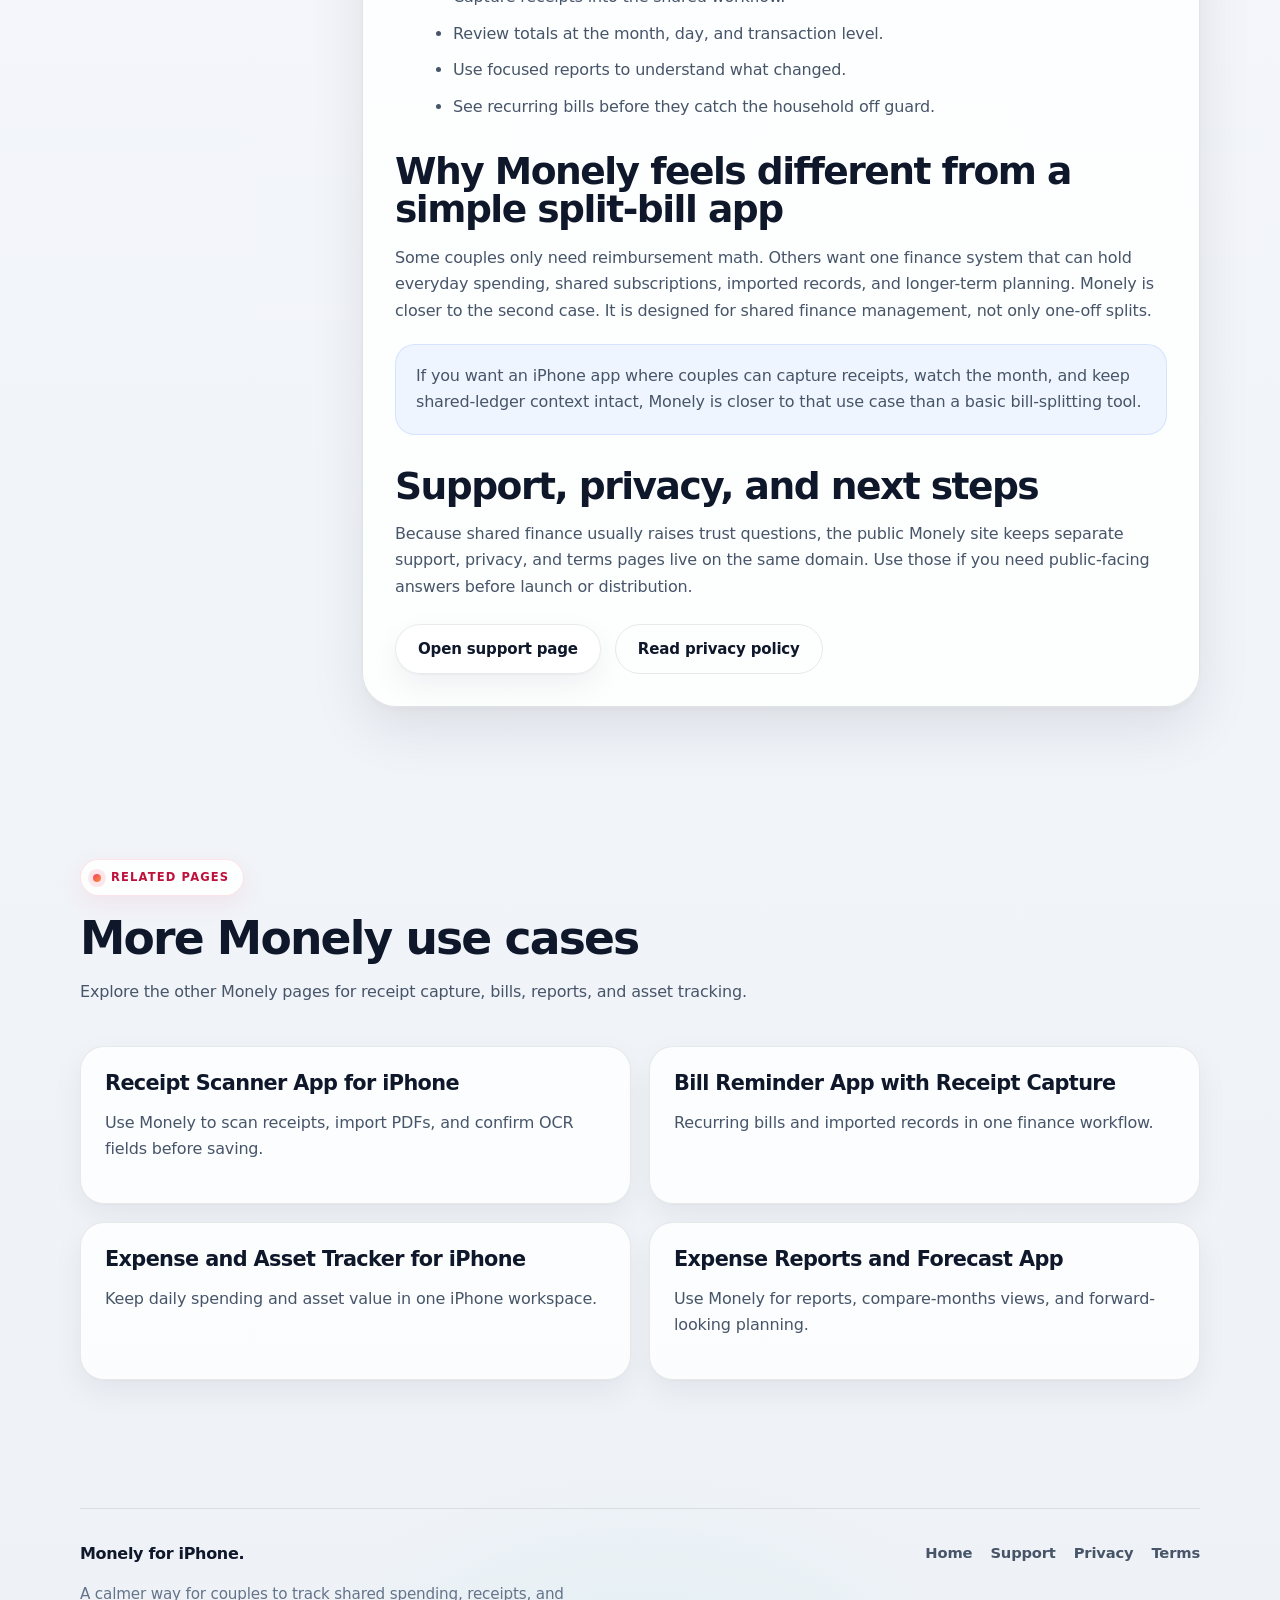
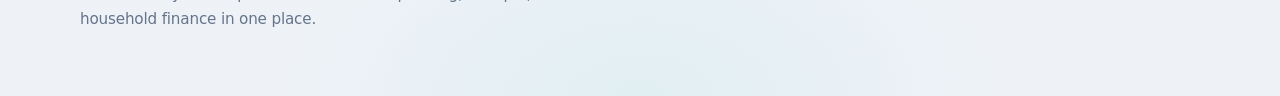
<file: shared-expense-tracker-for-couples.html>
<!DOCTYPE html>
<html lang="en">
<head>
  <meta charset="UTF-8">
  <meta name="viewport" content="width=device-width, initial-scale=1.0">
  <title>Shared Expense Tracker for Couples | Monely</title>
  <meta name="description" content="Monely works as a shared expense tracker for couples with member-aware ledgers, roles, collaboration flows, and household finance views on iPhone.">
  <meta name="robots" content="index,follow,max-image-preview:large">
  <meta name="referrer" content="strict-origin-when-cross-origin">
  <meta name="theme-color" content="#fff8f2">
  <meta property="og:type" content="article">
  <meta property="og:site_name" content="Monely">
  <meta property="og:title" content="Shared Expense Tracker for Couples | Monely">
  <meta property="og:description" content="Use Monely for shared household spending, member-aware ledgers, receipt capture, and monthly reviews on iPhone.">
  <meta property="og:url" content="https://monelyapp.com/shared-expense-tracker-for-couples.html">
  <meta property="og:image" content="https://monelyapp.com/social-preview.png">
  <meta name="twitter:card" content="summary_large_image">
  <meta name="twitter:title" content="Shared Expense Tracker for Couples | Monely">
  <meta name="twitter:description" content="Use Monely for shared household spending, member-aware ledgers, receipt capture, and monthly reviews on iPhone.">
  <meta name="twitter:image" content="https://monelyapp.com/social-preview.png">
  <meta http-equiv="Content-Security-Policy" content="default-src 'self'; style-src 'self' https://fonts.googleapis.com; font-src https://fonts.gstatic.com; img-src 'self' data: https://www.google-analytics.com; script-src 'self' 'unsafe-inline' https://www.googletagmanager.com https://*.list-manage.com; connect-src 'self' https://www.google-analytics.com https://region1.google-analytics.com https://*.list-manage.com; base-uri 'self'; form-action 'self' https://*.list-manage.com; frame-ancestors 'none'">
  <link rel="canonical" href="https://monelyapp.com/shared-expense-tracker-for-couples.html">
  <link rel="icon" href="favicon.ico" sizes="any">
  <link rel="icon" href="favicon-32x32.png" type="image/png" sizes="32x32">
  <link rel="icon" href="favicon-16x16.png" type="image/png" sizes="16x16">
  <link rel="apple-touch-icon" href="apple-touch-icon.png">
  <link rel="manifest" href="site.webmanifest">
  <link rel="preconnect" href="https://fonts.googleapis.com">
  <link rel="preconnect" href="https://fonts.gstatic.com" crossorigin>
  <link href="https://fonts.googleapis.com/css2?family=Poppins:wght@400;500;600;700;800&amp;display=swap" rel="stylesheet">
  <link rel="stylesheet" href="styles.css">
</head>
<body>
  <a class="skip-link" href="#main">Skip to content</a>

  <header class="site-header">
    <div class="container header-shell">
      <a class="brand" href="/">
        <span class="brand-mark">
          <img src="clipledger_landing_assets/app-icon.png" width="1024" height="1024" alt="Monely app icon">
        </span>
        <span class="brand-copy">
          <strong>Monely</strong>
          <span>Shared finance guide</span>
        </span>
      </a>

      <nav class="topnav" aria-label="Primary">
        <a href="/">Home</a>
        <a href="support.html">Support</a>
        <a href="privacy.html">Privacy</a>
      </nav>
    </div>
  </header>

  <main id="main">
    <section class="page-hero">
      <div class="container">
        <div class="breadcrumbs">
          <a href="/">Home</a>
          <span aria-hidden="true">/</span>
          <span>Shared Expense Tracker for Couples</span>
        </div>
        <h1>Shared Expense Tracker for Couples</h1>
        <p>Monely helps couples keep shared spending visible without flattening everything into a spreadsheet. It combines shared ledgers, receipt capture, monthly reviews, and member-aware finance tracking on iPhone. Last updated on March 30, 2026.</p>
      </div>
    </section>

    <section class="section tight">
      <div class="container page-layout">
        <aside class="page-nav" aria-label="On this page">
          <h2>On This Page</h2>
          <a href="#overview">Why shared ledgers</a>
          <a href="#how-it-works">How it works</a>
          <a href="#what-you-see">What couples can see</a>
          <a href="#why-different">Why it feels different</a>
          <a href="#support-links">Support and policy</a>
          <p class="toc-note">This page is meant for people evaluating Monely as a shared household finance app.</p>
        </aside>

        <article class="prose">
          <h2 id="overview">A shared expense tracker should reduce confusion, not add more of it</h2>
          <p>Couples often need more than a generic shared expense tracker. They need one place where spending, imported receipts, monthly totals, and recurring bills still make sense when more than one person is involved. Monely approaches this through shared ledgers rather than a simple feed of transactions.</p>
          <p>That matters because household finance questions are usually contextual: who added the entry, which ledger is active, what changed this month, and what recurring costs are already on the way.</p>

          <h2 id="how-it-works">Use a shared ledger with member roles and clear switching</h2>
          <p>Monely supports collaboration at the product level instead of treating it as a bolt-on export feature. Couples can work inside a shared ledger, invite additional members if needed, and keep the active ledger visible while moving through the app.</p>
          <ul>
            <li>Create or join a shared ledger.</li>
            <li>Use invite codes or related join flows to add another member.</li>
            <li>Keep member roles visible instead of implied.</li>
            <li>Switch between personal and shared finance without losing context.</li>
          </ul>

          <h2 id="what-you-see">Shared spending still needs monthly review, receipts, and bills</h2>
          <p>A couple-focused expense tracker becomes more useful when it does not stop at transaction sharing. Monely keeps receipt capture, reports, subscription views, and shared-ledger activity in one system. That makes it easier to understand both the day-to-day purchases and the larger household pattern.</p>
          <ul>
            <li>Capture receipts into the shared workflow.</li>
            <li>Review totals at the month, day, and transaction level.</li>
            <li>Use focused reports to understand what changed.</li>
            <li>See recurring bills before they catch the household off guard.</li>
          </ul>

          <h2 id="why-different">Why Monely feels different from a simple split-bill app</h2>
          <p>Some couples only need reimbursement math. Others want one finance system that can hold everyday spending, shared subscriptions, imported records, and longer-term planning. Monely is closer to the second case. It is designed for shared finance management, not only one-off splits.</p>

          <div class="notice-box">
            If you want an iPhone app where couples can capture receipts, watch the month, and keep shared-ledger context intact, Monely is closer to that use case than a basic bill-splitting tool.
          </div>

          <h2 id="support-links">Support, privacy, and next steps</h2>
          <p>Because shared finance usually raises trust questions, the public Monely site keeps separate support, privacy, and terms pages live on the same domain. Use those if you need public-facing answers before launch or distribution.</p>
          <div class="actions">
            <a class="button secondary" href="support.html">Open support page</a>
            <a class="button ghost" href="privacy.html">Read privacy policy</a>
          </div>
        </article>
      </div>
    </section>

    <section class="section tight">
      <div class="container">
        <div class="section-head">
          <span class="eyebrow">Related pages</span>
          <h2>More Monely use cases</h2>
          <p>Explore the other Monely pages for receipt capture, bills, reports, and asset tracking.</p>
        </div>

        <div class="support-grid">
          <article class="support-card">
            <h2><a href="receipt-scanner-app-for-iphone.html">Receipt Scanner App for iPhone</a></h2>
            <p>Use Monely to scan receipts, import PDFs, and confirm OCR fields before saving.</p>
          </article>
          <article class="support-card">
            <h2><a href="bill-reminder-app-with-receipt-capture.html">Bill Reminder App with Receipt Capture</a></h2>
            <p>Recurring bills and imported records in one finance workflow.</p>
          </article>
          <article class="support-card">
            <h2><a href="expense-and-asset-tracker-for-iphone.html">Expense and Asset Tracker for iPhone</a></h2>
            <p>Keep daily spending and asset value in one iPhone workspace.</p>
          </article>
          <article class="support-card">
            <h2><a href="expense-reports-and-forecast-app.html">Expense Reports and Forecast App</a></h2>
            <p>Use Monely for reports, compare-months views, and forward-looking planning.</p>
          </article>
        </div>
      </div>
    </section>
  </main>

  <footer class="footer">
    <div class="container footer-shell">
      <div class="footer-copy">
        <strong>Monely for iPhone.</strong>
        <p>A calmer way for couples to track shared spending, receipts, and household finance in one place.</p>
      </div>

      <nav class="footer-links" aria-label="Footer">
        <a href="/">Home</a>
        <a href="support.html">Support</a>
        <a href="privacy.html">Privacy</a>
        <a href="terms.html">Terms</a>
      </nav>
    </div>
  </footer>
  <script src="site-config.js"></script>
  <script src="site.js"></script>
</body>
</html>
</file>
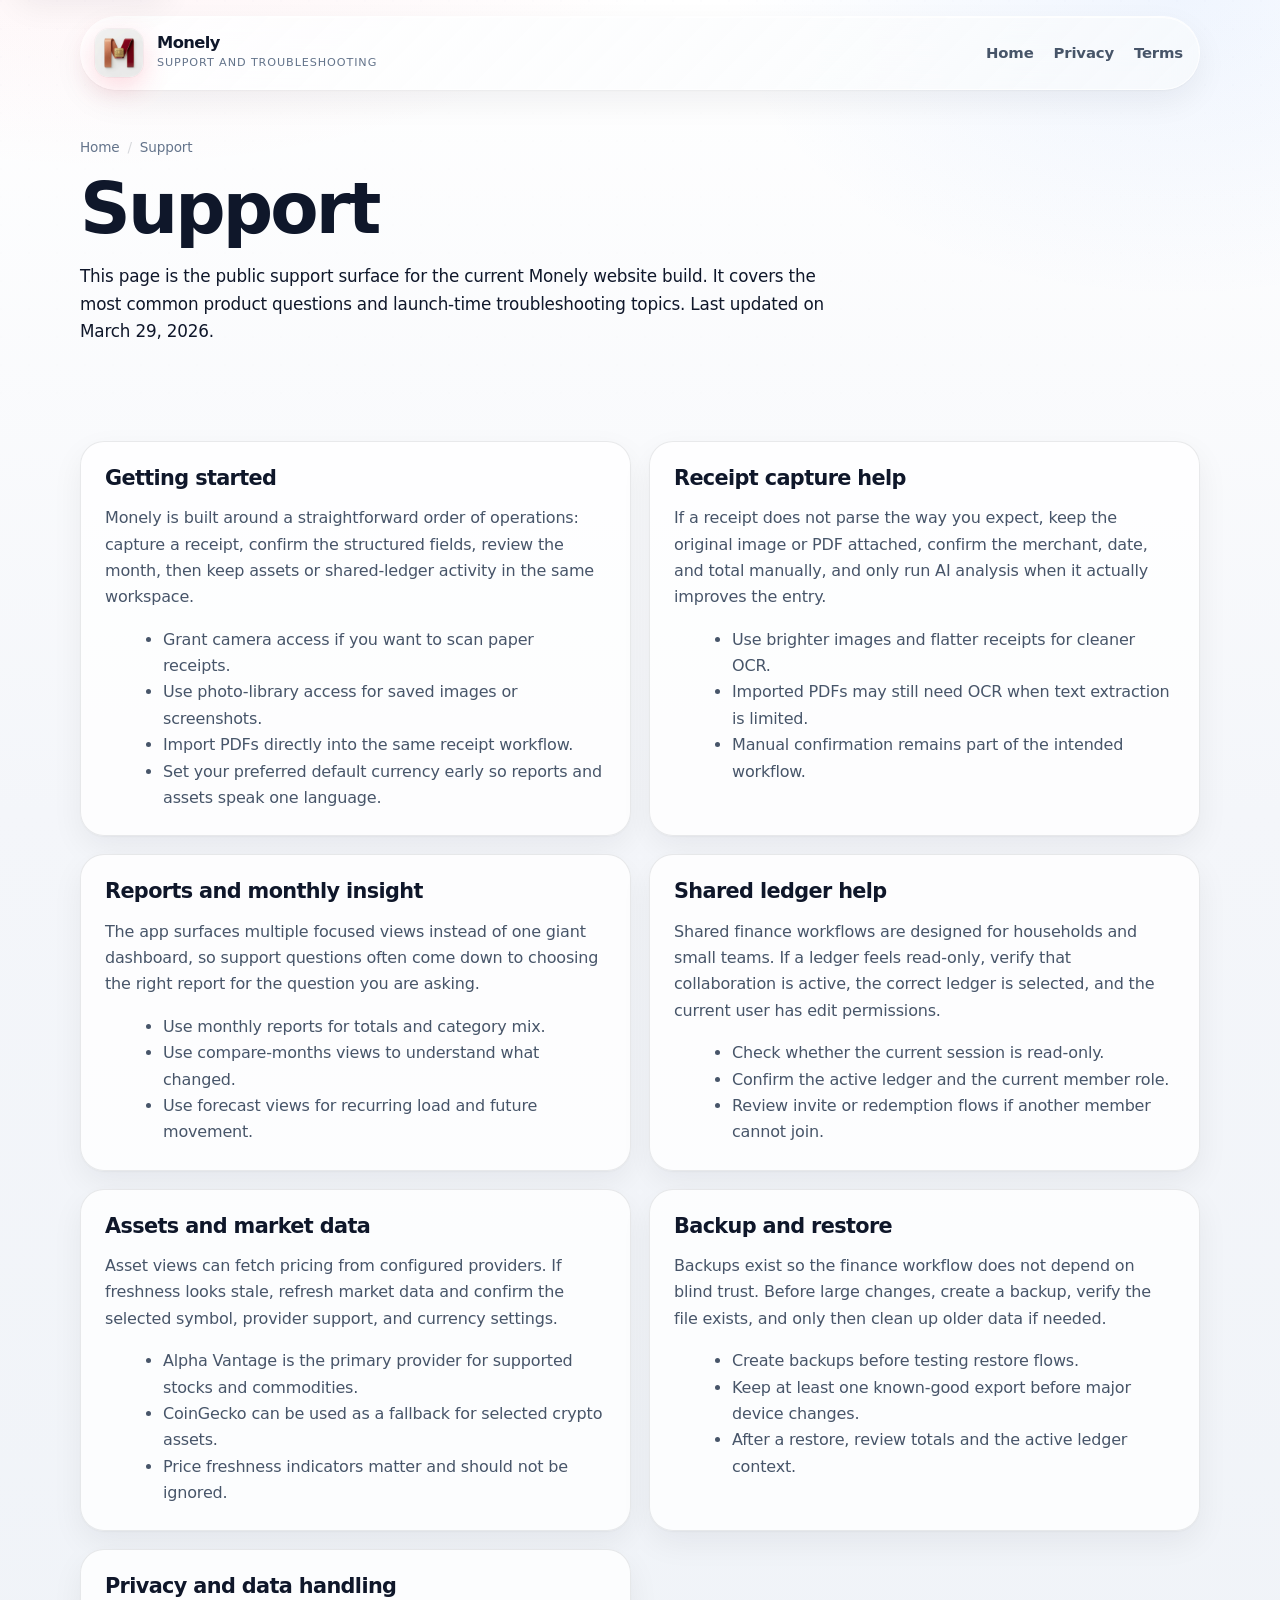
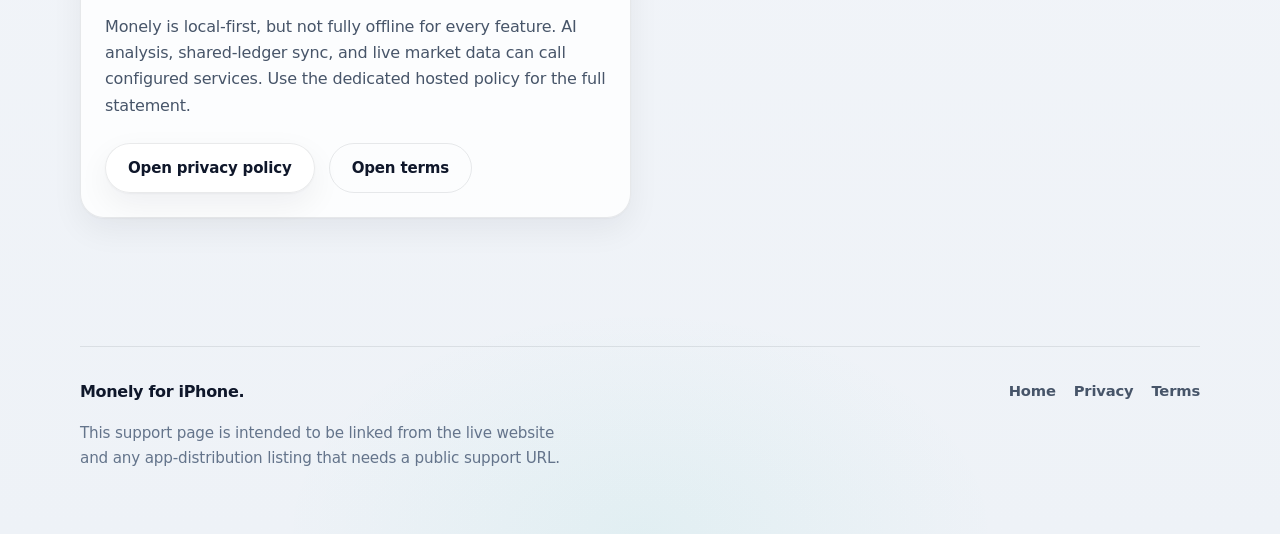
<file: support.html>
<!DOCTYPE html>
<html lang="en">
<head>
  <meta charset="UTF-8">
  <meta name="viewport" content="width=device-width, initial-scale=1.0">
  <title>Support | Monely for iPhone</title>
  <meta name="description" content="Support and troubleshooting for Monely receipt capture, reports, shared ledgers, backups, privacy, and asset tracking.">
  <meta name="robots" content="index,follow,max-image-preview:large">
  <meta name="referrer" content="strict-origin-when-cross-origin">
  <meta name="theme-color" content="#fff8f2">
  <meta property="og:type" content="article">
  <meta property="og:site_name" content="Monely">
  <meta property="og:title" content="Monely Support">
  <meta property="og:description" content="Support and troubleshooting for Monely receipt capture, reports, shared ledgers, backups, privacy, and asset tracking.">
  <meta property="og:url" content="https://monelyapp.com/support.html">
  <meta property="og:image" content="https://monelyapp.com/social-preview.png">
  <meta name="twitter:card" content="summary_large_image">
  <meta name="twitter:title" content="Monely Support">
  <meta name="twitter:description" content="Support and troubleshooting for Monely receipt capture, reports, shared ledgers, backups, privacy, and asset tracking.">
  <meta name="twitter:image" content="https://monelyapp.com/social-preview.png">
  <meta http-equiv="Content-Security-Policy" content="default-src 'self'; style-src 'self' https://fonts.googleapis.com; font-src https://fonts.gstatic.com; img-src 'self' data: https://www.google-analytics.com; script-src 'self' 'unsafe-inline' https://www.googletagmanager.com https://*.list-manage.com; connect-src 'self' https://www.google-analytics.com https://region1.google-analytics.com https://*.list-manage.com; base-uri 'self'; form-action 'self' https://*.list-manage.com; frame-ancestors 'none'">
  <link rel="canonical" href="https://monelyapp.com/support.html">
  <link rel="icon" href="favicon.ico" sizes="any">
  <link rel="icon" href="favicon-32x32.png" type="image/png" sizes="32x32">
  <link rel="icon" href="favicon-16x16.png" type="image/png" sizes="16x16">
  <link rel="apple-touch-icon" href="apple-touch-icon.png">
  <link rel="manifest" href="site.webmanifest">
  <link rel="preconnect" href="https://fonts.googleapis.com">
  <link rel="preconnect" href="https://fonts.gstatic.com" crossorigin>
  <link href="https://fonts.googleapis.com/css2?family=Poppins:wght@400;500;600;700;800&amp;display=swap" rel="stylesheet">
  <link rel="stylesheet" href="styles.css">
</head>
<body>
  <a class="skip-link" href="#main">Skip to content</a>

  <header class="site-header">
    <div class="container header-shell">
      <a class="brand" href="/">
        <span class="brand-mark">
          <img src="clipledger_landing_assets/app-icon.png" width="1024" height="1024" alt="Monely app icon">
        </span>
        <span class="brand-copy">
          <strong>Monely</strong>
          <span>Support and troubleshooting</span>
        </span>
      </a>

      <nav class="topnav" aria-label="Primary">
        <a href="/">Home</a>
        <a href="privacy.html">Privacy</a>
        <a href="terms.html">Terms</a>
      </nav>
    </div>
  </header>

  <main id="main">
    <section class="page-hero">
      <div class="container">
        <div class="breadcrumbs">
          <a href="/">Home</a>
          <span aria-hidden="true">/</span>
          <span>Support</span>
        </div>
        <h1>Support</h1>
        <p>This page is the public support surface for the current Monely website build. It covers the most common product questions and launch-time troubleshooting topics. Last updated on March 29, 2026.</p>
      </div>
    </section>

    <section class="section tight">
      <div class="container">
        <div class="support-grid">
          <article class="support-card">
            <h2>Getting started</h2>
            <p>Monely is built around a straightforward order of operations: capture a receipt, confirm the structured fields, review the month, then keep assets or shared-ledger activity in the same workspace.</p>
            <ul>
              <li>Grant camera access if you want to scan paper receipts.</li>
              <li>Use photo-library access for saved images or screenshots.</li>
              <li>Import PDFs directly into the same receipt workflow.</li>
              <li>Set your preferred default currency early so reports and assets speak one language.</li>
            </ul>
          </article>

          <article class="support-card">
            <h2>Receipt capture help</h2>
            <p>If a receipt does not parse the way you expect, keep the original image or PDF attached, confirm the merchant, date, and total manually, and only run AI analysis when it actually improves the entry.</p>
            <ul>
              <li>Use brighter images and flatter receipts for cleaner OCR.</li>
              <li>Imported PDFs may still need OCR when text extraction is limited.</li>
              <li>Manual confirmation remains part of the intended workflow.</li>
            </ul>
          </article>

          <article class="support-card">
            <h2>Reports and monthly insight</h2>
            <p>The app surfaces multiple focused views instead of one giant dashboard, so support questions often come down to choosing the right report for the question you are asking.</p>
            <ul>
              <li>Use monthly reports for totals and category mix.</li>
              <li>Use compare-months views to understand what changed.</li>
              <li>Use forecast views for recurring load and future movement.</li>
            </ul>
          </article>

          <article class="support-card">
            <h2>Shared ledger help</h2>
            <p>Shared finance workflows are designed for households and small teams. If a ledger feels read-only, verify that collaboration is active, the correct ledger is selected, and the current user has edit permissions.</p>
            <ul>
              <li>Check whether the current session is read-only.</li>
              <li>Confirm the active ledger and the current member role.</li>
              <li>Review invite or redemption flows if another member cannot join.</li>
            </ul>
          </article>

          <article class="support-card">
            <h2>Assets and market data</h2>
            <p>Asset views can fetch pricing from configured providers. If freshness looks stale, refresh market data and confirm the selected symbol, provider support, and currency settings.</p>
            <ul>
              <li>Alpha Vantage is the primary provider for supported stocks and commodities.</li>
              <li>CoinGecko can be used as a fallback for selected crypto assets.</li>
              <li>Price freshness indicators matter and should not be ignored.</li>
            </ul>
          </article>

          <article class="support-card">
            <h2>Backup and restore</h2>
            <p>Backups exist so the finance workflow does not depend on blind trust. Before large changes, create a backup, verify the file exists, and only then clean up older data if needed.</p>
            <ul>
              <li>Create backups before testing restore flows.</li>
              <li>Keep at least one known-good export before major device changes.</li>
              <li>After a restore, review totals and the active ledger context.</li>
            </ul>
          </article>

          <article class="support-card">
            <h2>Privacy and data handling</h2>
            <p>Monely is local-first, but not fully offline for every feature. AI analysis, shared-ledger sync, and live market data can call configured services. Use the dedicated hosted policy for the full statement.</p>
            <div class="actions">
              <a class="button secondary" href="privacy.html">Open privacy policy</a>
              <a class="button ghost" href="terms.html">Open terms</a>
            </div>
          </article>
        </div>
      </div>
    </section>
  </main>

  <footer class="footer">
    <div class="container footer-shell">
      <div class="footer-copy">
        <strong>Monely for iPhone.</strong>
        <p>This support page is intended to be linked from the live website and any app-distribution listing that needs a public support URL.</p>
      </div>

      <nav class="footer-links" aria-label="Footer">
        <a href="/">Home</a>
        <a href="privacy.html">Privacy</a>
        <a href="terms.html">Terms</a>
      </nav>
    </div>
  </footer>
  <script src="site-config.js"></script>
  <script src="site.js"></script>
</body>
</html>
</file>
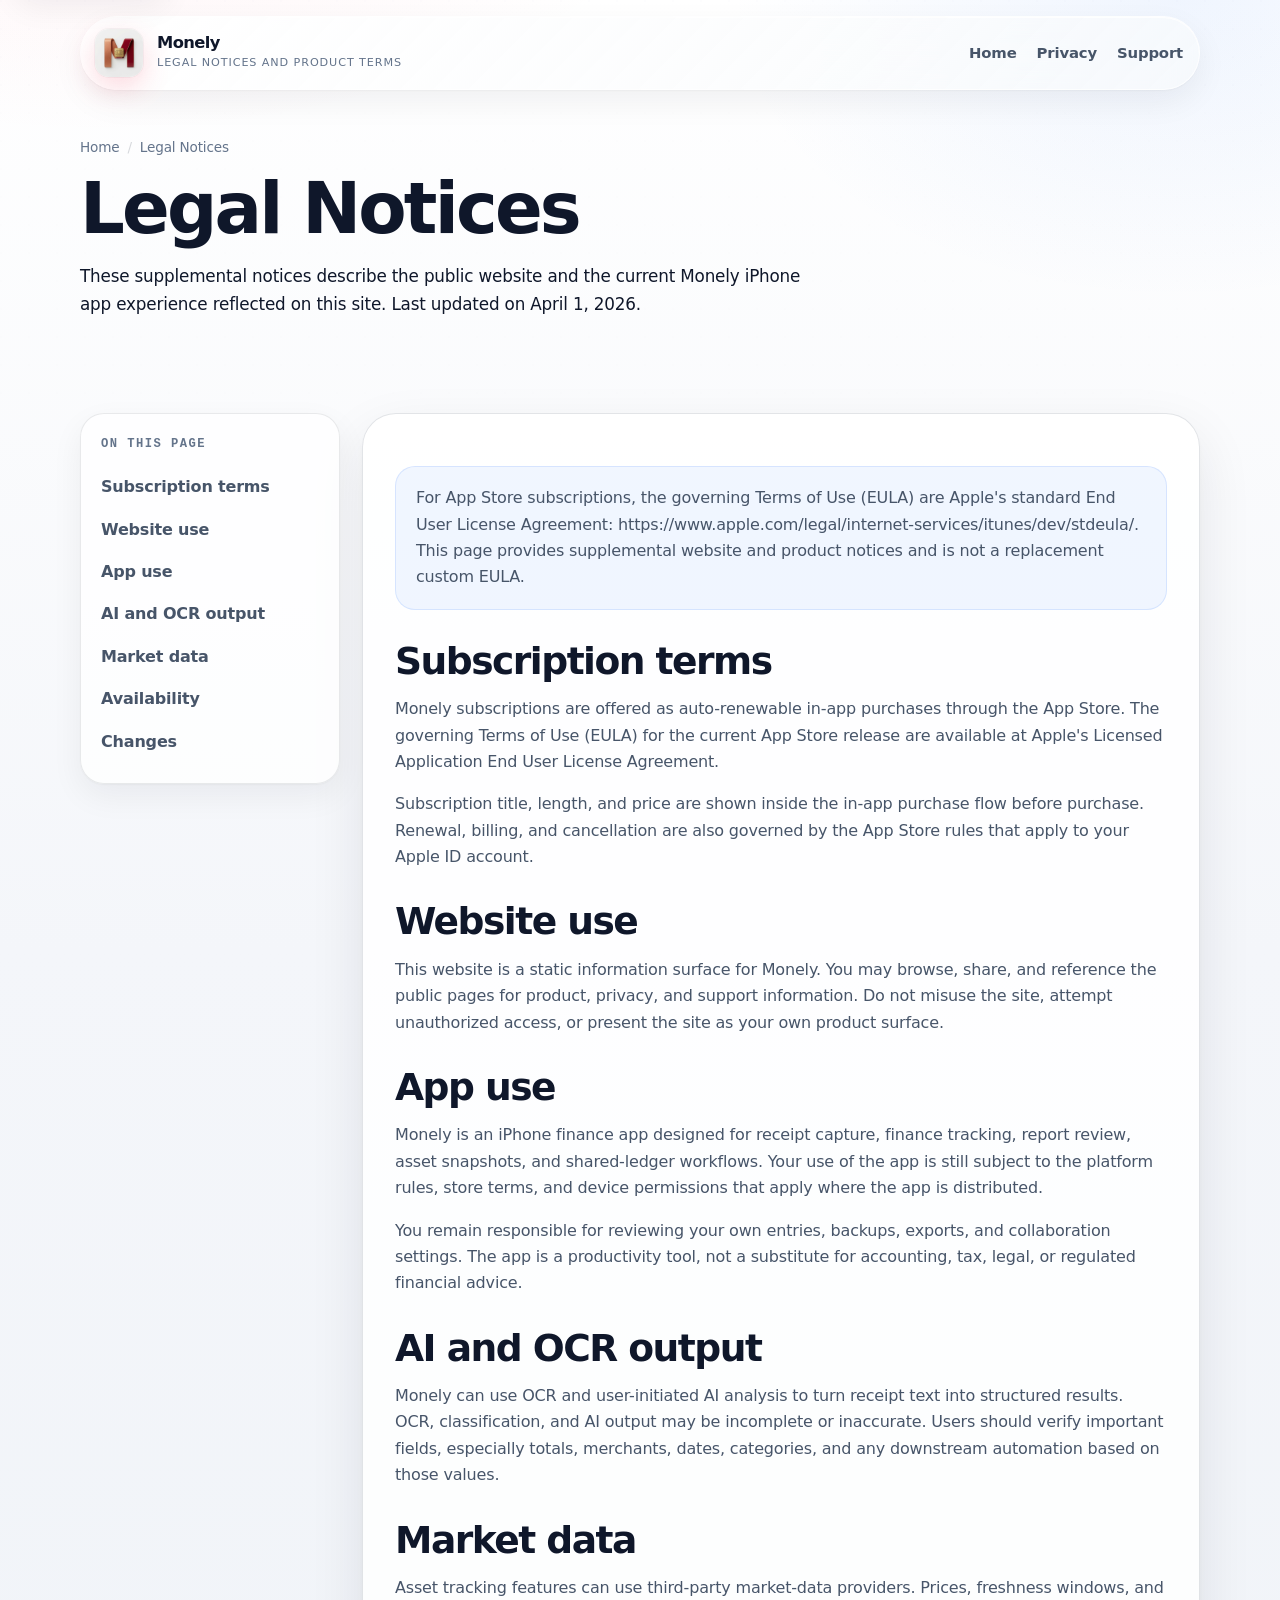
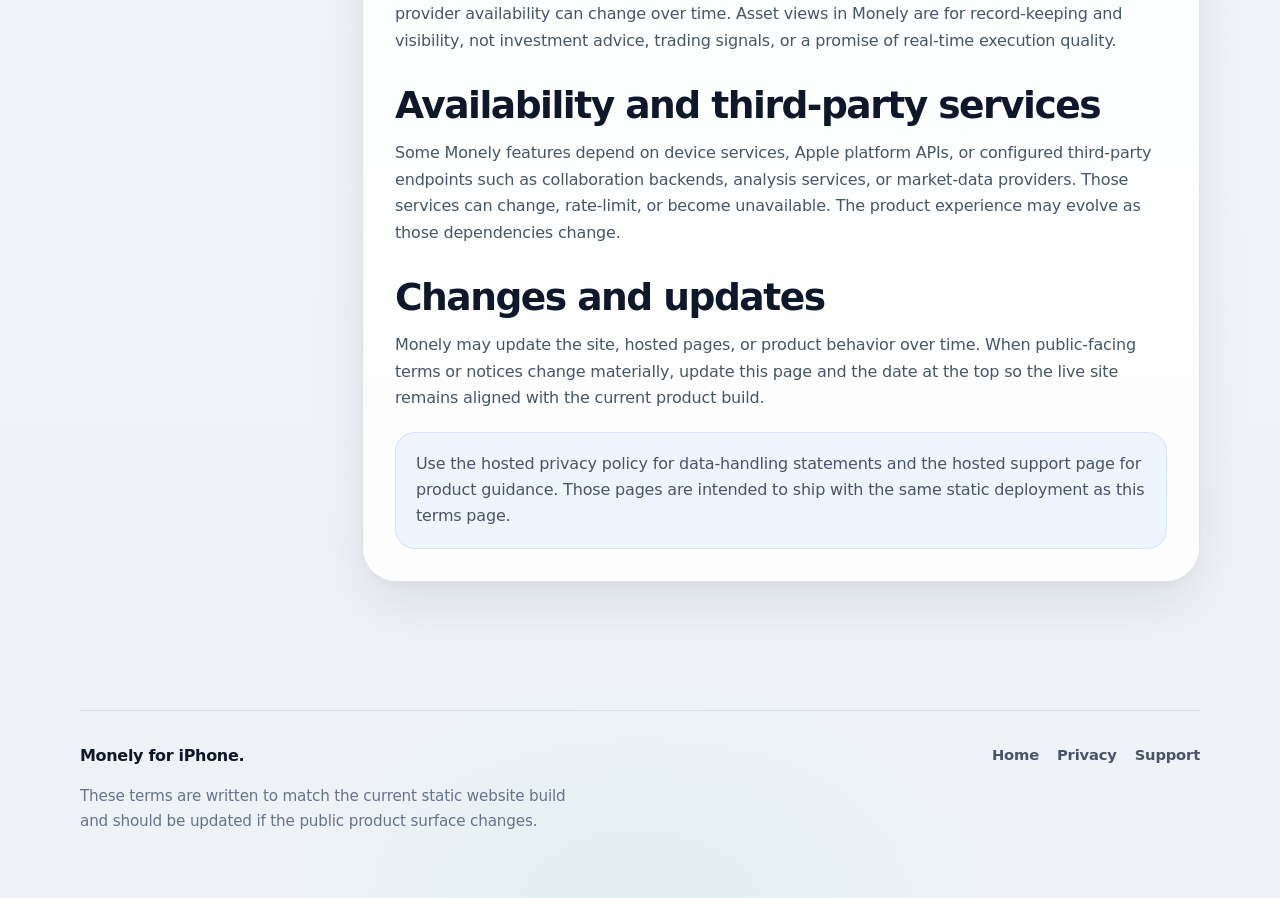
<file: terms.html>
<!DOCTYPE html>
<html lang="en">
<head>
  <meta charset="UTF-8">
  <meta name="viewport" content="width=device-width, initial-scale=1.0">
  <title>Legal Notices | Monely for iPhone</title>
  <meta name="description" content="Supplemental legal notices for the Monely website and iPhone app. App Store subscriptions use Apple's standard Terms of Use (EULA).">
  <meta name="robots" content="index,follow,max-image-preview:large">
  <meta name="referrer" content="strict-origin-when-cross-origin">
  <meta name="theme-color" content="#fff8f2">
  <meta property="og:type" content="article">
  <meta property="og:site_name" content="Monely">
  <meta property="og:title" content="Monely Legal Notices">
  <meta property="og:description" content="Supplemental legal notices for the Monely website and iPhone app. App Store subscriptions use Apple's standard Terms of Use (EULA).">
  <meta property="og:url" content="https://monelyapp.com/terms.html">
  <meta property="og:image" content="https://monelyapp.com/social-preview.png">
  <meta name="twitter:card" content="summary_large_image">
  <meta name="twitter:title" content="Monely Legal Notices">
  <meta name="twitter:description" content="Supplemental legal notices for the Monely website and iPhone app. App Store subscriptions use Apple's standard Terms of Use (EULA).">
  <meta name="twitter:image" content="https://monelyapp.com/social-preview.png">
  <meta http-equiv="Content-Security-Policy" content="default-src 'self'; style-src 'self' https://fonts.googleapis.com; font-src https://fonts.gstatic.com; img-src 'self' data: https://www.google-analytics.com; script-src 'self' 'unsafe-inline' https://www.googletagmanager.com https://*.list-manage.com; connect-src 'self' https://www.google-analytics.com https://region1.google-analytics.com https://*.list-manage.com; base-uri 'self'; form-action 'self' https://*.list-manage.com; frame-ancestors 'none'">
  <link rel="canonical" href="https://monelyapp.com/terms.html">
  <link rel="icon" href="favicon.ico" sizes="any">
  <link rel="icon" href="favicon-32x32.png" type="image/png" sizes="32x32">
  <link rel="icon" href="favicon-16x16.png" type="image/png" sizes="16x16">
  <link rel="apple-touch-icon" href="apple-touch-icon.png">
  <link rel="manifest" href="site.webmanifest">
  <link rel="preconnect" href="https://fonts.googleapis.com">
  <link rel="preconnect" href="https://fonts.gstatic.com" crossorigin>
  <link href="https://fonts.googleapis.com/css2?family=Poppins:wght@400;500;600;700;800&amp;display=swap" rel="stylesheet">
  <link rel="stylesheet" href="styles.css">
</head>
<body>
  <a class="skip-link" href="#main">Skip to content</a>

  <header class="site-header">
    <div class="container header-shell">
      <a class="brand" href="/">
        <span class="brand-mark">
          <img src="clipledger_landing_assets/app-icon.png" width="1024" height="1024" alt="Monely app icon">
        </span>
        <span class="brand-copy">
          <strong>Monely</strong>
          <span>Legal notices and product terms</span>
        </span>
      </a>

      <nav class="topnav" aria-label="Primary">
        <a href="/">Home</a>
        <a href="privacy.html">Privacy</a>
        <a href="support.html">Support</a>
      </nav>
    </div>
  </header>

  <main id="main">
    <section class="page-hero">
      <div class="container">
        <div class="breadcrumbs">
          <a href="/">Home</a>
          <span aria-hidden="true">/</span>
          <span>Legal Notices</span>
        </div>
        <h1>Legal Notices</h1>
        <p>These supplemental notices describe the public website and the current Monely iPhone app experience reflected on this site. Last updated on April 1, 2026.</p>
      </div>
    </section>

    <section class="section tight">
      <div class="container page-layout">
        <aside class="page-nav" aria-label="On this page">
          <h2>On This Page</h2>
          <a href="#subscription-terms">Subscription terms</a>
          <a href="#website-use">Website use</a>
          <a href="#app-use">App use</a>
          <a href="#ai-output">AI and OCR output</a>
          <a href="#market-data">Market data</a>
          <a href="#availability">Availability</a>
          <a href="#changes">Changes</a>
        </aside>

        <article class="prose">
          <div class="notice-box">
            For App Store subscriptions, the governing Terms of Use (EULA) are Apple's standard End User License Agreement:
            <a href="https://www.apple.com/legal/internet-services/itunes/dev/stdeula/">https://www.apple.com/legal/internet-services/itunes/dev/stdeula/</a>.
            This page provides supplemental website and product notices and is not a replacement custom EULA.
          </div>

          <h2 id="subscription-terms">Subscription terms</h2>
          <p>Monely subscriptions are offered as auto-renewable in-app purchases through the App Store. The governing Terms of Use (EULA) for the current App Store release are available at <a href="https://www.apple.com/legal/internet-services/itunes/dev/stdeula/">Apple's Licensed Application End User License Agreement</a>.</p>
          <p>Subscription title, length, and price are shown inside the in-app purchase flow before purchase. Renewal, billing, and cancellation are also governed by the App Store rules that apply to your Apple ID account.</p>

          <h2 id="website-use">Website use</h2>
          <p>This website is a static information surface for Monely. You may browse, share, and reference the public pages for product, privacy, and support information. Do not misuse the site, attempt unauthorized access, or present the site as your own product surface.</p>

          <h2 id="app-use">App use</h2>
          <p>Monely is an iPhone finance app designed for receipt capture, finance tracking, report review, asset snapshots, and shared-ledger workflows. Your use of the app is still subject to the platform rules, store terms, and device permissions that apply where the app is distributed.</p>
          <p>You remain responsible for reviewing your own entries, backups, exports, and collaboration settings. The app is a productivity tool, not a substitute for accounting, tax, legal, or regulated financial advice.</p>

          <h2 id="ai-output">AI and OCR output</h2>
          <p>Monely can use OCR and user-initiated AI analysis to turn receipt text into structured results. OCR, classification, and AI output may be incomplete or inaccurate. Users should verify important fields, especially totals, merchants, dates, categories, and any downstream automation based on those values.</p>

          <h2 id="market-data">Market data</h2>
          <p>Asset tracking features can use third-party market-data providers. Prices, freshness windows, and provider availability can change over time. Asset views in Monely are for record-keeping and visibility, not investment advice, trading signals, or a promise of real-time execution quality.</p>

          <h2 id="availability">Availability and third-party services</h2>
          <p>Some Monely features depend on device services, Apple platform APIs, or configured third-party endpoints such as collaboration backends, analysis services, or market-data providers. Those services can change, rate-limit, or become unavailable. The product experience may evolve as those dependencies change.</p>

          <h2 id="changes">Changes and updates</h2>
          <p>Monely may update the site, hosted pages, or product behavior over time. When public-facing terms or notices change materially, update this page and the date at the top so the live site remains aligned with the current product build.</p>

          <div class="notice-box">
            Use the hosted <a href="privacy.html">privacy policy</a> for data-handling statements and the hosted <a href="support.html">support page</a> for product guidance. Those pages are intended to ship with the same static deployment as this terms page.
          </div>
        </article>
      </div>
    </section>
  </main>

  <footer class="footer">
    <div class="container footer-shell">
      <div class="footer-copy">
        <strong>Monely for iPhone.</strong>
        <p>These terms are written to match the current static website build and should be updated if the public product surface changes.</p>
      </div>

      <nav class="footer-links" aria-label="Footer">
        <a href="/">Home</a>
        <a href="privacy.html">Privacy</a>
        <a href="support.html">Support</a>
      </nav>
    </div>
  </footer>
  <script src="site-config.js"></script>
  <script src="site.js"></script>
</body>
</html>
</file>
<file: styles.css>
:root {
  --bg: #f4f6fa;
  --bg-strong: #ffffff;
  --surface: rgba(255, 255, 255, 0.78);
  --surface-strong: rgba(255, 255, 255, 0.95);
  --line: rgba(15, 23, 42, 0.09);
  --line-strong: rgba(15, 23, 42, 0.16);
  --text: #0f172a;
  --muted: #64748b;
  --muted-strong: #475569;
  --accent: #f43f5e;
  --accent-soft: #fb923c;
  --accent-cool: #3b82f6;
  --accent-mint: #14b8a6;
  --shadow-sm: 0 1px 2px rgba(15, 23, 42, 0.04), 0 12px 32px rgba(15, 23, 42, 0.06);
  --shadow-md: 0 4px 6px rgba(15, 23, 42, 0.03), 0 22px 56px rgba(15, 23, 42, 0.09);
  --shadow-lg: 0 8px 16px rgba(15, 23, 42, 0.04), 0 32px 80px rgba(15, 23, 42, 0.12);
  --radius-xl: 32px;
  --radius-lg: 24px;
  --radius-md: 16px;
  --max: 1120px;
  --sans: "Poppins", system-ui, -apple-system, "Segoe UI", sans-serif;
  --display: "Poppins", system-ui, -apple-system, "Segoe UI", sans-serif;
  --mono: ui-monospace, "SF Mono", Menlo, monospace;
  --ring: 0 0 0 3px rgba(59, 130, 246, 0.28);
}

* {
  box-sizing: border-box;
}

html {
  scroll-behavior: smooth;
}

body {
  margin: 0;
  min-height: 100vh;
  color: var(--text);
  font-family: var(--sans);
  line-height: 1.65;
  letter-spacing: -0.011em;
  background:
    radial-gradient(1200px 700px at 8% -10%, rgba(244, 63, 94, 0.09), transparent 55%),
    radial-gradient(900px 600px at 92% 0%, rgba(59, 130, 246, 0.08), transparent 50%),
    radial-gradient(800px 500px at 50% 100%, rgba(20, 184, 166, 0.06), transparent 45%),
    linear-gradient(180deg, #ffffff 0%, var(--bg) 38%, #eef2f7 100%);
  -webkit-font-smoothing: antialiased;
  text-rendering: optimizeLegibility;
}

body::before {
  content: "";
  position: fixed;
  inset: 0;
  z-index: -1;
  pointer-events: none;
  opacity: 0.45;
  background-image:
    radial-gradient(circle at 1px 1px, rgba(100, 116, 139, 0.06) 1px, transparent 0);
  background-size: 28px 28px;
  mask-image: linear-gradient(180deg, rgba(0, 0, 0, 0.35), transparent 88%);
}

a {
  color: inherit;
  text-decoration: none;
}

img {
  display: block;
  max-width: 100%;
  height: auto;
}

.sr-only {
  position: absolute;
  width: 1px;
  height: 1px;
  padding: 0;
  margin: -1px;
  overflow: hidden;
  clip: rect(0, 0, 0, 0);
  white-space: nowrap;
  border: 0;
}

button,
input,
textarea,
select {
  font: inherit;
}

:focus-visible {
  outline: none;
  box-shadow: var(--ring);
}

.skip-link {
  position: absolute;
  left: 16px;
  top: -56px;
  z-index: 60;
  padding: 12px 16px;
  border-radius: 14px;
  background: #12213a;
  color: #fff;
  box-shadow: var(--shadow-sm);
}

.skip-link:focus {
  top: 16px;
}

.container {
  width: min(var(--max), calc(100% - 40px));
  margin: 0 auto;
}

.site-header {
  position: sticky;
  top: 0;
  z-index: 40;
  padding: 16px 0 0;
}

.header-shell {
  display: flex;
  align-items: center;
  justify-content: space-between;
  gap: 20px;
  padding: 12px 16px 12px 14px;
  border-radius: 999px;
  border: 1px solid rgba(255, 255, 255, 0.65);
  background: linear-gradient(135deg, rgba(255, 255, 255, 0.86), rgba(248, 250, 252, 0.72));
  backdrop-filter: blur(20px) saturate(1.35);
  -webkit-backdrop-filter: blur(20px) saturate(1.35);
  box-shadow: var(--shadow-sm), inset 0 1px 0 rgba(255, 255, 255, 0.75);
}

.brand {
  display: inline-flex;
  align-items: center;
  gap: 14px;
  min-width: 0;
}

.brand-mark {
  width: 48px;
  height: 48px;
  overflow: hidden;
  border-radius: 14px;
  box-shadow: 0 10px 28px rgba(244, 63, 94, 0.2), 0 0 0 1px rgba(15, 23, 42, 0.04);
  flex: 0 0 auto;
}

.brand-copy {
  display: grid;
  gap: 2px;
}

.brand-copy strong {
  font-size: 1.02rem;
  line-height: 1.1;
  letter-spacing: -0.035em;
  font-weight: 700;
}

.brand-copy span {
  color: var(--muted);
  font-family: var(--sans);
  font-size: 0.7rem;
  font-weight: 500;
  letter-spacing: 0.08em;
  text-transform: uppercase;
}

.topnav {
  display: flex;
  flex-wrap: wrap;
  align-items: center;
  justify-content: flex-end;
  gap: 14px 20px;
  color: var(--muted-strong);
  font-size: 0.93rem;
  font-weight: 600;
}

.topnav a {
  position: relative;
  padding: 4px 0;
}

.topnav a::after {
  content: "";
  position: absolute;
  left: 0;
  right: 0;
  bottom: -2px;
  height: 2px;
  border-radius: 999px;
  background: linear-gradient(90deg, var(--accent-cool), var(--accent));
  transform: scaleX(0);
  transform-origin: left;
  transition: transform 0.22s ease;
}

.topnav a:hover::after,
.topnav a:focus-visible::after {
  transform: scaleX(1);
}

.header-actions {
  display: flex;
  align-items: center;
  justify-content: flex-end;
  gap: 16px;
  flex: 1 1 auto;
  min-width: 0;
}

.header-cta {
  width: 170px;
  flex: 0 0 auto;
}

.button {
  display: inline-flex;
  align-items: center;
  justify-content: center;
  gap: 10px;
  min-height: 50px;
  padding: 0 22px;
  border: 1px solid transparent;
  border-radius: 999px;
  font-size: 0.94rem;
  font-weight: 700;
  transition:
    transform 0.2s ease,
    box-shadow 0.2s ease,
    border-color 0.2s ease,
    background 0.2s ease,
    color 0.2s ease;
}

.button:hover {
  transform: translateY(-1px);
}

.button.primary {
  color: #fff;
  background: linear-gradient(135deg, #0f172a 0%, #1e3a5f 100%);
  box-shadow: 0 12px 32px rgba(15, 23, 42, 0.22), inset 0 1px 0 rgba(255, 255, 255, 0.12);
}

.button.secondary {
  color: var(--text);
  background: rgba(255, 255, 255, 0.92);
  border-color: var(--line);
  box-shadow: var(--shadow-sm), inset 0 1px 0 rgba(255, 255, 255, 0.9);
}

.button.ghost {
  color: var(--text);
  background: transparent;
  border-color: var(--line);
}

.button.is-disabled {
  opacity: 0.72;
  box-shadow: none;
}

.button.is-disabled:hover {
  transform: none;
}

.app-store-link {
  position: relative;
  display: inline-flex;
  align-items: center;
  justify-content: center;
  width: 216px;
  border-radius: 14px;
  transition: transform 0.2s ease, opacity 0.2s ease, filter 0.2s ease, box-shadow 0.2s ease;
}

.app-store-link img {
  width: 100%;
  height: auto;
  border-radius: 14px;
  vertical-align: middle;
}

.app-store-link:hover {
  transform: translateY(-2px);
  box-shadow: 0 16px 40px rgba(15, 23, 42, 0.12);
}

.app-store-link.is-disabled {
  opacity: 0.72;
  filter: grayscale(0.12);
}

.hero-store-cta,
.final-store-cta,
.footer-app-button {
  width: 216px;
}

.actions {
  display: flex;
  flex-wrap: wrap;
  gap: 14px;
  margin-top: 24px;
}

.actions.center {
  justify-content: center;
}

.section {
  padding: 96px 0;
  scroll-margin-top: 100px;
}

.section.tight {
  padding-top: 56px;
}

.eyebrow {
  display: inline-flex;
  align-items: center;
  gap: 10px;
  padding: 8px 14px 8px 12px;
  border-radius: 999px;
  border: 1px solid rgba(244, 63, 94, 0.14);
  background: rgba(255, 255, 255, 0.85);
  box-shadow: 0 1px 0 rgba(255, 255, 255, 0.9) inset, 0 8px 24px rgba(244, 63, 94, 0.08);
  color: #be123c;
  font-family: var(--sans);
  font-size: 0.72rem;
  font-weight: 600;
  letter-spacing: 0.1em;
  text-transform: uppercase;
}

.eyebrow::before {
  content: "";
  width: 8px;
  height: 8px;
  border-radius: 50%;
  background: linear-gradient(135deg, var(--accent), var(--accent-soft));
  box-shadow: 0 0 0 5px rgba(244, 63, 94, 0.12);
}

.hero {
  padding: 32px 0 56px;
}

.hero-grid {
  display: grid;
  grid-template-columns: minmax(0, 1fr) minmax(300px, 0.9fr);
  gap: clamp(36px, 5vw, 64px);
  align-items: center;
}

.hero-copy h1,
.section-head h2,
.story-card h3,
.highlight-panel h2,
.cta-shell h2,
.page-hero h1,
.prose h2,
.support-card h2 {
  font-family: var(--display);
  line-height: 1.02;
  letter-spacing: -0.04em;
}

.hero-copy h1 {
  max-width: 14ch;
  margin: 20px 0 16px;
  font-size: clamp(2.75rem, 5.2vw + 1rem, 4.25rem);
  font-weight: 700;
  line-height: 1.05;
}

.hero-copy p,
.section-head p,
.story-card p,
.highlight-panel p,
.prose p,
.support-card p,
.empty-state p {
  color: var(--muted-strong);
}

.hero-copy p {
  max-width: 52ch;
  font-size: 1.125rem;
  line-height: 1.6;
}

.hero-support {
  margin: 18px 0 0;
  max-width: 48ch;
  color: var(--muted);
  font-size: 0.95rem;
}

.hero-visual {
  position: relative;
  min-height: 620px;
  padding: 36px 32px 120px;
  overflow: hidden;
  border: 1px solid rgba(255, 255, 255, 0.55);
  border-radius: var(--radius-xl);
  background:
    linear-gradient(165deg, rgba(255, 255, 255, 0.95) 0%, rgba(241, 245, 249, 0.88) 100%),
    linear-gradient(135deg, rgba(59, 130, 246, 0.07), rgba(244, 63, 94, 0.06));
  box-shadow: var(--shadow-md), inset 0 1px 0 rgba(255, 255, 255, 0.8);
  display: grid;
  align-items: center;
  justify-items: center;
  isolation: isolate;
}

.hero-glow {
  position: absolute;
  border-radius: 999px;
  filter: blur(18px);
  opacity: 0.84;
  pointer-events: none;
}

.hero-glow-coral {
  top: 11%;
  left: 8%;
  width: 220px;
  height: 220px;
  background: rgba(244, 63, 94, 0.18);
}

.hero-glow-blue {
  right: 10%;
  bottom: 18%;
  width: 240px;
  height: 240px;
  background: rgba(59, 130, 246, 0.16);
}

.hero-device {
  position: relative;
  z-index: 1;
  width: min(300px, 100%);
  margin: 0;
  padding: 10px;
  border-radius: 36px;
  border: 1px solid rgba(15, 23, 42, 0.06);
  background: linear-gradient(180deg, rgba(255, 255, 255, 0.95), rgba(248, 250, 252, 0.85));
  backdrop-filter: blur(12px);
  box-shadow: var(--shadow-lg), 0 0 0 1px rgba(255, 255, 255, 0.5) inset;
}

.hero-device img {
  border-radius: 28px;
  background: #0f172a;
}

.hero-summary-card {
  position: absolute;
  left: 24px;
  right: 24px;
  bottom: 24px;
  z-index: 1;
  max-width: 420px;
  padding: 20px 22px;
  border: 1px solid var(--line);
  border-radius: var(--radius-lg);
  background: rgba(255, 255, 255, 0.92);
  backdrop-filter: blur(10px);
  box-shadow: var(--shadow-sm), inset 0 1px 0 rgba(255, 255, 255, 0.9);
}

.hero-summary-card strong,
.demo-copy strong,
.screenshot-card strong {
  display: block;
  letter-spacing: -0.03em;
}

.hero-summary-card strong {
  margin: 14px 0 8px;
  font-size: 1.2rem;
}

.hero-summary-card p {
  margin: 0;
  color: var(--muted-strong);
}

.pill-row {
  display: flex;
  flex-wrap: wrap;
  gap: 12px;
  margin: 28px 0 0;
  padding: 0;
  list-style: none;
}

.pill-row li {
  padding: 10px 14px;
  border: 1px solid rgba(20, 35, 58, 0.1);
  border-radius: 999px;
  background: rgba(255, 255, 255, 0.58);
  color: var(--muted-strong);
  font-size: 0.88rem;
  font-weight: 600;
}

.hero-stage {
  position: relative;
  min-height: 680px;
  isolation: isolate;
  perspective: 1400px;
}

.aura {
  position: absolute;
  border-radius: 999px;
  filter: blur(20px);
  opacity: 0.78;
  animation: hero-aura-pulse 14s ease-in-out infinite;
}

.aura-coral {
  top: 14%;
  left: 10%;
  width: 220px;
  height: 220px;
  background: rgba(255, 106, 96, 0.24);
}

.aura-blue {
  right: 2%;
  top: 12%;
  width: 250px;
  height: 250px;
  background: rgba(79, 137, 255, 0.2);
}

.aura-mint {
  bottom: 4%;
  left: 32%;
  width: 240px;
  height: 240px;
  background: rgba(72, 183, 154, 0.18);
}

.device-card {
  position: absolute;
  width: min(260px, 42vw);
  padding: 12px;
  border-radius: 28px;
  border: 1px solid rgba(255, 255, 255, 0.68);
  background: rgba(255, 255, 255, 0.78);
  backdrop-filter: blur(14px);
  box-shadow: var(--shadow-lg);
  opacity: 0;
  transform:
    translate(var(--card-x, 0), var(--card-y, 0))
    rotate(var(--card-rotate, 0deg));
  animation:
    hero-card-enter 0.9s var(--card-delay, 0ms) cubic-bezier(0.22, 1, 0.36, 1) forwards,
    hero-card-float 9s calc(var(--card-delay, 0ms) + 1s) ease-in-out infinite;
  will-change: transform;
}

.device-card img {
  border-radius: 20px;
  background: #10192b;
}

.device-card.top {
  left: 16%;
  top: 2%;
  z-index: 1;
  width: min(206px, 32vw);
  --card-x: 0px;
  --card-y: 0px;
  --card-rotate: -6deg;
  --card-float: -12px;
  --card-delay: 0ms;
}

.device-card.main {
  left: 50%;
  top: 10%;
  z-index: 4;
  width: min(286px, 44vw);
  --card-x: -50%;
  --card-y: 0px;
  --card-rotate: -2deg;
  --card-float: -18px;
  --card-delay: 220ms;
}

.device-card.left {
  left: 0;
  bottom: 8%;
  z-index: 2;
  width: min(236px, 38vw);
  --card-x: 0px;
  --card-y: 0px;
  --card-rotate: -10deg;
  --card-float: -14px;
  --card-delay: 120ms;
}

.device-card.right {
  top: 18%;
  right: 0;
  z-index: 3;
  width: min(228px, 36vw);
  --card-x: 0px;
  --card-y: 0px;
  --card-rotate: 8deg;
  --card-float: 14px;
  --card-delay: 360ms;
}

.floating-note {
  position: absolute;
  display: grid;
  gap: 4px;
  padding: 14px 16px;
  border: 1px solid rgba(255, 255, 255, 0.78);
  border-radius: 20px;
  background: rgba(255, 255, 255, 0.88);
  box-shadow: var(--shadow-sm);
  opacity: 0;
  animation:
    hero-note-enter 0.8s var(--note-delay, 0ms) cubic-bezier(0.22, 1, 0.36, 1) forwards,
    hero-note-float 10s calc(var(--note-delay, 0ms) + 1.1s) ease-in-out infinite;
}

.floating-note small {
  color: var(--muted);
  font-family: var(--mono);
  font-size: 0.7rem;
  letter-spacing: 0.12em;
  text-transform: uppercase;
}

.floating-note strong {
  font-size: 0.95rem;
  line-height: 1.2;
}

.note-one {
  top: 10%;
  left: 2%;
  --note-delay: 520ms;
}

.note-two {
  right: 4%;
  bottom: 11%;
  --note-delay: 720ms;
}

.note-three {
  left: 34%;
  bottom: 3%;
  --note-delay: 620ms;
}

@keyframes hero-card-enter {
  from {
    opacity: 0;
    transform:
      translate(var(--card-x, 0), calc(var(--card-y, 0px) + 34px))
      rotate(calc(var(--card-rotate, 0deg) - 3deg))
      scale(0.94);
  }
  to {
    opacity: 1;
    transform:
      translate(var(--card-x, 0), var(--card-y, 0))
      rotate(var(--card-rotate, 0deg))
      scale(1);
  }
}

@keyframes hero-card-float {
  0%,
  100% {
    transform:
      translate(var(--card-x, 0), var(--card-y, 0))
      rotate(var(--card-rotate, 0deg));
  }
  50% {
    transform:
      translate(var(--card-x, 0), calc(var(--card-y, 0px) + var(--card-float, -12px)))
      rotate(calc(var(--card-rotate, 0deg) + 1.2deg));
  }
}

@keyframes hero-note-enter {
  from {
    opacity: 0;
    transform: translateY(18px) scale(0.94);
  }
  to {
    opacity: 1;
    transform: translateY(0) scale(1);
  }
}

@keyframes hero-note-float {
  0%,
  100% {
    transform: translateY(0);
  }
  50% {
    transform: translateY(-8px);
  }
}

@keyframes hero-aura-pulse {
  0%,
  100% {
    opacity: 0.68;
    transform: scale(1);
  }
  50% {
    opacity: 0.94;
    transform: scale(1.08);
  }
}

.section-head {
  max-width: 720px;
  margin-bottom: 40px;
}

.section-head h2 {
  margin: 18px 0 14px;
  font-size: clamp(1.85rem, 3.2vw + 0.6rem, 2.85rem);
  font-weight: 700;
  line-height: 1.08;
}

.feature-grid,
.dual-grid,
.trust-grid,
.faq-grid,
.support-grid {
  display: grid;
  grid-template-columns: repeat(2, minmax(0, 1fr));
  gap: 18px;
}

.benefit-grid {
  grid-template-columns: repeat(3, minmax(0, 1fr));
}

.function-index-grid {
  display: grid;
  grid-template-columns: repeat(3, minmax(0, 1fr));
  gap: 18px;
}

.feature-showcase-grid {
  display: grid;
  grid-template-columns: repeat(2, minmax(0, 1fr));
  gap: 22px;
  margin-top: 28px;
}

.function-index-card {
  display: block;
  padding: 22px;
  border: 1px solid var(--line);
  border-radius: 26px;
  background: var(--surface);
  box-shadow: var(--shadow-sm);
  transition: transform 0.2s ease, box-shadow 0.2s ease, border-color 0.2s ease;
}

.function-index-card:hover {
  transform: translateY(-2px);
  border-color: var(--line-strong);
  box-shadow: var(--shadow-md);
}

.function-index-card strong {
  display: block;
  margin: 14px 0 10px;
  letter-spacing: -0.03em;
}

.function-index-card p {
  margin: 0;
  color: var(--muted-strong);
}

.feature-showcase-card {
  margin: 0;
  padding: 20px;
  border: 1px solid var(--line);
  border-radius: 30px;
  background: rgba(255, 255, 255, 0.84);
  box-shadow: var(--shadow-md);
}

.feature-showcase-media {
  overflow: hidden;
  border-radius: 24px;
  background:
    radial-gradient(circle at 20% 18%, rgba(255, 106, 96, 0.12), transparent 28%),
    radial-gradient(circle at 82% 18%, rgba(79, 137, 255, 0.12), transparent 28%),
    linear-gradient(180deg, rgba(255, 255, 255, 0.96), rgba(244, 248, 253, 0.9));
}

.feature-showcase-media img {
  width: 100%;
  aspect-ratio: 1 / 1;
  object-fit: cover;
}

.feature-showcase-card figcaption {
  margin-top: 18px;
}

.feature-showcase-card strong {
  display: block;
  margin-bottom: 8px;
  font-size: 1.12rem;
  letter-spacing: -0.03em;
}

.feature-showcase-card p {
  margin: 0;
  color: var(--muted-strong);
}

.stat-strip {
  display: grid;
  grid-template-columns: repeat(4, minmax(0, 1fr));
  gap: 16px;
  margin-top: 36px;
}

.trust-strip {
  display: grid;
  grid-template-columns: repeat(4, minmax(0, 1fr));
  gap: 16px;
  margin-top: 34px;
}

.stat-card,
.feature-card,
.support-card,
.trust-card,
.page-nav {
  border: 1px solid var(--line);
  background: var(--surface);
  box-shadow: var(--shadow-sm);
}

.stat-card,
.feature-card,
.support-card,
.trust-card {
  padding: 26px 24px 24px;
  border-radius: var(--radius-lg);
}

.stat-card strong,
.feature-card h3,
.support-card h2,
.trust-card h3 {
  display: block;
  margin-bottom: 10px;
  letter-spacing: -0.03em;
}

.feature-card .tag,
.function-index-card .tag,
.icon-chip {
  display: inline-flex;
  align-items: center;
  justify-content: center;
  min-height: 32px;
  padding: 0 12px;
  border-radius: 999px;
  background: rgba(15, 23, 42, 0.06);
  color: var(--muted-strong);
  font-family: var(--sans);
  font-size: 0.7rem;
  font-weight: 600;
  letter-spacing: 0.08em;
  text-transform: uppercase;
}

.feature-card h3 {
  margin-top: 14px;
  font-size: 1.3rem;
}

.benefit-card {
  border-radius: var(--radius-xl);
  overflow: hidden;
  border-color: rgba(255, 255, 255, 0.55);
  background:
    linear-gradient(180deg, rgba(255, 255, 255, 0.98), rgba(248, 250, 252, 0.92)),
    linear-gradient(135deg, rgba(59, 130, 246, 0.05), rgba(244, 63, 94, 0.05));
  box-shadow: var(--shadow-sm), inset 0 1px 0 rgba(255, 255, 255, 0.9);
  transition: transform 0.22s ease, box-shadow 0.22s ease, border-color 0.22s ease;
}

.benefit-card:hover {
  transform: translateY(-3px);
  border-color: var(--line-strong);
  box-shadow: var(--shadow-md), inset 0 1px 0 rgba(255, 255, 255, 0.95);
}

.benefit-card-media {
  position: relative;
  min-height: 200px;
  margin-bottom: 20px;
  padding: 20px;
  overflow: hidden;
  border: 1px solid rgba(15, 23, 42, 0.06);
  border-radius: var(--radius-lg);
  display: grid;
  place-items: center;
}

.benefit-card-media.tone-coral {
  background:
    radial-gradient(circle at 20% 20%, rgba(244, 63, 94, 0.14), transparent 38%),
    linear-gradient(180deg, rgba(255, 255, 255, 0.98), rgba(255, 241, 242, 0.92));
}

.benefit-card-media.tone-blue {
  background:
    radial-gradient(circle at 82% 18%, rgba(59, 130, 246, 0.14), transparent 38%),
    linear-gradient(180deg, rgba(255, 255, 255, 0.98), rgba(239, 246, 255, 0.92));
}

.benefit-card-media.tone-mint {
  background:
    radial-gradient(circle at 18% 18%, rgba(20, 184, 166, 0.14), transparent 38%),
    linear-gradient(180deg, rgba(255, 255, 255, 0.98), rgba(240, 253, 250, 0.92));
}

.benefit-card-device {
  width: min(132px, 100%);
  height: 176px;
  padding: 16px 14px;
  border-radius: 30px;
  border: 1px solid rgba(255, 255, 255, 0.78);
  background: rgba(255, 255, 255, 0.88);
  box-shadow: 0 18px 36px rgba(20, 35, 58, 0.1);
  display: grid;
  align-content: start;
  gap: 12px;
}

.benefit-card-device-notch {
  width: 42px;
  height: 8px;
  margin: 0 auto 8px;
  border-radius: 999px;
  background: rgba(20, 35, 58, 0.18);
}

.benefit-card-device-line {
  height: 12px;
  border-radius: 999px;
  background: rgba(20, 35, 58, 0.1);
}

.benefit-card-device-line.line-wide {
  width: 100%;
}

.benefit-card-device-line.line-mid {
  width: 74%;
}

.benefit-card-device-line.line-short {
  width: 56%;
}

.benefit-card-placeholder-label {
  position: absolute;
  right: 16px;
  bottom: 16px;
  display: inline-flex;
  align-items: center;
  min-height: 32px;
  padding: 0 12px;
  border-radius: 999px;
  background: rgba(20, 35, 58, 0.84);
  color: #fff;
  font-size: 0.72rem;
  font-weight: 600;
  letter-spacing: 0.04em;
}

.benefit-card p,
.screenshot-card p {
  margin: 0;
  color: var(--muted-strong);
}

.trust-point {
  display: grid;
  gap: 12px;
  align-content: start;
  padding: 22px 22px 20px;
  border: 1px solid var(--line);
  border-radius: var(--radius-lg);
  background: linear-gradient(180deg, rgba(255, 255, 255, 0.95), rgba(248, 250, 252, 0.88));
  box-shadow: var(--shadow-sm), inset 0 1px 0 rgba(255, 255, 255, 0.85);
  transition: transform 0.2s ease, box-shadow 0.2s ease, border-color 0.2s ease;
}

.trust-point:hover {
  transform: translateY(-2px);
  border-color: var(--line-strong);
  box-shadow: var(--shadow-md), inset 0 1px 0 rgba(255, 255, 255, 0.9);
}

.trust-point p {
  margin: 0;
  color: var(--muted-strong);
  font-weight: 600;
  line-height: 1.5;
}

.story-grid,
.demo-shell,
.trust-layout,
.cta-shell,
.page-layout {
  display: grid;
  gap: 22px;
  align-items: stretch;
}

.story-grid {
  grid-template-columns: minmax(0, 0.9fr) minmax(300px, 0.8fr);
}

.demo-shell {
  grid-template-columns: 1fr;
}

.feature-sequence {
  display: grid;
  gap: 22px;
}

.function-shell {
  display: grid;
  grid-template-columns: minmax(0, 0.95fr) minmax(300px, 0.85fr);
  gap: 22px;
  align-items: stretch;
}

.function-shell.reverse .function-copy {
  order: 2;
}

.function-shell.reverse .function-visual {
  order: 1;
}

.trust-layout {
  grid-template-columns: minmax(0, 0.95fr) minmax(0, 1.05fr);
}

.demo-feature-card,
.screenshot-card {
  border: 1px solid var(--line);
  border-radius: var(--radius-xl);
  background: linear-gradient(180deg, rgba(255, 255, 255, 0.96), rgba(248, 250, 252, 0.9));
  box-shadow: var(--shadow-md), inset 0 1px 0 rgba(255, 255, 255, 0.85);
}

.demo-feature-card {
  padding: 24px;
  display: grid;
  gap: 18px;
  align-content: start;
}

.demo-poster {
  position: relative;
  overflow: hidden;
  border-radius: 28px;
  background:
    radial-gradient(circle at 20% 18%, rgba(255, 106, 96, 0.12), transparent 28%),
    radial-gradient(circle at 82% 18%, rgba(79, 137, 255, 0.12), transparent 28%),
    linear-gradient(180deg, rgba(255, 255, 255, 0.96), rgba(244, 248, 253, 0.9));
}

.demo-poster img {
  width: 100%;
  aspect-ratio: 1 / 1;
  object-fit: cover;
}

.demo-play {
  position: absolute;
  left: 22px;
  bottom: 22px;
  display: inline-flex;
  align-items: center;
  justify-content: center;
  min-height: 44px;
  padding: 0 18px;
  border-radius: 999px;
  background: rgba(15, 23, 42, 0.92);
  color: #fff;
  font-family: var(--sans);
  font-size: 0.72rem;
  font-weight: 600;
  letter-spacing: 0.08em;
  text-transform: uppercase;
  border: 0;
  appearance: none;
  -webkit-appearance: none;
  cursor: pointer;
  box-shadow: 0 12px 28px rgba(15, 23, 42, 0.25), inset 0 1px 0 rgba(255, 255, 255, 0.12);
  transition: transform 0.2s ease, background 0.2s ease, box-shadow 0.2s ease;
}

.demo-play:hover {
  transform: translateY(-2px);
  background: rgba(15, 23, 42, 0.98);
  box-shadow: 0 16px 36px rgba(15, 23, 42, 0.28), inset 0 1px 0 rgba(255, 255, 255, 0.15);
}

.demo-copy strong {
  margin: 16px 0 8px;
  font-family: var(--display);
  font-size: clamp(1.8rem, 3vw, 2.35rem);
  line-height: 1.04;
  letter-spacing: -0.04em;
}

.demo-copy p {
  margin: 0;
  max-width: 46ch;
  color: var(--muted-strong);
}

.screenshot-strip {
  display: grid;
  grid-template-columns: repeat(3, minmax(0, 1fr));
  gap: 18px;
}

.screenshot-card {
  margin: 0;
  padding: 20px;
  display: grid;
  gap: 16px;
}

.screenshot-frame {
  min-height: 320px;
  padding: 20px;
  border: 1px solid rgba(15, 23, 42, 0.06);
  border-radius: var(--radius-lg);
  background:
    linear-gradient(180deg, rgba(255, 255, 255, 0.95), rgba(241, 245, 249, 0.9)),
    linear-gradient(135deg, rgba(59, 130, 246, 0.05), rgba(244, 63, 94, 0.05));
  display: flex;
  align-items: center;
  justify-content: center;
}

.screenshot-frame img {
  width: min(220px, 100%);
  height: auto;
  border-radius: 24px;
  box-shadow: 0 20px 48px rgba(15, 23, 42, 0.1), 0 0 0 1px rgba(15, 23, 42, 0.04);
}

.screenshot-card figcaption {
  display: grid;
  gap: 8px;
}

.screenshot-card strong {
  font-size: 1.08rem;
}

.cta-shell {
  grid-template-columns: minmax(0, 0.95fr) minmax(0, 0.85fr);
  padding: 40px 36px;
  border-radius: var(--radius-xl);
  border: 1px solid var(--line);
  background:
    linear-gradient(180deg, rgba(255, 255, 255, 0.96), rgba(241, 245, 249, 0.9)),
    linear-gradient(135deg, rgba(59, 130, 246, 0.07), rgba(244, 63, 94, 0.06));
  box-shadow: var(--shadow-md), inset 0 1px 0 rgba(255, 255, 255, 0.85);
}

.final-cta-shell {
  grid-template-columns: 1fr;
  justify-items: center;
  text-align: center;
  gap: 16px;
}

.final-cta-shell h2 {
  max-width: 22ch;
  margin: 0;
}

.final-cta-shell p {
  max-width: 58ch;
  margin: 0;
  color: var(--muted-strong);
}

.email-capture-shell {
  padding: 40px 36px;
  border-radius: var(--radius-xl);
  border: 1px solid var(--line);
  background:
    linear-gradient(180deg, rgba(255, 255, 255, 0.96), rgba(240, 253, 250, 0.88)),
    linear-gradient(135deg, rgba(20, 184, 166, 0.08), rgba(59, 130, 246, 0.06));
  box-shadow: var(--shadow-md), inset 0 1px 0 rgba(255, 255, 255, 0.85);
}

.email-capture-shell .section-head {
  margin-bottom: 24px;
}

.email-capture-form {
  display: flex;
  flex-wrap: wrap;
  gap: 12px;
  align-items: center;
}

.email-capture-form input {
  flex: 1 1 280px;
  min-height: 52px;
  padding: 0 18px;
  border-radius: 14px;
  border: 1px solid var(--line);
  background: rgba(255, 255, 255, 0.95);
  color: var(--text);
  font-size: 1rem;
  box-shadow: inset 0 1px 2px rgba(15, 23, 42, 0.04);
  transition: border-color 0.2s ease, box-shadow 0.2s ease;
}

.email-capture-form input:focus {
  outline: none;
  border-color: rgba(59, 130, 246, 0.45);
  box-shadow: inset 0 1px 2px rgba(15, 23, 42, 0.04), var(--ring);
}

.email-capture-form input::placeholder {
  color: var(--muted);
}

.email-capture-form button {
  min-width: 144px;
}

.email-capture-status {
  min-height: 28px;
  margin: 12px 0 0;
  font-size: 0.95rem;
  font-weight: 600;
}

.email-capture-status[data-state="loading"] {
  color: var(--muted);
}

.email-capture-status[data-state="success"] {
  color: #1e7a63;
}

.email-capture-status[data-state="error"] {
  color: #c55259;
}

.page-layout {
  grid-template-columns: minmax(220px, 260px) minmax(0, 1fr);
  align-items: start;
}

.story-card,
.highlight-panel,
.prose,
.empty-state,
.device-stage {
  border: 1px solid rgba(20, 35, 58, 0.12);
  box-shadow: var(--shadow-md);
}

.story-card,
.highlight-panel,
.prose,
.device-stage,
.empty-state {
  border-radius: 34px;
}

.story-card,
.highlight-panel,
.prose,
.device-stage {
  background: rgba(255, 255, 255, 0.84);
}

.function-copy,
.function-visual {
  border: 1px solid rgba(20, 35, 58, 0.12);
  border-radius: 34px;
  box-shadow: var(--shadow-md);
}

.function-copy {
  padding: 32px;
  background: rgba(255, 255, 255, 0.86);
}

.function-copy h3 {
  margin: 14px 0 0;
  font-family: var(--display);
  font-size: clamp(1.8rem, 3vw, 2.4rem);
  line-height: 1.04;
  letter-spacing: -0.04em;
}

.function-copy p {
  color: var(--muted-strong);
}

.function-points {
  margin: 22px 0 0;
  padding-left: 20px;
  color: var(--muted-strong);
}

.function-points li + li {
  margin-top: 10px;
}

.function-visual {
  padding: 24px;
  display: grid;
  gap: 16px;
  align-content: start;
  background:
    linear-gradient(180deg, rgba(255, 255, 255, 0.94), rgba(246, 249, 254, 0.86));
}

.function-visual.tone-coral {
  background:
    radial-gradient(circle at 18% 16%, rgba(255, 106, 96, 0.14), transparent 28%),
    linear-gradient(180deg, rgba(255, 255, 255, 0.94), rgba(255, 248, 245, 0.88));
}

.function-visual.tone-blue {
  background:
    radial-gradient(circle at 82% 18%, rgba(79, 137, 255, 0.14), transparent 28%),
    linear-gradient(180deg, rgba(255, 255, 255, 0.94), rgba(245, 249, 255, 0.88));
}

.function-visual.tone-mint {
  background:
    radial-gradient(circle at 18% 18%, rgba(72, 183, 154, 0.14), transparent 28%),
    linear-gradient(180deg, rgba(255, 255, 255, 0.94), rgba(245, 255, 250, 0.88));
}

.function-visual.tone-gold {
  background:
    radial-gradient(circle at 82% 18%, rgba(247, 160, 111, 0.14), transparent 28%),
    linear-gradient(180deg, rgba(255, 255, 255, 0.94), rgba(255, 250, 244, 0.88));
}

.function-shot {
  display: flex;
  justify-content: center;
  align-items: flex-start;
  overflow: hidden;
  min-height: 360px;
  padding: 10px;
  border: 1px solid rgba(20, 35, 58, 0.1);
  border-radius: 28px;
  background: rgba(255, 255, 255, 0.74);
}

.function-shot img {
  width: 100%;
  height: auto;
  border-radius: 20px;
  box-shadow: 0 20px 44px rgba(20, 35, 58, 0.12);
}

.placeholder-surface {
  min-height: 360px;
  padding: 28px;
  border: 2px dashed rgba(20, 35, 58, 0.18);
  border-radius: 28px;
  background:
    linear-gradient(135deg, rgba(255, 255, 255, 0.82), rgba(244, 248, 253, 0.72)),
    repeating-linear-gradient(
      135deg,
      rgba(79, 137, 255, 0.04),
      rgba(79, 137, 255, 0.04) 14px,
      rgba(255, 255, 255, 0) 14px,
      rgba(255, 255, 255, 0) 28px
    );
  display: grid;
  align-content: center;
  gap: 10px;
}

.placeholder-kicker {
  color: var(--muted);
  font-family: var(--mono);
  font-size: 0.74rem;
  letter-spacing: 0.12em;
  text-transform: uppercase;
}

.placeholder-surface strong {
  font-size: 1.6rem;
  line-height: 1.08;
  letter-spacing: -0.04em;
}

.placeholder-surface p {
  margin: 0;
  max-width: 28ch;
  color: var(--muted-strong);
}

.placeholder-chip-row {
  display: flex;
  flex-wrap: wrap;
  gap: 10px;
}

.placeholder-chip {
  display: inline-flex;
  align-items: center;
  justify-content: center;
  min-height: 34px;
  padding: 0 12px;
  border-radius: 999px;
  background: rgba(20, 35, 58, 0.08);
  color: var(--muted-strong);
  font-family: var(--mono);
  font-size: 0.72rem;
  letter-spacing: 0.1em;
  text-transform: uppercase;
}

.story-card,
.highlight-panel,
.prose {
  padding: 32px;
}

.story-card h3 {
  margin: 14px 0 0;
  font-size: clamp(1.8rem, 3vw, 2.4rem);
}

.checklist {
  margin: 22px 0 0;
  padding: 0;
  list-style: none;
  display: grid;
  gap: 14px;
}

.checklist li {
  display: grid;
  grid-template-columns: auto 1fr;
  gap: 12px;
  align-items: start;
}

.checklist li::before {
  content: "";
  width: 14px;
  height: 14px;
  margin-top: 8px;
  border-radius: 50%;
  background: linear-gradient(135deg, var(--accent), var(--accent-soft));
  box-shadow: 0 0 0 6px rgba(244, 63, 94, 0.1);
}

.device-stage {
  position: relative;
  min-height: 540px;
  padding: 36px;
  background:
    radial-gradient(circle at 16% 16%, rgba(255, 106, 96, 0.12), transparent 30%),
    radial-gradient(circle at 86% 22%, rgba(79, 137, 255, 0.14), transparent 28%),
    linear-gradient(180deg, rgba(255, 255, 255, 0.92), rgba(246, 249, 254, 0.88));
}

.device-stage .device-card {
  position: relative;
  left: auto;
  right: auto;
  top: auto;
  bottom: auto;
  width: min(292px, 100%);
  margin: 0 auto;
  transform: none;
}

.mini-panel {
  position: absolute;
  padding: 14px 16px;
  border-radius: 20px;
  border: 1px solid rgba(20, 35, 58, 0.1);
  background: rgba(255, 255, 255, 0.92);
  box-shadow: var(--shadow-sm);
}

.mini-panel small {
  display: block;
  color: var(--muted);
  font-family: var(--mono);
  font-size: 0.7rem;
  letter-spacing: 0.12em;
  text-transform: uppercase;
}

.mini-panel strong {
  display: block;
  margin-top: 4px;
  font-size: 0.95rem;
  line-height: 1.25;
}

.mini-panel.top-left {
  top: 42px;
  left: 32px;
}

.mini-panel.top-right {
  top: 90px;
  right: 32px;
}

.mini-panel.bottom-left {
  bottom: 44px;
  left: 32px;
}

.mini-panel.bottom-right {
  right: 24px;
  bottom: 120px;
}

.highlight-panel {
  background:
    linear-gradient(180deg, rgba(255, 255, 255, 0.92), rgba(247, 251, 255, 0.88)),
    linear-gradient(135deg, rgba(79, 137, 255, 0.08), rgba(72, 183, 154, 0.08));
}

.highlight-panel h2 {
  margin: 16px 0 12px;
  font-size: clamp(2rem, 4vw, 3rem);
}

.legal-note,
.notice-box {
  margin-top: 20px;
  padding: 18px 20px;
  border-radius: 20px;
  color: var(--muted-strong);
}

.legal-note {
  border: 1px solid rgba(255, 106, 96, 0.12);
  background: rgba(255, 106, 96, 0.07);
}

.notice-box {
  border: 1px solid rgba(79, 137, 255, 0.16);
  background: rgba(79, 137, 255, 0.08);
}

.trust-card h3 {
  margin-top: 14px;
  font-size: 1.16rem;
}

.faq-item {
  overflow: hidden;
  border-radius: var(--radius-lg);
  border: 1px solid var(--line);
  background: rgba(255, 255, 255, 0.9);
  box-shadow: var(--shadow-sm), inset 0 1px 0 rgba(255, 255, 255, 0.85);
  transition: border-color 0.2s ease, box-shadow 0.2s ease;
}

.faq-item[open] {
  border-color: rgba(59, 130, 246, 0.22);
  box-shadow: var(--shadow-md), inset 0 1px 0 rgba(255, 255, 255, 0.9);
}

.faq-item summary {
  list-style: none;
  cursor: pointer;
  position: relative;
  padding: 20px 48px 20px 22px;
  font-size: 1.02rem;
  font-weight: 600;
  line-height: 1.4;
}

.faq-item summary::-webkit-details-marker {
  display: none;
}

.faq-item summary::after {
  content: "";
  position: absolute;
  right: 22px;
  top: 50%;
  width: 10px;
  height: 10px;
  margin-top: -6px;
  border-right: 2px solid var(--muted);
  border-bottom: 2px solid var(--muted);
  transform: rotate(45deg);
  transition: transform 0.2s ease, border-color 0.2s ease;
}

.faq-item[open] summary::after {
  margin-top: -2px;
  transform: rotate(225deg);
  border-color: var(--accent-cool);
}

.faq-item p {
  margin: 0;
  padding: 14px 22px 22px;
  border-top: 1px solid rgba(15, 23, 42, 0.06);
}

.link-cluster {
  display: flex;
  flex-wrap: wrap;
  gap: 12px;
  margin-top: 22px;
}

.footer {
  padding: 32px 0 48px;
}

.footer-shell {
  display: flex;
  justify-content: space-between;
  align-items: flex-start;
  gap: 28px;
  padding-top: 32px;
  border-top: 1px solid var(--line);
}

.footer-copy {
  max-width: 52ch;
  color: var(--muted);
  font-size: 0.95rem;
  line-height: 1.65;
}

.footer-copy strong {
  font-size: 1rem;
  letter-spacing: -0.02em;
  color: var(--text);
}

.footer-actions {
  display: grid;
  gap: 14px;
  justify-items: end;
}

.footer-app-button {
  white-space: nowrap;
}

.footer-links {
  display: flex;
  flex-wrap: wrap;
  justify-content: flex-end;
  gap: 10px 18px;
  color: var(--muted-strong);
  font-weight: 600;
  font-size: 0.92rem;
}

.footer-links a {
  position: relative;
}

.footer-links a:hover {
  color: var(--text);
}

.page-hero {
  padding: 46px 0 22px;
}

.breadcrumbs {
  display: flex;
  flex-wrap: wrap;
  align-items: center;
  gap: 8px;
  color: var(--muted);
  font-size: 0.85rem;
}

.breadcrumbs span[aria-hidden="true"] {
  color: var(--line-strong);
}

.page-hero h1 {
  max-width: 12ch;
  margin: 16px 0 14px;
  font-size: clamp(2.5rem, 6vw, 4.4rem);
}

.page-hero p {
  max-width: 70ch;
  font-size: 1.05rem;
}

.page-nav {
  position: sticky;
  top: 118px;
  padding: 20px;
  border-radius: 24px;
}

.page-nav h2 {
  margin: 0 0 12px;
  color: var(--muted);
  font-family: var(--mono);
  font-size: 0.76rem;
  letter-spacing: 0.12em;
  text-transform: uppercase;
}

.page-nav a {
  display: block;
  padding: 8px 0;
  color: var(--muted-strong);
  font-weight: 600;
}

.toc-note {
  margin-top: 12px;
  color: var(--muted);
  font-size: 0.9rem;
}

.prose h2 {
  margin: 32px 0 12px;
  font-size: clamp(1.8rem, 3vw, 2.35rem);
}

.prose h2:first-child {
  margin-top: 0;
}

.prose h3 {
  margin: 22px 0 10px;
  font-size: 1.15rem;
  letter-spacing: -0.02em;
}

.prose ul {
  margin: 0 0 18px 18px;
  color: var(--muted-strong);
}

.prose li {
  margin-bottom: 10px;
}

.support-card h2 {
  margin-top: 0;
  font-size: 1.3rem;
}

.support-card ul {
  margin: 0 0 0 18px;
  color: var(--muted-strong);
}

.empty-state {
  padding: 48px;
  text-align: center;
  background:
    linear-gradient(180deg, rgba(255, 255, 255, 0.9), rgba(246, 249, 254, 0.86)),
    linear-gradient(135deg, rgba(79, 137, 255, 0.08), rgba(255, 106, 96, 0.08));
}

.empty-state h1 {
  margin: 12px 0 14px;
  font-family: var(--display);
  font-size: clamp(2.5rem, 7vw, 4.8rem);
  line-height: 1;
  letter-spacing: -0.05em;
}

.empty-state p {
  max-width: 54ch;
  margin: 0 auto 22px;
}

@media (max-width: 1100px) {
  .hero-grid,
  .story-grid,
  .function-shell,
  .trust-layout,
  .cta-shell,
  .page-layout {
    grid-template-columns: 1fr;
  }

  .page-nav {
    position: static;
  }

  .hero-summary-card {
    right: auto;
  }
}

@media (max-width: 900px) {
  .header-shell {
    flex-direction: column;
    align-items: stretch;
    border-radius: 30px;
  }

  .topnav {
    justify-content: flex-start;
  }

  .header-actions {
    flex-direction: column;
    align-items: stretch;
  }

  .header-cta {
    width: 170px;
  }

  .feature-grid,
  .feature-showcase-grid,
  .function-index-grid,
  .dual-grid,
  .trust-grid,
  .faq-grid,
  .support-grid,
  .stat-strip {
    grid-template-columns: 1fr 1fr;
  }

  .benefit-grid,
  .screenshot-strip,
  .trust-strip {
    grid-template-columns: 1fr 1fr;
  }

  .hero-stage {
    min-height: 600px;
  }

  .hero-visual {
    min-height: auto;
    padding-bottom: 28px;
  }

  .hero-summary-card {
    position: static;
    max-width: none;
    margin-top: 22px;
  }
}

@media (max-width: 720px) {
  .section {
    padding: 68px 0;
  }

  .container {
    width: min(var(--max), calc(100% - 28px));
  }

  .hero-grid {
    gap: 30px;
  }

  .hero-copy h1 {
    max-width: none;
  }

  .hero-visual {
    padding: 26px 22px 24px;
  }

  .hero-device {
    width: min(290px, 100%);
  }

  .hero-store-cta,
  .final-store-cta,
  .footer-app-button {
    width: 204px;
  }

  .hero-stage {
    min-height: 500px;
  }

  .device-card {
    width: min(200px, 48vw);
    padding: 10px;
  }

  .device-card.top {
    width: min(152px, 32vw);
  }

  .device-card.main {
    width: min(216px, 50vw);
  }

  .device-card.left {
    width: min(178px, 42vw);
  }

  .device-card.right {
    width: min(170px, 40vw);
  }

  .floating-note {
    padding: 12px 14px;
  }

  .note-one {
    top: 8px;
    left: 0;
  }

  .note-two {
    right: 0;
    bottom: 0;
  }

  .note-three {
    left: 20%;
    bottom: 10%;
  }

  .mini-panel {
    position: static;
    margin-top: 14px;
  }

  .placeholder-surface {
    min-height: 300px;
  }

  .function-shot {
    min-height: 300px;
  }
}

@media (max-width: 620px) {
  .feature-grid,
  .feature-showcase-grid,
  .function-index-grid,
  .dual-grid,
  .trust-grid,
  .faq-grid,
  .support-grid,
  .stat-strip {
    grid-template-columns: 1fr;
  }

  .benefit-grid,
  .screenshot-strip,
  .trust-strip {
    grid-template-columns: 1fr;
  }

  .actions > * {
    flex: 1 1 220px;
  }

  .actions > .app-store-link {
    flex: 0 0 auto;
  }

  .footer-shell {
    flex-direction: column;
  }

  .footer-actions {
    justify-items: start;
  }

  .footer-links {
    justify-content: flex-start;
  }

  .app-store-link,
  .header-cta,
  .hero-store-cta,
  .final-store-cta,
  .footer-app-button {
    width: min(216px, 100%);
  }

  .story-card,
  .function-copy,
  .function-visual,
  .highlight-panel,
  .prose,
  .cta-shell,
  .email-capture-shell,
  .device-stage,
  .empty-state {
    padding: 24px;
  }

  .page-nav {
    padding: 18px;
  }

  .email-capture-form {
    flex-direction: column;
    align-items: stretch;
  }

  .email-capture-form button {
    width: 100%;
  }
}

@media (prefers-reduced-motion: reduce) {
  html {
    scroll-behavior: auto;
  }

  *,
  *::before,
  *::after {
    animation-duration: 0.01ms !important;
    animation-iteration-count: 1 !important;
    transition-duration: 0.01ms !important;
  }
}
</file>
